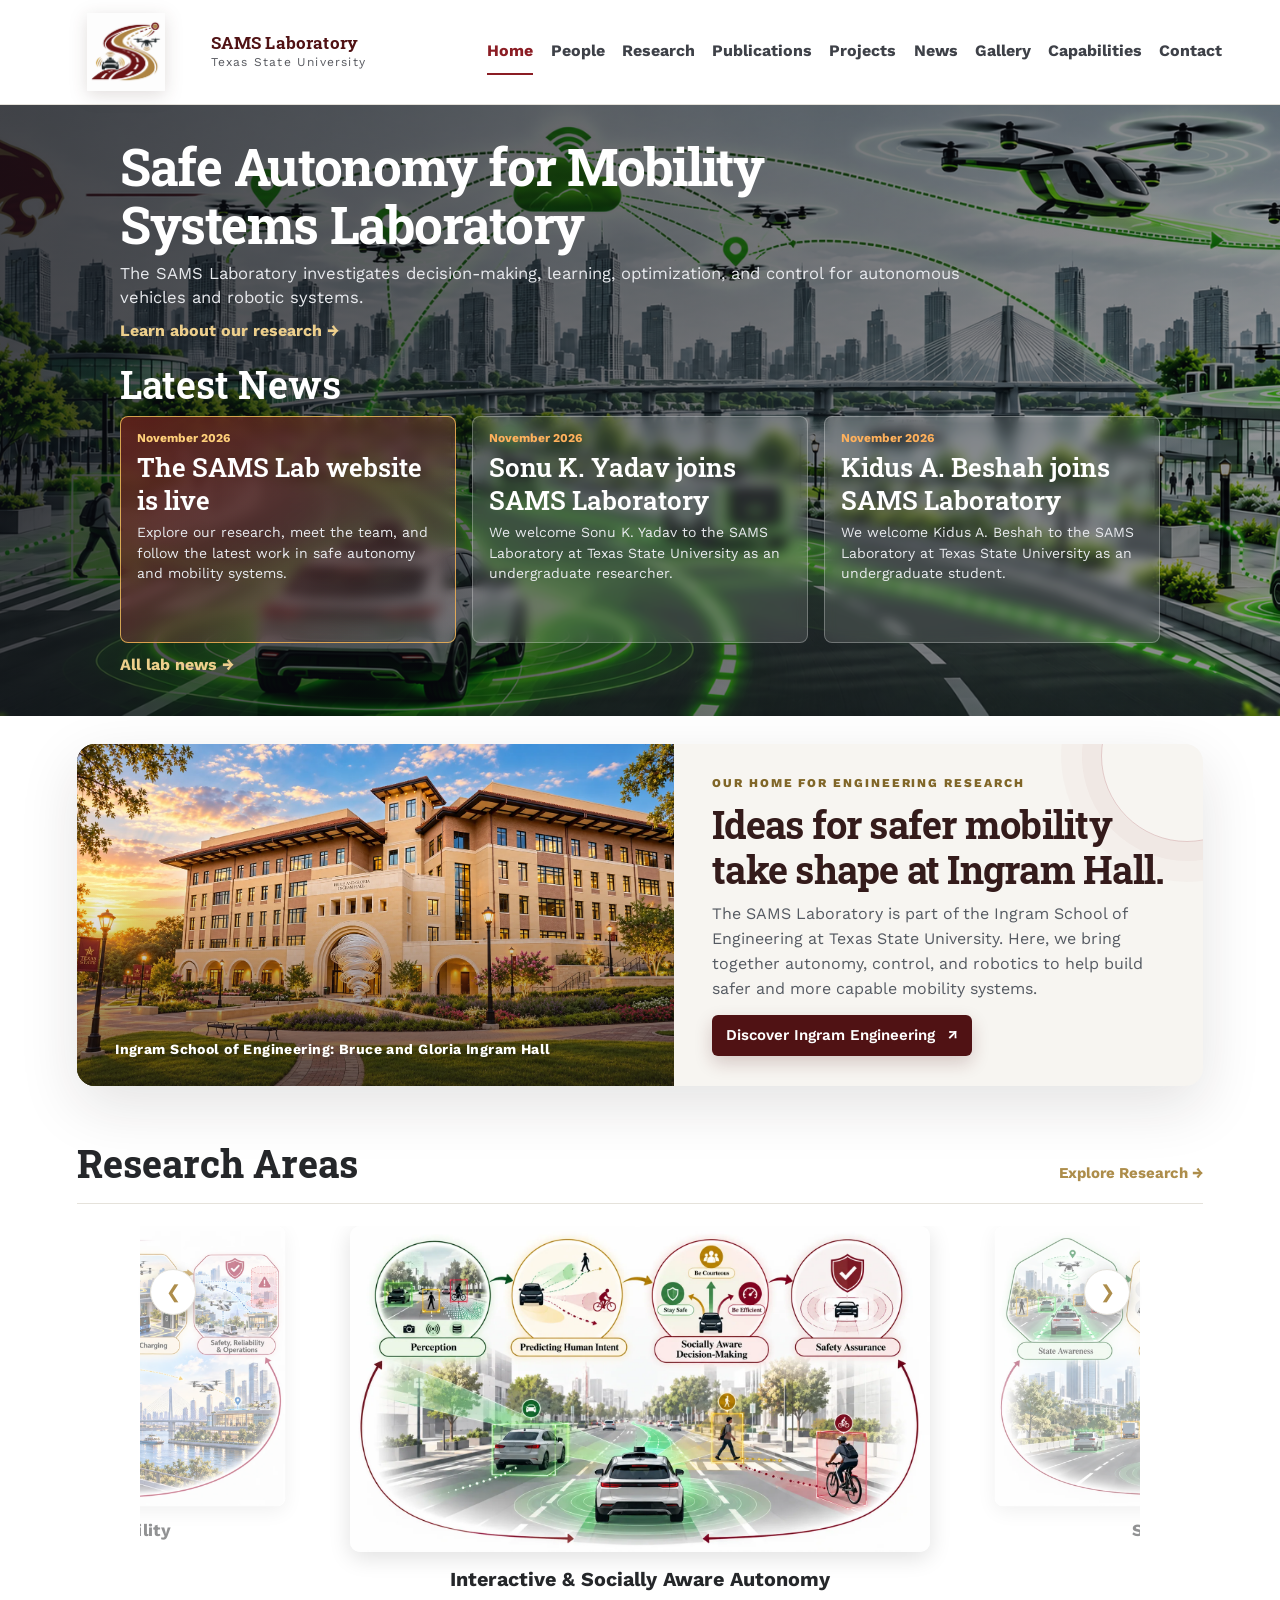
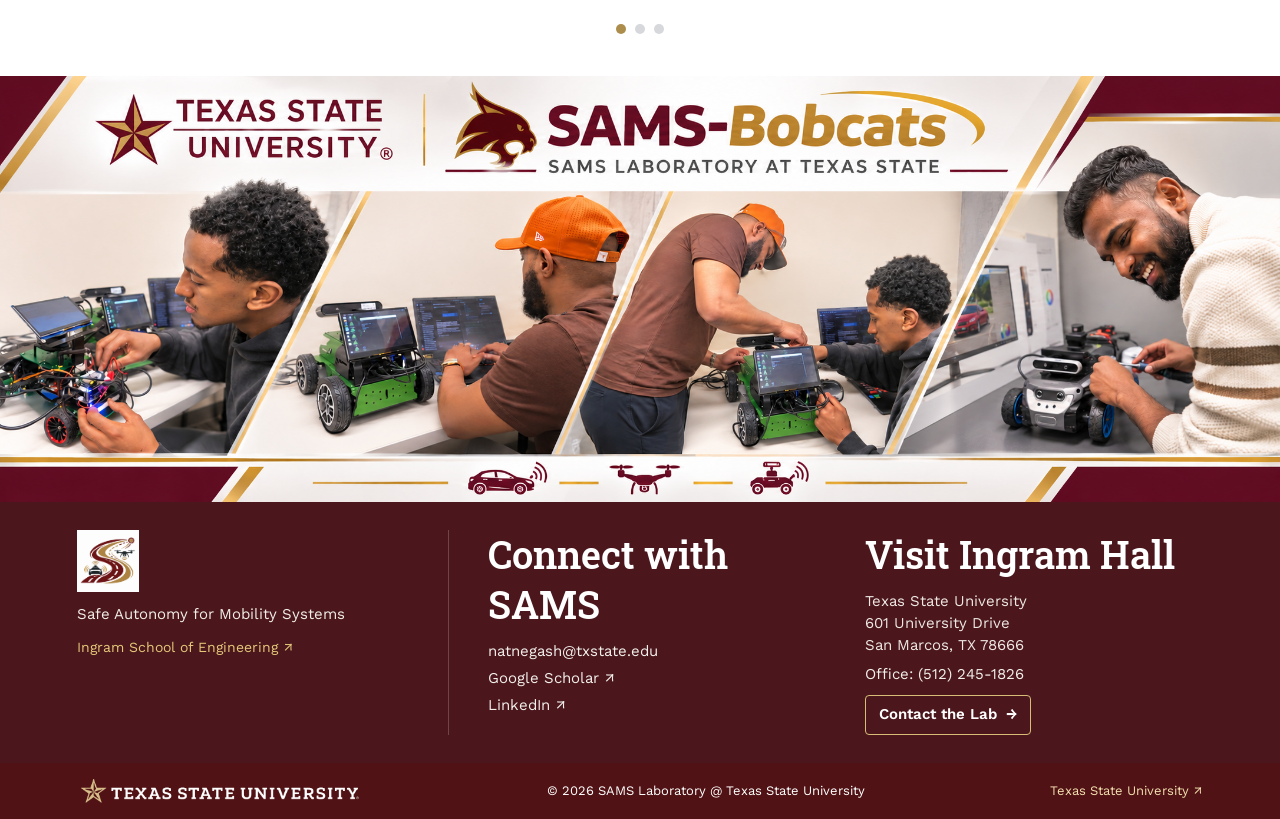
<file: index.html>
<!DOCTYPE html>
<html lang="en">

<head>
    <meta charset="utf-8" />
    <meta name="viewport" content="width=device-width, initial-scale=1" />
    <meta name="theme-color" content="#501214" />

    <title>Home | SAMS Lab — Texas State University</title>

    <meta
        name="description"
        content="SAMS Laboratory at Texas State University: safe, intelligent, and human-aware mobility systems."
    />

    <link href="style.css" rel="stylesheet" />
  <link rel="icon" type="image/x-icon" href="/assets/favicon.ico">
  <link rel="icon" type="image/png" sizes="48x48" href="/assets/SAMS-LOGO-2.png">
  <link rel="icon" type="image/png" sizes="192x192" href="/assets/sams-favicon-192.png">
  <link rel="apple-touch-icon" sizes="180x180" href="/assets/sams-favicon-180.png">
<style>
.sams-bobcats-banner{display:block;width:100%;margin:0;padding:0;overflow:hidden;line-height:0;background:#501214}
.sams-bobcats-banner img{display:block;width:100%;height:auto;max-width:none;object-fit:cover}
</style>
</head>

<body class="home">

    <!-- Navigation Header -->
    <header class="site-header">
  <a class="brand" href="index.html" aria-label="SAMS Laboratory home">
    <img src="assets/SAMS-Logo.png" alt="SAMS Laboratory logo" />
    <span class="brand-text"><strong>SAMS Laboratory</strong><span>Texas State University</span></span>
  </a>
  <button class="menu" type="button" aria-label="Toggle navigation" aria-expanded="false">☰ Menu</button>
  <nav aria-label="Main navigation">
    <a href="index.html">Home</a>
    <a href="people.html">People</a>
    <a href="research.html">Research</a>
    <a href="publications.html">Publications</a>
    <a href="projects.html">Projects</a>
    <a href="news.html">News</a>
    <a href="gallery.html">Gallery</a>
    <a href="capabilities.html">Capabilities</a>
    <a href="contact.html">Contact</a>
  </nav>
</header>

    <!-- Full-width hero: image with darkened overlay and text on top -->
    <section class="hero-overlay">
        <img class="hero-bg" src="assets/Neon Green Smart City Mobility.png" alt="" />
        <div class="hero-content academic-intro">

                    <h1>
                        Safe Autonomy for Mobility Systems Laboratory
                    </h1>

                    <p>
                        The SAMS Laboratory investigates decision-making,
                        learning, optimization, and control for autonomous
                        vehicles and robotic systems.
                    </p>

                    <a class="academic-link" href="research.html">
                        Learn about our research →
                    </a>
        
<section class="sams-section hero-news" aria-labelledby="news-heading"><h2 id="news-heading">Latest News</h2><div class="news-viewport"><div class="news-track"><article class="sams-news-item news-live"><div class="sams-date">November 2026</div><h3>The SAMS Lab website is live</h3><p>Explore our research, meet the team, and follow the latest work in safe autonomy and mobility systems.</p></article><article class="sams-news-item"><div class="sams-date">November 2026</div><h3>Sonu K. Yadav joins SAMS Laboratory</h3><p>We welcome Sonu K. Yadav to the SAMS Laboratory at Texas State University as an undergraduate researcher.</p></article><article class="sams-news-item"><div class="sams-date">November 2026</div><h3>Kidus A. Beshah joins SAMS Laboratory</h3><p>We welcome Kidus A. Beshah to the SAMS Laboratory at Texas State University as an undergraduate student.</p></article><article class="sams-news-item"><div class="sams-date">October 2026</div><h3>Masum Billah Pial joins SAMS Laboratory</h3><p>We welcome Masum Billah Pial to the SAMS Laboratory at Texas State University as a graduate student.</p></article><article class="sams-news-item"><div class="sams-date">August 2026</div><h3>Bereket Kebede joins SAMS Laboratory</h3><p>We welcome Bereket Kebede to the SAMS Laboratory at Texas State University as a Ph.D. student in Mechanical Engineering.</p></article><article class="sams-news-item"><div class="sams-date">August 2026</div><h3>Dr. Negash joins Texas State University as a tenure-track Assistant Professor</h3><p>Mechanical Engineering: Control and Robotics</p></article></div></div><p class="hero-news-link"><a class="academic-link" href="news.html">All lab news →</a></p></section>
        </div>
    </section>

    <main>

        <div class="shell">

            <section class="campus-feature" aria-labelledby="campus-heading">
                <div class="campus-photo-wrap">
                    <img src="assets/ingram-hall-exterior.webp" alt="Bruce and Gloria Ingram Hall at Texas State University at sunset" class="campus-photo" />
                    <span class="campus-photo-label">Ingram School of Engineering: Bruce and Gloria Ingram Hall</span>
                </div>
                <div class="campus-copy">
                    <p class="eyebrow">Our home for engineering research</p>
                    <h2 id="campus-heading">Ideas for safer mobility take shape at Ingram Hall.</h2>
                    <p>The SAMS Laboratory is part of the Ingram School of Engineering at Texas State University. Here, we bring together autonomy, control, and robotics to help build safer and more capable mobility systems.</p>
                    <a class="campus-cta" href="https://www.engineering.txst.edu/" target="_blank" rel="noopener">Discover Ingram Engineering <span aria-hidden="true">↗</span></a>
                </div>
            </section>

            <section class="academic-home">

                <!-- Research Areas Heading -->
                <div class="academic-heading">

                    <h2>Research Areas</h2>

                    <a href="research.html">Explore Research →</a>

                </div>

                <!-- Research Areas slideshow -->
<div class="ra-carousel" aria-roledescription="carousel" aria-label="Research areas">
<button class="ra-arrow ra-prev" type="button" aria-label="Previous research area">&#10094;</button>
<div class="ra-stage">
<a class="ra-slide" href="research.html"><img alt="Interactive and socially aware autonomy" src="assets/thrust1.webp" /> <strong> Interactive &amp; Socially Aware Autonomy </strong></a>
<a class="ra-slide" href="research.html"><img alt="Safe intelligence and control" src="assets/thrust2.webp" /> <strong> Safe Intelligence &amp; Control </strong></a>
<a class="ra-slide" href="research.html"><img alt="Networked air and robot mobility" src="assets/thrust3.webp" /> <strong> Networked Air &amp; Robot Mobility </strong></a>
</div>
<button class="ra-arrow ra-next" type="button" aria-label="Next research area">&#10095;</button>
<div class="ra-dots" role="tablist"></div>
</div>
</section>

        </div>

    </main>

    <section class="sams-bobcats-banner" aria-label="SAMS-Bobcats Robotics Lab">
  <img src="assets/SAMS-Bobcats-Banner-2.png" alt="SAMS-Bobcats Robotics Lab at Texas State University" loading="lazy" />
</section>


    <!-- SAMS Laboratory footer -->
    <footer class="site-footer">
  <div class="footer-main">
    <div class="footer-identity">
      <a class="footer-sams-logo" href="index.html" aria-label="SAMS Laboratory home">
        <img src="assets/SAMS-Logo.png" alt="SAMS Laboratory" />
      </a>
      <p class="footer-tagline">Safe Autonomy for Mobility Systems</p>
      <a class="footer-school-link" href="https://www.engineering.txst.edu/" target="_blank" rel="noopener">Ingram School of Engineering <span aria-hidden="true">↗</span></a>
    </div>
    <div class="footer-column">
      <h2>Connect with SAMS</h2>
      <a href="mailto:natnegash@txstate.edu">natnegash@txstate.edu</a>
      <a href="https://scholar.google.com/citations?user=de8_IgUAAAAJ&amp;hl=en" target="_blank" rel="noopener">Google Scholar <span aria-hidden="true">↗</span></a>
      <a href="https://www.linkedin.com/in/natnael-m-negash-ph-d-12721473/" target="_blank" rel="noopener">LinkedIn <span aria-hidden="true">↗</span></a>
    </div>
    <div class="footer-column footer-school">
      <h2>Visit Ingram Hall</h2>
      <p>Texas State University<br />601 University Drive<br />San Marcos, TX 78666</p>
      <a href="tel:+15122451826">Office: (512) 245-1826</a>
      <a class="footer-contact" href="contact.html">Contact the Lab <span aria-hidden="true">→</span></a>
    </div>
  </div>
  <div class="footer-bottom">
    <a class="footer-txst-logo" href="https://www.txst.edu/" target="_blank" rel="noopener" aria-label="Texas State University website"><img src="assets/txst-horizontal-logo.png" alt="Texas State University" /></a>
    <span>© 2026 SAMS Laboratory @ Texas State University</span>
    <a href="https://www.txst.edu/" target="_blank" rel="noopener">Texas State University <span aria-hidden="true">↗</span></a>
  </div>
</footer>

    <script src="script.js"></script>

</body>
</html>
</file>
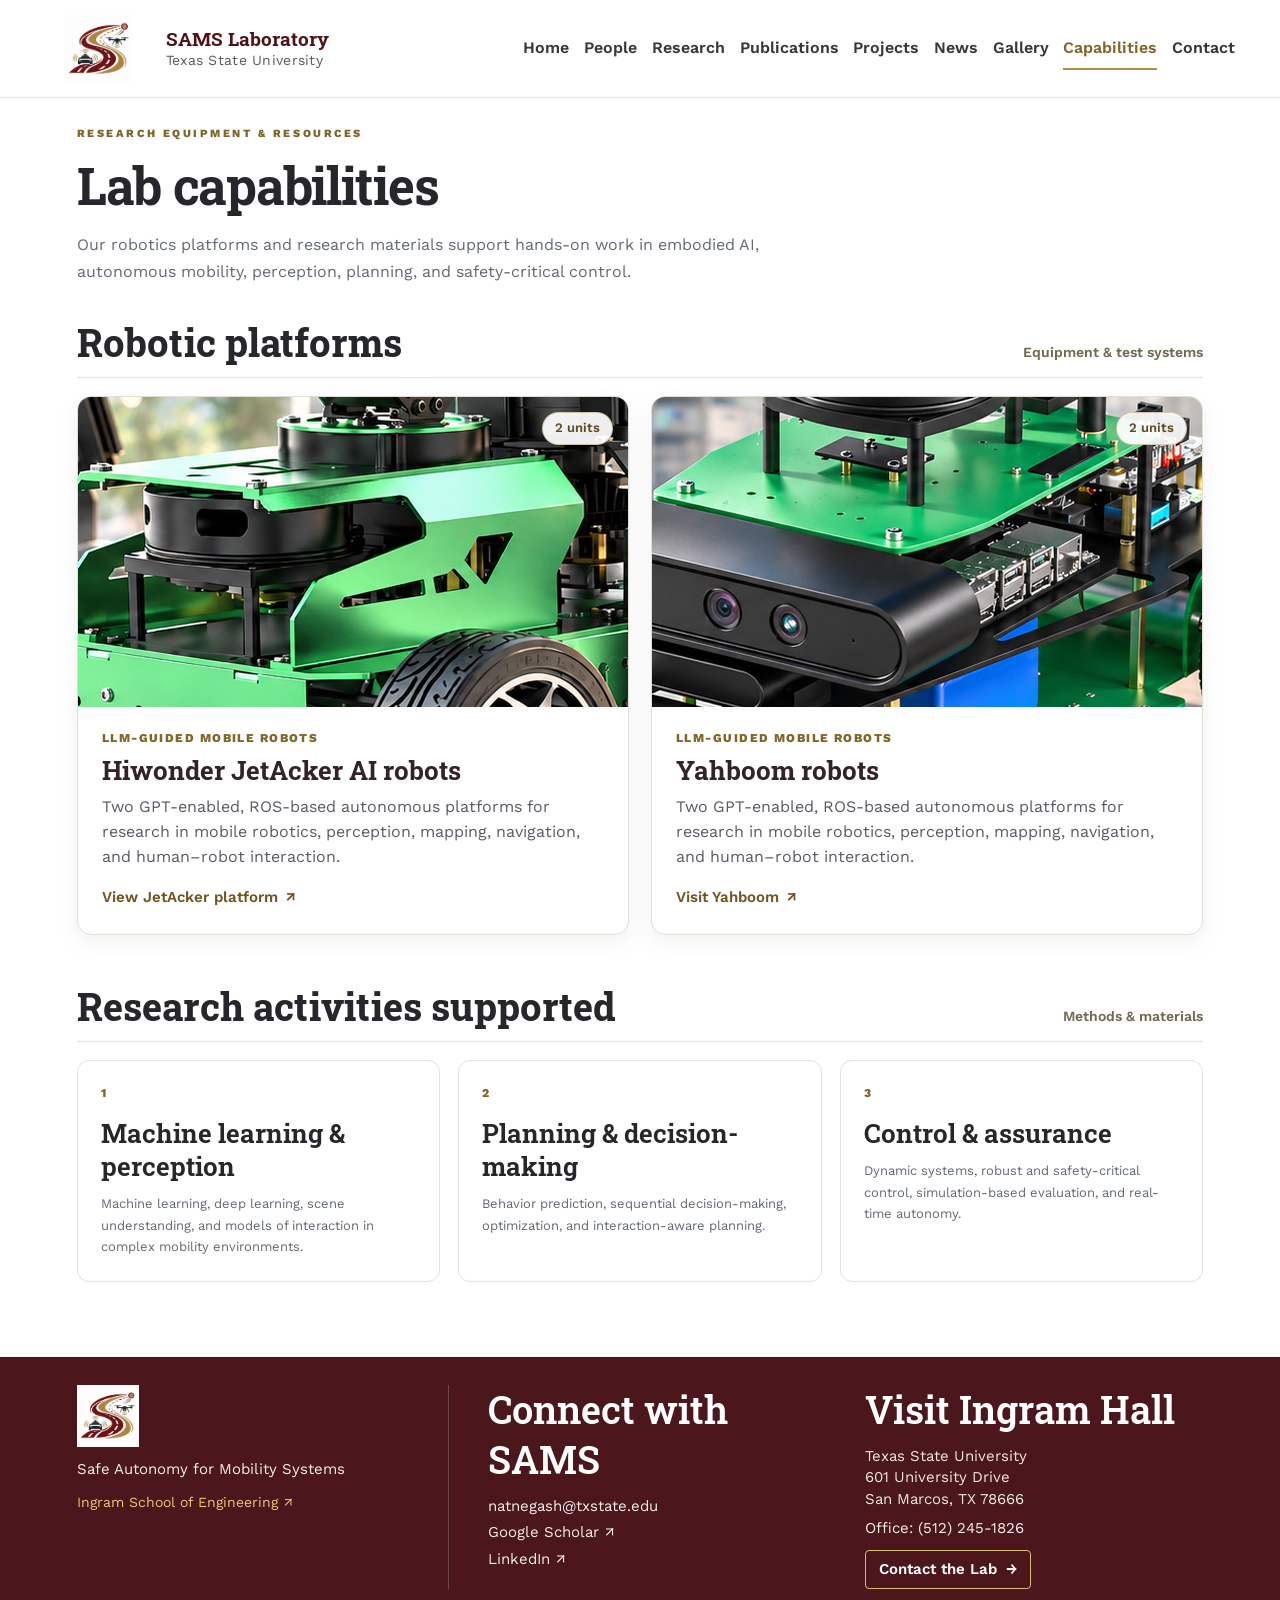
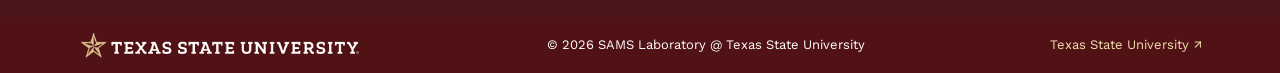
<file: capabilities.html>
<!DOCTYPE html><html lang="en"><head><meta charset="UTF-8"><meta name="viewport" content="width=device-width,initial-scale=1"><meta name="theme-color" content="#501214"><title>Capabilities | SAMS Lab — Texas State University</title><meta name="description" content="SAMS Laboratory at Texas State University: safe, intelligent, and human-aware mobility systems."><link rel="stylesheet" href="style.css">  <link rel="icon" type="image/x-icon" href="/assets/favicon.ico">
  <link rel="icon" type="image/png" sizes="48x48" href="/assets/sams-favicon-48.png">
  <link rel="icon" type="image/png" sizes="192x192" href="/assets/sams-favicon-192.png">
  <link rel="apple-touch-icon" sizes="180x180" href="/assets/sams-favicon-180.png">
</head><body class="site-page"><header class="site-header">
  <a class="brand" href="index.html" aria-label="SAMS Laboratory home">
    <img src="assets/SAMS-Logo.png" alt="SAMS Laboratory logo" />
    <span class="brand-text"><strong>SAMS Laboratory</strong><span>Texas State University</span></span>
  </a>
  <button class="menu" type="button" aria-label="Toggle navigation" aria-expanded="false">☰ Menu</button>
  <nav aria-label="Main navigation">
    <a href="index.html">Home</a>
    <a href="people.html">People</a>
    <a href="research.html">Research</a>
    <a href="publications.html">Publications</a>
    <a href="projects.html">Projects</a>
    <a href="news.html">News</a>
    <a href="gallery.html">Gallery</a>
    <a href="capabilities.html">Capabilities</a>
    <a href="contact.html">Contact</a>
  </nav>
</header><main>
  <div class="shell capabilities-shell">
    <div class="page-top">
      <p class="eyebrow">Research equipment &amp; resources</p>
      <h1 class="heading">Lab capabilities</h1>
      <p class="lead">Our robotics platforms and research materials support hands-on work in embodied AI, autonomous mobility, perception, planning, and safety-critical control.</p>
    </div>

    <section class="capability-section" aria-labelledby="platforms-heading">
      <div class="academic-heading"><h2 id="platforms-heading">Robotic platforms</h2><span>Equipment &amp; test systems</span></div>
      <div class="capability-equipment-grid">
        <a class="capability-equipment-card" href="https://www.hiwonder.com/products/jetacker" target="_blank" rel="noopener" aria-label="View the official Hiwonder JetAcker product page">
          <div class="capability-card-media">
            <img class="capability-equipment-image" src="assets/JetAcker-Robots.png" alt="Two Hiwonder JetAcker AI robots">
            <div class="capability-photo-placeholder"><strong>JetAcker robot image</strong><span>Add <code>assets/JetAcker-Robots.png</code> to display the photo here.</span></div>
            <span class="capability-unit-badge">2 units</span>
          </div>
          <div class="capability-card-copy">
            <p class="eyebrow">LLM-guided Mobile Robots</p>
            <h3>Hiwonder JetAcker AI robots</h3>
            <p>Two GPT-enabled, ROS-based autonomous platforms for research in mobile robotics, perception, mapping, navigation, and human–robot interaction.</p>
            <span class="capability-card-link">View JetAcker platform <span aria-hidden="true">↗</span></span>
          </div>
        </a>

        <a class="capability-equipment-card" href="https://www.yahboom.net/" target="_blank" rel="noopener" aria-label="Explore Yahboom robotics platforms">
          <div class="capability-card-media">
            <img class="capability-equipment-image" src="assets/Yahboom-Robots1.png" alt="Yahboom robots used by the SAMS Laboratory">
            <div class="capability-photo-placeholder"><strong>JetAcker robot image</strong><span>Add <code>assets/Yahboom-Robots1.png</code> to display the photo here.</span></div>
            <span class="capability-unit-badge">2 units</span>
          </div>
          <div class="capability-card-copy">
            <p class="eyebrow">LLM-guided Mobile Robots</p>
            <h3>Yahboom robots</h3>
            <p>Two GPT-enabled, ROS-based autonomous platforms for research in mobile robotics, perception, mapping, navigation, and human–robot interaction.</p>
            <span class="capability-card-link">Visit Yahboom <span aria-hidden="true">↗</span></span>
          </div>
        </a>

        
      </div>
      <!-- Add future equipment by duplicating a capability-equipment-card and updating its image, title, description, and link. -->
    </section>

    <section class="capability-section supported-work" aria-labelledby="supported-work-heading">
      <div class="academic-heading"><h2 id="supported-work-heading">Research activities supported</h2><span>Methods &amp; materials</span></div>
      <div class="cards">
        <article class="card"><div class="num">1</div><h3>Machine learning &amp; perception</h3><p>Machine learning, deep learning, scene understanding, and models of interaction in complex mobility environments.</p></article>
        <article class="card"><div class="num">2</div><h3>Planning &amp; decision-making</h3><p>Behavior prediction, sequential decision-making, optimization, and interaction-aware planning.</p></article>
        <article class="card"><div class="num">3</div><h3>Control &amp; assurance</h3><p>Dynamic systems, robust and safety-critical control, simulation-based evaluation, and real-time autonomy.</p></article>
      </div>
    </section>
  </div>
</main><footer class="site-footer">
  <div class="footer-main">
    <div class="footer-identity">
      <a class="footer-sams-logo" href="index.html" aria-label="SAMS Laboratory home">
        <img src="assets/SAMS-Logo.png" alt="SAMS Laboratory" />
      </a>
      <p class="footer-tagline">Safe Autonomy for Mobility Systems</p>
      <a class="footer-school-link" href="https://www.engineering.txst.edu/" target="_blank" rel="noopener">Ingram School of Engineering <span aria-hidden="true">↗</span></a>
    </div>
    <div class="footer-column">
      <h2>Connect with SAMS</h2>
      <a href="mailto:natnegash@txstate.edu">natnegash@txstate.edu</a>
      <a href="https://scholar.google.com/citations?user=de8_IgUAAAAJ&amp;hl=en" target="_blank" rel="noopener">Google Scholar <span aria-hidden="true">↗</span></a>
      <a href="https://www.linkedin.com/in/natnael-m-negash-ph-d-12721473/" target="_blank" rel="noopener">LinkedIn <span aria-hidden="true">↗</span></a>
    </div>
    <div class="footer-column footer-school">
      <h2>Visit Ingram Hall</h2>
      <p>Texas State University<br />601 University Drive<br />San Marcos, TX 78666</p>
      <a href="tel:+15122451826">Office: (512) 245-1826</a>
      <a class="footer-contact" href="contact.html">Contact the Lab <span aria-hidden="true">→</span></a>
    </div>
  </div>
  <div class="footer-bottom">
    <a class="footer-txst-logo" href="https://www.txst.edu/" target="_blank" rel="noopener" aria-label="Texas State University website"><img src="assets/txst-horizontal-logo.png" alt="Texas State University" /></a>
    <span>© 2026 SAMS Laboratory @ Texas State University</span>
    <a href="https://www.txst.edu/" target="_blank" rel="noopener">Texas State University <span aria-hidden="true">↗</span></a>
  </div>
</footer><script src="script.js"></script></body></html>
</file>
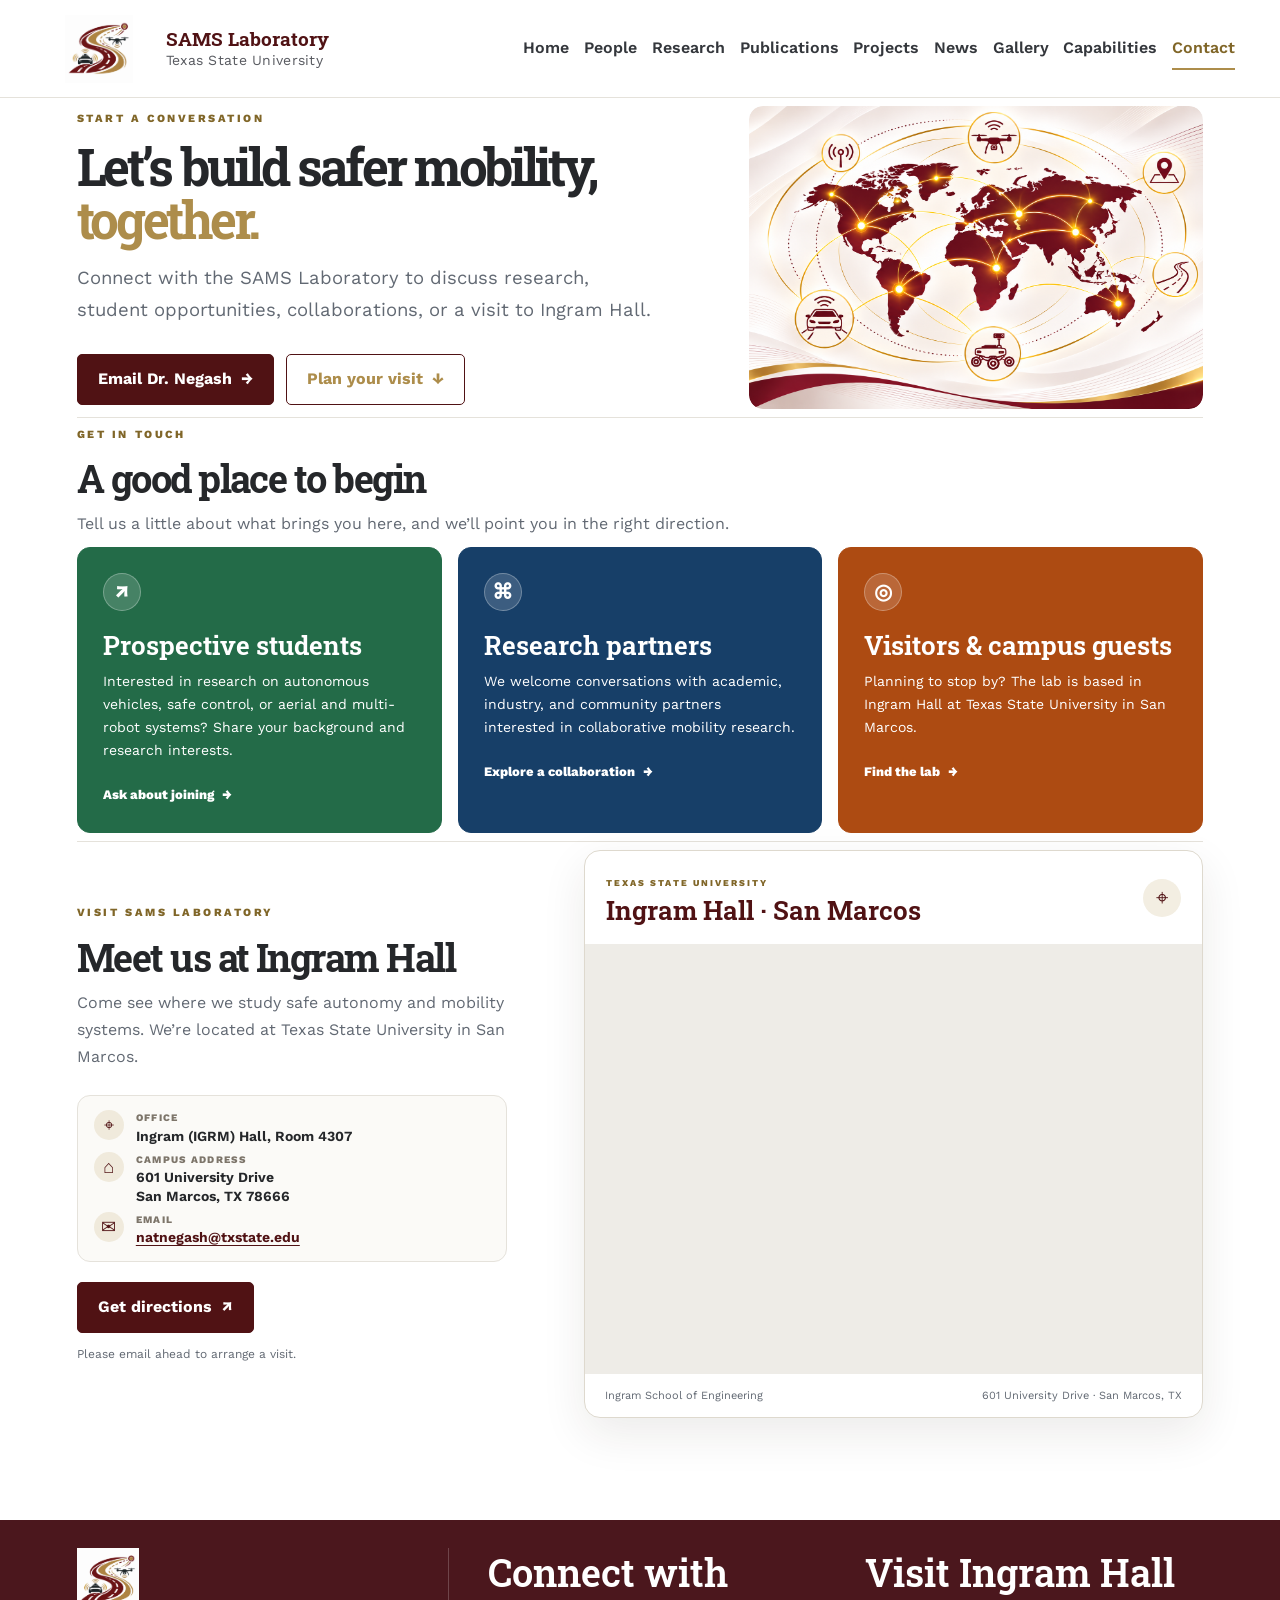
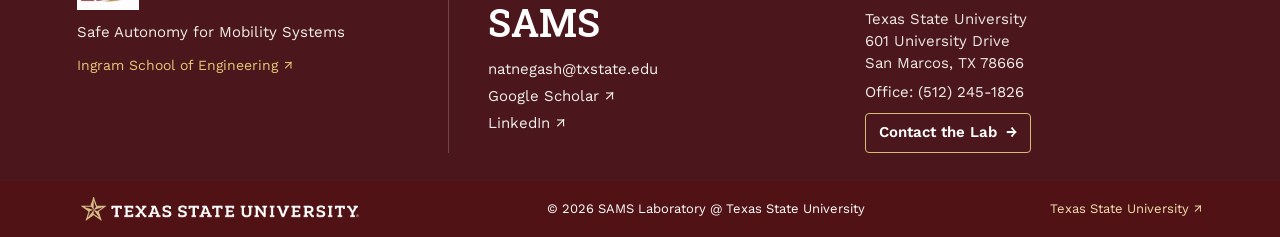
<file: contact.html>
<!DOCTYPE html><html lang="en"><head><meta charset="UTF-8"><meta name="viewport" content="width=device-width,initial-scale=1"><meta name="theme-color" content="#501214"><title>Contact | SAMS Lab — Texas State University</title><meta name="description" content="SAMS Laboratory at Texas State University: safe, intelligent, and human-aware mobility systems."><link rel="stylesheet" href="style.css">  <link rel="icon" type="image/x-icon" href="/assets/favicon.ico">
  <link rel="icon" type="image/png" sizes="48x48" href="/assets/sams-favicon-48.png">
  <link rel="icon" type="image/png" sizes="192x192" href="/assets/sams-favicon-192.png">
  <link rel="apple-touch-icon" sizes="180x180" href="/assets/sams-favicon-180.png">
<style>
/* Compact the office, address, and email rows while preserving their type size. */
.contact-location-card{gap:10px;padding:18px 22px}
.location-detail{gap:10px}
.location-icon{width:30px;height:30px}
/* Refined SAMS monogram panel with quiet maroon-and-gold route detailing. */
.contact-hero-art{isolation:isolate;min-height:330px;border-radius:22px;background:linear-gradient(140deg,#fbfaf6 0%,#f1eee6 55%,#e9e4d8 100%);box-shadow:0 18px 42px rgba(47,31,24,.09)}
.contact-hero-art:before{z-index:-1;width:72%;aspect-ratio:1;border:1px solid rgba(80,18,20,.12)}
.contact-hero-art:after{z-index:-1;width:89%;aspect-ratio:1;border:1px dashed rgba(173,141,75,.38)}
.contact-orbit{z-index:0}
.orbit-one{width:77%;height:43%;border-top:2px solid rgba(173,141,75,.9);border-bottom:2px solid rgba(173,141,75,.9);transform:rotate(-27deg)}
.orbit-two{width:59%;height:29%;border-top:1px solid rgba(80,18,20,.72);border-bottom:1px solid rgba(80,18,20,.72);transform:rotate(34deg)}
.contact-art-mark{z-index:1;position:relative;width:142px;height:142px;border:1px solid #d7bd76;border-radius:34px;background:linear-gradient(145deg,#5b1d22,#3f1015);color:#fff;font:700 92px/1 Georgia,'Times New Roman',serif;letter-spacing:-.08em;text-shadow:0 3px 0 rgba(0,0,0,.13);box-shadow:0 16px 34px rgba(54,16,20,.24),inset 0 0 0 7px rgba(215,189,118,.12);transform:rotate(-5deg)}
.contact-art-mark:before{content:"";position:absolute;inset:11px;border:1px solid rgba(231,210,156,.7);border-radius:25px}
.contact-art-mark:after{content:"";position:absolute;bottom:24px;left:50%;width:32px;height:2px;border-radius:2px;background:#d7bd76;transform:translateX(-50%)}
.contact-art-label{padding:8px 12px;border:1px solid rgba(80,18,20,.08);background:rgba(255,255,255,.94);color:#501214;font-size:10px;box-shadow:0 5px 16px rgba(36,24,23,.08)}
@media(max-width:560px){.contact-location-card{gap:10px;padding:17px}.contact-hero-art{min-height:245px}.contact-art-mark{width:116px;height:116px;font-size:76px}.contact-art-mark:before{inset:9px;border-radius:22px}.contact-art-mark:after{bottom:19px;width:27px}}
/* Compact contact sections and the three office details while preserving text sizes. */
.contact-hero{min-height:0!important;padding:8px 0!important}
.contact-hero-art{min-height:0!important;aspect-ratio:1.8/1!important}
.contact-connect{padding:8px 0!important}
.contact-section-heading{margin-bottom:10px!important}
.contact-visit{padding-top:8px!important}
.contact-location-card{gap:2px!important;padding:12px 16px!important}
.contact-location-card .location-detail{gap:8px!important;padding:2px 0!important}
.contact-location-card .location-detail>div{gap:1px!important}
.contact-location-card .location-detail strong,.contact-location-card .location-detail a{line-height:1.35!important}
@media(max-width:850px){.contact-hero{padding:8px 0!important}.contact-hero-art{aspect-ratio:1.8/1!important}.contact-connect{padding:8px 0!important}.contact-visit{padding-top:8px!important}}
@media(max-width:560px){.contact-hero{padding:6px 0!important}.contact-hero-art{aspect-ratio:1.65/1!important}.contact-connect{padding:6px 0!important}.contact-section-heading{margin-bottom:8px!important}.contact-visit{padding-top:6px!important}.contact-location-card{gap:1px!important;padding:10px 12px!important}.contact-location-card .location-detail{gap:7px!important;padding:1px 0!important}}
/* Distinct SAMS opportunity cards with high-contrast white content. */
.contact-opportunity-grid .contact-opportunity:nth-child(1){background:#236b48!important;border-color:#236b48!important;color:#fff!important}
.contact-opportunity-grid .contact-opportunity:nth-child(2){background:#173f68!important;border-color:#173f68!important;color:#fff!important}
.contact-opportunity-grid .contact-opportunity:nth-child(3){background:#ad4b12!important;border-color:#ad4b12!important;color:#fff!important}
.contact-opportunity-grid .contact-opportunity h3,
.contact-opportunity-grid .contact-opportunity p,
.contact-opportunity-grid .contact-opportunity>a,
.contact-opportunity-grid .contact-opportunity>a span{color:#fff!important}
.contact-opportunity-grid .contact-opportunity-icon{background:rgba(255,255,255,.16)!important;color:#fff!important;border:1px solid rgba(255,255,255,.28)}
.contact-opportunity-grid .contact-opportunity:hover{box-shadow:0 14px 34px rgba(20,25,30,.2)}
.contact-opportunity-grid .contact-opportunity:nth-child(1):hover{border-color:#236b48!important}
.contact-opportunity-grid .contact-opportunity:nth-child(2):hover{border-color:#173f68!important}
.contact-opportunity-grid .contact-opportunity:nth-child(3):hover{border-color:#ad4b12!important}
/* Use the text-free global mobility illustration in the contact hero. */
.contact-hero-art{display:block!important;min-height:0!important;aspect-ratio:1.5/1!important;overflow:hidden!important;padding:0!important;border:0!important;border-radius:14px!important;background:transparent!important;box-shadow:none!important}
.contact-hero-art:before,.contact-hero-art:after{display:none!important}
.contact-hero-illustration{display:block;width:100%;height:100%;object-fit:cover;border-radius:14px}
</style>
</head><body class="site-page contact-page"><header class="site-header">
  <a class="brand" href="index.html" aria-label="SAMS Laboratory home">
    <img src="assets/SAMS-Logo.png" alt="SAMS Laboratory logo" />
    <span class="brand-text"><strong>SAMS Laboratory</strong><span>Texas State University</span></span>
  </a>
  <button class="menu" type="button" aria-label="Toggle navigation" aria-expanded="false">☰ Menu</button>
  <nav aria-label="Main navigation">
    <a href="index.html">Home</a>
    <a href="people.html">People</a>
    <a href="research.html">Research</a>
    <a href="publications.html">Publications</a>
    <a href="projects.html">Projects</a>
    <a href="news.html">News</a>
    <a href="gallery.html">Gallery</a>
    <a href="capabilities.html">Capabilities</a>
    <a href="contact.html">Contact</a>
  </nav>
</header><main class="contact-main"><div class="shell contact-shell">
  <section class="contact-hero" aria-labelledby="contact-heading">
    <div class="contact-hero-copy">
      <p class="eyebrow">Start a conversation</p>
      <h1 class="heading" id="contact-heading">Let’s build safer mobility, <span>together.</span></h1>
      <p class="lead">Connect with the SAMS Laboratory to discuss research, student opportunities, collaborations, or a visit to Ingram Hall.</p>
      <div class="contact-actions"><a class="btn" href="mailto:natnegash@txstate.edu">Email Dr. Negash <span aria-hidden="true">→</span></a><a class="btn alt" href="#visit-sams">Plan your visit <span aria-hidden="true">↓</span></a></div>
    </div>
    <div class="contact-hero-art"><img class="contact-hero-illustration" src="assets/Golden Global Mobility Network.png" alt="Global mobility network connecting autonomous vehicles, aerial robots, and road systems" loading="lazy" /></div>
  </section>

  <section class="contact-connect" aria-labelledby="connect-heading">
    <div class="contact-section-heading"><p class="eyebrow">Get in touch</p><h2 id="connect-heading">A good place to begin</h2><p>Tell us a little about what brings you here, and we’ll point you in the right direction.</p></div>
    <div class="contact-opportunity-grid">
      <article class="contact-opportunity"><span class="contact-opportunity-icon" aria-hidden="true">↗</span><h3>Prospective students</h3><p>Interested in research on autonomous vehicles, safe control, or aerial and multi-robot systems? Share your background and research interests.</p><a href="mailto:natnegash@txstate.edu?subject=SAMS%20Lab%20student%20inquiry">Ask about joining <span aria-hidden="true">→</span></a></article>
      <article class="contact-opportunity"><span class="contact-opportunity-icon" aria-hidden="true">⌘</span><h3>Research partners</h3><p>We welcome conversations with academic, industry, and community partners interested in collaborative mobility research.</p><a href="mailto:natnegash@txstate.edu?subject=SAMS%20Lab%20collaboration">Explore a collaboration <span aria-hidden="true">→</span></a></article>
      <article class="contact-opportunity"><span class="contact-opportunity-icon" aria-hidden="true">◎</span><h3>Visitors &amp; campus guests</h3><p>Planning to stop by? The lab is based in Ingram Hall at Texas State University in San Marcos.</p><a href="#visit-sams">Find the lab <span aria-hidden="true">→</span></a></article>
    </div>
  </section>

  <section class="contact-visit" id="visit-sams" aria-labelledby="visit-heading">
    <div class="contact-visit-copy">
      <p class="eyebrow">Visit SAMS Laboratory</p><h2 id="visit-heading">Meet us at Ingram Hall</h2>
      <p class="contact-visit-intro">Come see where we study safe autonomy and mobility systems. We’re located at Texas State University in San Marcos.</p>
      <div class="contact-location-card">
        <div class="location-detail"><span class="location-icon" aria-hidden="true">⌖</span><div><span class="location-label">Office</span><strong>Ingram (IGRM) Hall, Room 4307</strong></div></div>
        <div class="location-detail"><span class="location-icon" aria-hidden="true">⌂</span><div><span class="location-label">Campus address</span><strong>601 University Drive<br>San Marcos, TX 78666</strong></div></div>
        <div class="location-detail"><span class="location-icon" aria-hidden="true">✉</span><div><span class="location-label">Email</span><a href="mailto:natnegash@txstate.edu">natnegash@txstate.edu</a></div></div>
      </div>
      <a class="btn contact-directions" href="https://www.google.com/maps/dir/?api=1&amp;destination=Ingram+Hall%2C+Texas+State+University%2C+601+University+Drive%2C+San+Marcos%2C+TX+78666" target="_blank" rel="noopener">Get directions <span aria-hidden="true">↗</span></a>
      <p class="contact-visit-note">Please email ahead to arrange a visit.</p>
    </div>
    <div class="contact-map-wrap"><div class="contact-map-heading"><div><span class="eyebrow">Texas State University</span><h3>Ingram Hall · San Marcos</h3></div><span class="map-pin" aria-hidden="true">⌖</span></div><iframe title="Map showing Ingram Hall at Texas State University in San Marcos, Texas" src="https://www.google.com/maps?q=Ingram+Hall,+Texas+State+University,+601+University+Drive,+San+Marcos,+TX+78666&amp;output=embed" loading="lazy" referrerpolicy="no-referrer-when-downgrade" allowfullscreen></iframe><div class="contact-map-caption"><span>Ingram School of Engineering</span><span>601 University Drive · San Marcos, TX</span></div></div>
  </section>
</div></main><footer class="site-footer">
  <div class="footer-main">
    <div class="footer-identity">
      <a class="footer-sams-logo" href="index.html" aria-label="SAMS Laboratory home">
        <img src="assets/SAMS-Logo.png" alt="SAMS Laboratory" />
      </a>
      <p class="footer-tagline">Safe Autonomy for Mobility Systems</p>
      <a class="footer-school-link" href="https://www.engineering.txst.edu/" target="_blank" rel="noopener">Ingram School of Engineering <span aria-hidden="true">↗</span></a>
    </div>
    <div class="footer-column">
      <h2>Connect with SAMS</h2>
      <a href="mailto:natnegash@txstate.edu">natnegash@txstate.edu</a>
      <a href="https://scholar.google.com/citations?user=de8_IgUAAAAJ&amp;hl=en" target="_blank" rel="noopener">Google Scholar <span aria-hidden="true">↗</span></a>
      <a href="https://www.linkedin.com/in/natnael-m-negash-ph-d-12721473/" target="_blank" rel="noopener">LinkedIn <span aria-hidden="true">↗</span></a>
    </div>
    <div class="footer-column footer-school">
      <h2>Visit Ingram Hall</h2>
      <p>Texas State University<br />601 University Drive<br />San Marcos, TX 78666</p>
      <a href="tel:+15122451826">Office: (512) 245-1826</a>
      <a class="footer-contact" href="contact.html">Contact the Lab <span aria-hidden="true">→</span></a>
    </div>
  </div>
  <div class="footer-bottom">
    <a class="footer-txst-logo" href="https://www.txst.edu/" target="_blank" rel="noopener" aria-label="Texas State University website"><img src="assets/txst-horizontal-logo.png" alt="Texas State University" /></a>
    <span>© 2026 SAMS Laboratory @ Texas State University</span>
    <a href="https://www.txst.edu/" target="_blank" rel="noopener">Texas State University <span aria-hidden="true">↗</span></a>
  </div>
</footer><script src="script.js"></script></body></html>
</file>
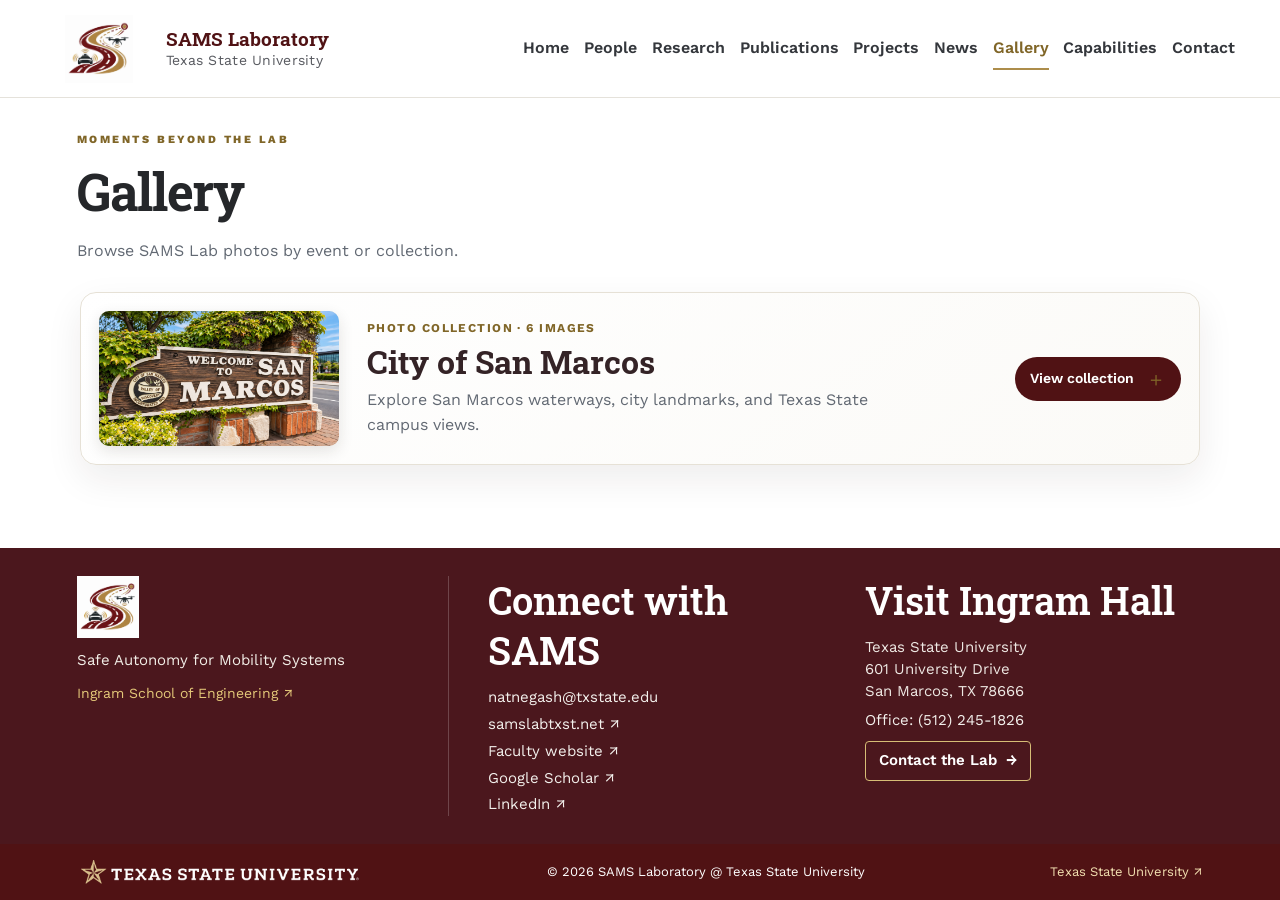
<file: gallery.html>
<!DOCTYPE html><html lang="en"><head><meta charset="UTF-8"><meta name="viewport" content="width=device-width,initial-scale=1"><meta name="theme-color" content="#501214"><title>Gallery | SAMS Lab — Texas State University</title><meta name="description" content="SAMS Laboratory at Texas State University: safe, intelligent, and human-aware mobility systems."><link rel="stylesheet" href="style.css">  <link rel="icon" type="image/x-icon" href="/assets/favicon.ico">
  <link rel="icon" type="image/png" sizes="48x48" href="/assets/sams-favicon-48.png">
  <link rel="icon" type="image/png" sizes="192x192" href="/assets/sams-favicon-192.png">
  <link rel="apple-touch-icon" sizes="180x180" href="/assets/sams-favicon-180.png">
</head><body class="site-page"><header class="site-header">
  <a class="brand" href="index.html" aria-label="SAMS Laboratory home">
    <img src="assets/SAMS-Logo.png" alt="SAMS Laboratory logo" />
    <span class="brand-text"><strong>SAMS Laboratory</strong><span>Texas State University</span></span>
  </a>
  <button class="menu" type="button" aria-label="Toggle navigation" aria-expanded="false">☰ Menu</button>
  <nav aria-label="Main navigation">
    <a href="index.html">Home</a>
    <a href="people.html">People</a>
    <a href="research.html">Research</a>
    <a href="publications.html">Publications</a>
    <a href="projects.html">Projects</a>
    <a href="news.html">News</a>
    <a href="gallery.html">Gallery</a>
    <a href="capabilities.html">Capabilities</a>
    <a href="contact.html">Contact</a>
  </nav>
</header><main>
  <div class="shell gallery-page-shell">
    <div class="page-top">
      <p class="eyebrow">Moments beyond the lab</p>
      <h1 class="heading">Gallery</h1>
      <p class="lead">Browse SAMS Lab photos by event or collection.</p>
    </div>

    <!-- Event collection: duplicate this section to add another event or gallery title. -->
    <details class="event-album" aria-labelledby="san-marcos-title">
      <summary class="event-album-header">
        <span class="event-album-cover" aria-hidden="true"><img src="assets/SM-1.png" alt="" loading="lazy"></span>
        <span class="event-album-title-copy">
          <span class="eyebrow">Photo collection · 6 images</span>
          <span class="event-album-title" id="san-marcos-title">City of San Marcos</span>
          <span class="event-album-description">Explore San Marcos waterways, city landmarks, and Texas State campus views.</span>
        </span>
        <span class="event-album-count">View collection</span>
      </summary>
      <div class="event-album-content">
      <div class="event-carousel" data-gallery-carousel role="region" aria-roledescription="carousel" aria-label="City of San Marcos, Texas photo collection">
        <button class="event-arrow event-prev" type="button" aria-label="Previous image">&#10094;</button>
        <div class="event-carousel-track" tabindex="0" aria-label="Photos. Use left and right arrow keys to browse.">
          <figure class="event-slide"><img src="assets/SM-1.png" alt="Scenic view in San Marcos, Texas — image 1 of 6" loading="lazy"><figcaption>San Marcos, Texas · 1 of 6</figcaption></figure>
          <figure class="event-slide"><img src="assets/SM-2.png" alt="Scenic view in San Marcos, Texas — image 2 of 6" loading="lazy"><figcaption>San Marcos, Texas · 2 of 6</figcaption></figure>
          <figure class="event-slide"><img src="assets/SM-5.jpg" alt="Scenic view in San Marcos, Texas — image 3 of 6" loading="lazy"><figcaption>San Marcos, Texas · 3 of 6</figcaption></figure>
          <figure class="event-slide"><img src="assets/SM-6.jpg" alt="Scenic view in San Marcos, Texas — image 4 of 6" loading="lazy"><figcaption>San Marcos, Texas · 4 of 6</figcaption></figure>
          <figure class="event-slide"><img src="assets/SM-TXST-3.png" alt="San Marcos and Texas State University — image 5 of 6" loading="lazy"><figcaption>San Marcos &amp; Texas State · 5 of 6</figcaption></figure>
          <figure class="event-slide"><img src="assets/SM-TXST-4.png" alt="San Marcos and Texas State University — image 6 of 6" loading="lazy"><figcaption>San Marcos &amp; Texas State · 6 of 6</figcaption></figure>
        </div>
        <button class="event-arrow event-next" type="button" aria-label="Next image">&#10095;</button>
      </div>
      <div class="event-carousel-controls">
        <div class="event-dots" role="group" aria-label="Choose a photo"></div>
        <span class="event-counter" aria-live="polite">Image 1 of 6</span>
      </div>
      </div>
    </details>

    <!-- Future albums can be added by duplicating .event-album and changing its title and image list. -->
  </div>
</main><footer class="site-footer">
  <div class="footer-main">
    <div class="footer-identity">
      <a class="footer-sams-logo" href="index.html" aria-label="SAMS Laboratory home">
        <img src="assets/SAMS-Logo.png" alt="SAMS Laboratory" />
      </a>
      <p class="footer-tagline">Safe Autonomy for Mobility Systems</p>
      <a class="footer-school-link" href="https://www.engineering.txst.edu/" target="_blank" rel="noopener">Ingram School of Engineering <span aria-hidden="true">↗</span></a>
    </div>
    <div class="footer-column">
      <h2>Connect with SAMS</h2>
      <a href="mailto:natnegash@txstate.edu">natnegash@txstate.edu</a>
      <a href="https://samslabtxst.net/" target="_blank" rel="noopener">samslabtxst.net <span aria-hidden="true">↗</span></a>
      <a href="https://natnael-m-negash.net/" target="_blank" rel="noopener">Faculty website <span aria-hidden="true">↗</span></a>
      <a href="https://scholar.google.com/citations?user=de8_IgUAAAAJ&amp;hl=en" target="_blank" rel="noopener">Google Scholar <span aria-hidden="true">↗</span></a>
      <a href="https://www.linkedin.com/in/natnael-m-negash-ph-d-12721473/" target="_blank" rel="noopener">LinkedIn <span aria-hidden="true">↗</span></a>
    </div>
    <div class="footer-column footer-school">
      <h2>Visit Ingram Hall</h2>
      <p>Texas State University<br />601 University Drive<br />San Marcos, TX 78666</p>
      <a href="tel:+15122451826">Office: (512) 245-1826</a>
      <a class="footer-contact" href="contact.html">Contact the Lab <span aria-hidden="true">→</span></a>
    </div>
  </div>
  <div class="footer-bottom">
    <a class="footer-txst-logo" href="https://www.txst.edu/" target="_blank" rel="noopener" aria-label="Texas State University website"><img src="assets/txst-horizontal-logo.png" alt="Texas State University" /></a>
    <span>© 2026 SAMS Laboratory @ Texas State University</span>
    <a href="https://www.txst.edu/" target="_blank" rel="noopener">Texas State University <span aria-hidden="true">↗</span></a>
  </div>
</footer><script src="script.js"></script></body></html>
</file>
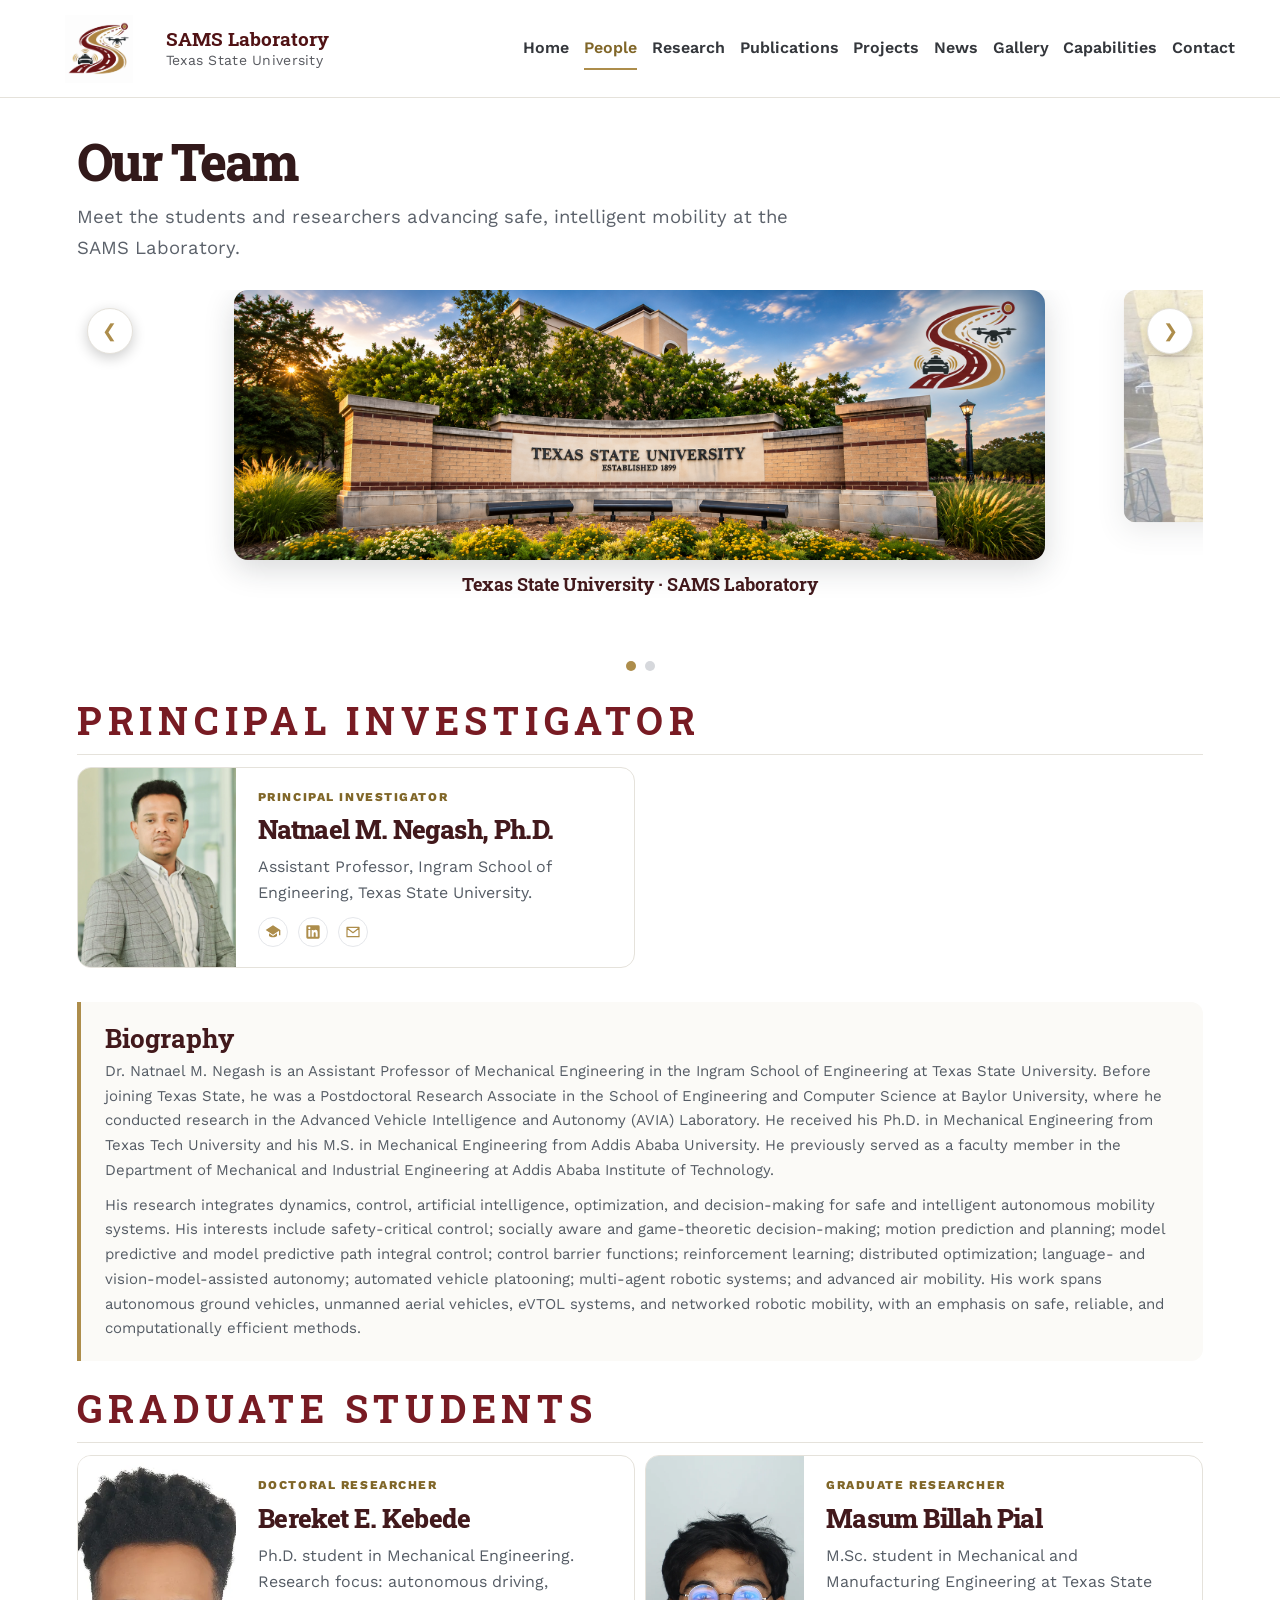
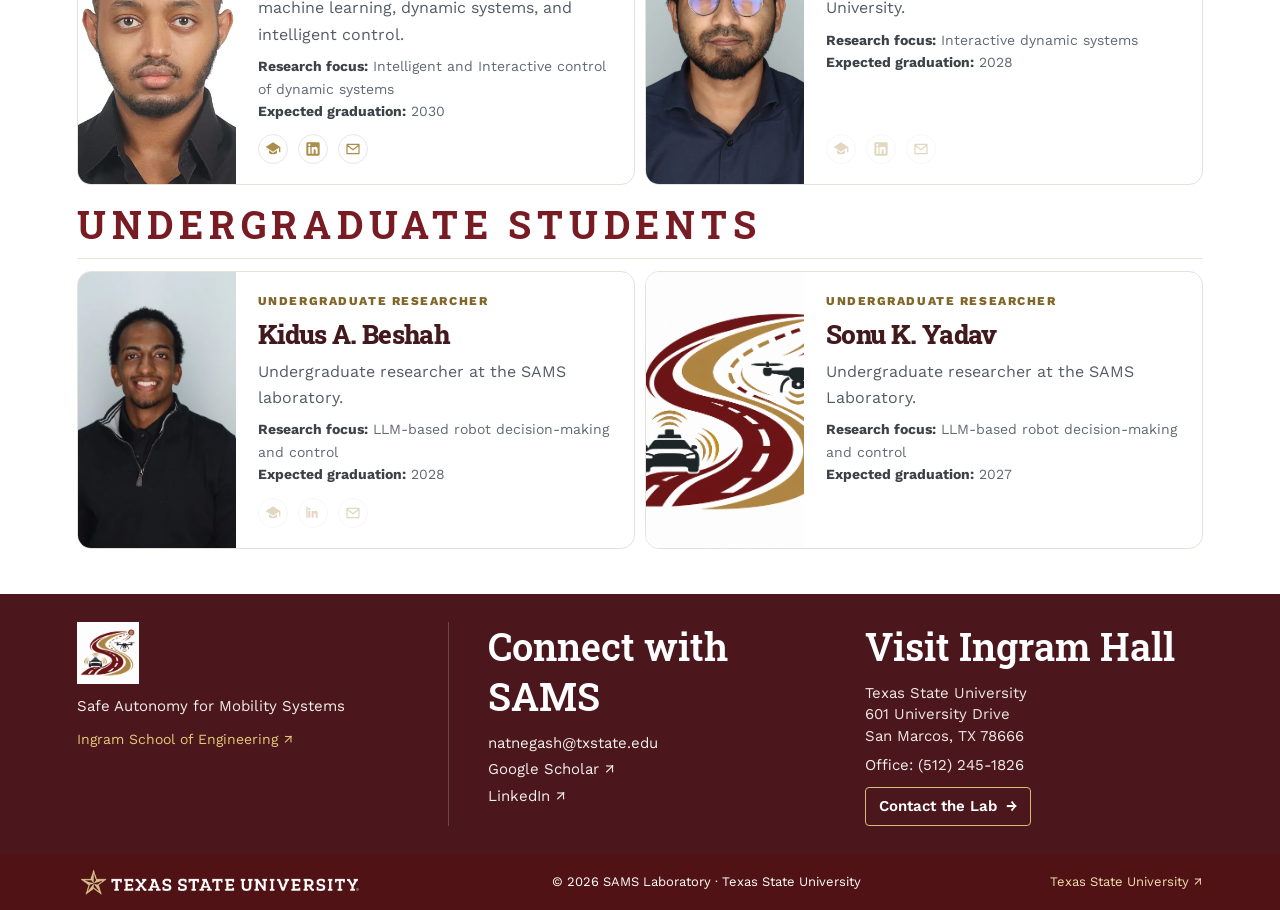
<file: people.html>
<!DOCTYPE html>
<html lang="en">

<head>
  <meta charset="utf-8"/>
  <meta name="viewport" content="width=device-width, initial-scale=1"/>
  <meta name="theme-color" content="#ffffff"/>

  <title>People | SAMS Lab — Texas State University</title>

  <meta name="description"
        content="Meet the researchers at SAMS Laboratory, Texas State University."/>

  <link href="style.css" rel="stylesheet"/>

  <style>

    .team-heading {
      font-family: Roboto Slab, Arial, sans-serif;
      font-size: clamp(18px, 4.4vw, 30px);
      font-weight: 800;
      letter-spacing: -0.045em;
      line-height: 1.12;
      margin: 0 0 12px;
      color: #32191a;
    }
    .team-intro { max-width: 760px; margin: 0; color: #5c626b; font-size: clamp(17px, 1.45vw, 20px); line-height: 1.65; }
    .group-photo-section { margin: 0 0 26px; }
    .group-photo-carousel { --w: 72%; --gap: 22px; max-width: 1360px; }
    .group-photo-carousel .ra-stage { padding-top: calc(var(--w) * .36 + 75px); }
    .group-photo-carousel .ra-slide { top: 0; }
    .group-photo-carousel .ra-slide > img,
    .group-photo-carousel .group-coming-panel { display: block; width: 100%; aspect-ratio: 3 / 1; height: auto; border-radius: 14px; box-shadow: 0 9px 30px rgba(32,35,41,.17); }
    .group-photo-carousel .ra-slide > img { object-fit: cover; background: #f4f1ed; }
    .group-photo-carousel .group-coming-panel { position: relative; display: flex; min-height: 190px; flex-direction: column; align-items: center; justify-content: center; overflow: hidden; padding: 20px; color: #fff; text-align: center; background: radial-gradient(ellipse at 50% 115%, rgba(224,190,111,.52), transparent 42%), linear-gradient(120deg, #351316 0%, #681c24 52%, #311317 100%); }
    .group-photo-carousel .group-coming-panel::before,
    .group-photo-carousel .group-coming-panel::after { content: ""; position: absolute; z-index: 0; width: min(42vw, 440px); aspect-ratio: 1; border: 1px solid rgba(255,255,255,.2); border-radius: 50%; pointer-events: none; }
    .group-photo-carousel .group-coming-panel::before { left: -9%; bottom: -100%; }
    .group-photo-carousel .group-coming-panel::after { right: -8%; top: -110%; border-color: rgba(229,198,128,.4); }
    .group-photo-carousel .group-photo-kicker,
    .group-photo-carousel .group-coming-title,
    .group-photo-carousel .group-coming-note { position: relative; z-index: 1; }
    .group-photo-carousel .group-photo-kicker { color: #f0d58e; font-size: 12px; font-weight: 800; letter-spacing: .17em; text-transform: uppercase; }
    .group-photo-carousel .group-coming-title { margin-top: 8px; font: 800 clamp(25px, 3vw, 40px)/1.15 Roboto Slab,Arial,sans-serif; letter-spacing: -.035em; }
    .group-photo-carousel .group-coming-note { margin-top: 7px; color: rgba(255,255,255,.84); font-size: 16px; }
    .group-photo-carousel .ra-slide > strong { display: block; margin: 12px 0 4px; color: #42191c; font: 700 clamp(15px, 1.4vw, 19px)/1.35 Roboto Slab,Arial,sans-serif; }
    .group-photo-carousel .ra-arrow { top: calc(var(--w) * .15); }
    .group-photo-carousel .ra-dots { margin-top: 4px; }

    .pi-biography { margin: 18px 0 8px; padding: 20px 24px; border-left: 4px solid #ad8d4b; border-radius: 0 12px 12px 0; background: #fbfaf7; }
    .pi-biography h3 { margin: 0 0 4px; color: #42191c; font: 700 20px/1.3 Roboto Slab, Arial, sans-serif; }
    .pi-biography p { margin: 0 0 10px; color: #555c65; font-size: 15px; line-height: 1.65; }
    .pi-biography p:last-child { margin-bottom: 0; }
    @media(max-width:700px) { .section-label { font-size: 18px; } .pi-biography { padding: 17px 18px; } }
    .people-hierarchy { gap: 16px; }
    .section-label { font-size: clamp(16px, 1.5vw, 21px); letter-spacing: .15em; color: #781b23; padding-bottom: 11px; }
    .people-row { gap: 10px; }
    .people-row .person { min-height: 190px; border-radius: 14px; }
    .people-row .portrait { min-height: 190px; width: 158px; flex-basis: 158px; background: #f4f1ed; }
    .people-row .portrait img { object-fit: cover; }
    .people-row .inside { padding: 20px 22px; }
    .people-row .role { font-size: 12px; letter-spacing: .13em; }
    .people-row .inside h3 { margin: 0 0 9px; font-family: Roboto Slab, Arial, sans-serif; font-size: clamp(23px, 2vw, 28px); line-height: 1.2; font-weight: 800; letter-spacing: -.025em; color: #42191c; }
    .people-row .inside p { margin: 0; font-size: 16px; line-height: 1.65; color: #555c65; }
    .student-meta { display: inline-block; margin-top: 7px; color: #626973; font-size: 14px; line-height: 1.6; }
    .student-meta strong { color: #3e4148; }
    .portrait-placeholder { flex-direction: column; gap: 8px; color: #781b23; background: radial-gradient(circle at 50% 35%, #fff 0 18%, transparent 19%), linear-gradient(145deg,#f4f1ed,#e8e2d9) !important; }
    .portrait-placeholder span { display: grid; place-items: center; width: 76px; height: 76px; border-radius: 50%; color: #fff; background: #781b23; font: 800 27px Roboto Slab,Arial,sans-serif; box-shadow: 0 5px 16px rgba(64,20,24,.2); }
    .portrait-placeholder small { color: #6b6060; font-size: 12px; font-weight: 700; }
    @media(max-width: 700px) {
      .group-photo-section { margin-bottom: 38px; }
      .group-photo-carousel { --w: 82%; --gap: 14px; }
      .group-photo-carousel .ra-stage { padding-top: calc(var(--w) * .45 + 68px); }
      .group-photo-carousel .group-coming-panel { min-height: 150px; border-radius: 12px; }
      .group-photo-carousel .group-photo-kicker { font-size: 10px; }
      .group-photo-carousel .group-coming-title { font-size: clamp(20px, 5vw, 29px); }
      .group-photo-carousel .group-coming-note { font-size: 13px; }
      .group-photo-carousel .ra-arrow { top: calc(var(--w) * .17); }
      .people-row .person { min-height: 0; }
      .people-row .portrait { width: 130px; flex-basis: 130px; min-height: 175px; }
      .people-row .inside { padding: 17px; }
    }
    @media(max-width: 470px) {
      .people-row .portrait { width: 100%; flex-basis: auto; height: 220px; }
      .people-row .inside h3 { font-size: 20px; }
    }

  </style>
  <link rel="icon" type="image/x-icon" href="/assets/favicon.ico">
  <link rel="icon" type="image/png" sizes="48x48" href="/assets/sams-favicon-48.png">
  <link rel="icon" type="image/png" sizes="192x192" href="/assets/sams-favicon-192.png">
  <link rel="apple-touch-icon" sizes="180x180" href="/assets/sams-favicon-180.png">
</head>

<body class="site-page">

  <!-- HEADER -->
  <header class="site-header">
  <a class="brand" href="index.html" aria-label="SAMS Laboratory home">
    <img src="assets/SAMS-Logo.png" alt="SAMS Laboratory logo" />
    <span class="brand-text"><strong>SAMS Laboratory</strong><span>Texas State University</span></span>
  </a>
  <button class="menu" type="button" aria-label="Toggle navigation" aria-expanded="false">☰ Menu</button>
  <nav aria-label="Main navigation">
    <a href="index.html">Home</a>
    <a href="people.html">People</a>
    <a href="research.html">Research</a>
    <a href="publications.html">Publications</a>
    <a href="projects.html">Projects</a>
    <a href="news.html">News</a>
    <a href="gallery.html">Gallery</a>
    <a href="capabilities.html">Capabilities</a>
    <a href="contact.html">Contact</a>
  </nav>
</header>

  <!-- MAIN CONTENT -->
  <main>
    <div class="shell">

      <div class="page-top">
        <h1 class="team-heading">Our Team</h1>
        <p class="team-intro">Meet the students and researchers advancing safe, intelligent mobility at the SAMS Laboratory.</p>
      </div>

      <!-- Group photo carousel: when available, replace the second panel with assets/SAMS Lab Group Photo- Fall 2026.jpg. -->
      <section class="group-photo-section" aria-label="SAMS Laboratory photos">
        <div class="ra-carousel group-photo-carousel" aria-roledescription="carousel" aria-label="SAMS Lab photo gallery">
          <button class="ra-arrow ra-prev" type="button" aria-label="Previous photo">&#10094;</button>
          <div class="ra-stage">
            <div class="ra-slide group-photo-slide" role="group" aria-roledescription="slide" aria-label="Texas State University and SAMS Laboratory">
              <img src="assets/TXSU-SAMS Fall 2026.png" alt="Texas State University campus sign at sunset with the SAMS Lab logo in the upper right" />
              <strong>Texas State University · SAMS Laboratory</strong>
            </div>
            <div class="ra-slide" role="group" aria-roledescription="slide" aria-label="2026 Thanksgiving Dinner">
              <img src="assets/2026 Thanksgiving Dinner.jpg" alt="SAMS Laboratory members at the 2026 Thanksgiving dinner"loading="lazy" />
              <strong>2026 Thanksgiving Dinner</strong>
            </div>
          </div>
          <button class="ra-arrow ra-next" type="button" aria-label="Next photo">&#10095;</button>
          <div class="ra-dots" role="tablist" aria-label="Choose a SAMS Lab photo"></div>
        </div>
      </section>

      <div class="people-hierarchy">

        <!-- PRINCIPAL INVESTIGATOR -->
        <section class="people-section">

          <h2 class="section-label">
            Principal Investigator
          </h2>

          <div class="people-row">

            <article class="card person">

              <div class="portrait">
                <img
                  alt="Natnael M. Negash"
                  src="assets/prof-negash.webp"/>
              </div>

              <div class="inside">

                <div class="role">
                  Principal Investigator
                </div>

                <h3>Natnael M. Negash, Ph.D.</h3>

                <p>
                  Assistant Professor, Ingram School of Engineering, Texas State University.
                </p>

                <div class="social-links"
                     aria-label="Natnael M. Negash profile links">

                  <!-- GOOGLE SCHOLAR -->
                  <a
                    class="social-icon"
                    href="https://scholar.google.com/citations?user=de8_IgUAAAAJ&amp;hl=en"
                    target="_blank"
                    rel="noopener noreferrer"
                    aria-label="Google Scholar — Natnael M. Negash"
                    title="Google Scholar">

                    <svg aria-hidden="true" viewBox="0 0 24 24">
                      <path
                        d="M12 2 1 9l11 7 9-5.73V17h2V9L12 2Zm-6 12v4c2 2.5 10 2.5 12 0v-4l-6 4-6-4Z"
                        fill="currentColor"/>
                    </svg>
                  </a>

                  <!-- LINKEDIN -->
                  <a
                    class="social-icon"
                    href="https://www.linkedin.com/in/natnael-m-negash-ph-d-12721473/"
                    target="_blank"
                    rel="noopener noreferrer"
                    aria-label="LinkedIn — Natnael M. Negash"
                    title="LinkedIn">

                    <svg aria-hidden="true" viewBox="0 0 24 24">
                      <path
                        d="M20 2H4a2 2 0 0 0-2 2v16a2 2 0 0 0 2 2h16a2 2 0 0 0 2-2V4a2 2 0 0 0-2-2ZM8 19H5V9h3v10ZM6.5 7.7a1.7 1.7 0 1 1 0-3.4 1.7 1.7 0 0 1 0 3.4ZM19 19h-3v-5c0-2.5-3-2.3-3 0v5h-3V9h3v1.4c1.4-2.4 6-2.6 6 2.3V19Z"
                        fill="currentColor"/>
                    </svg>
                  </a>

                  <!-- EMAIL -->
                  <a
                    class="social-icon"
                    href="mailto:natnegash@txstate.edu"
                    aria-label="Email — Natnael M. Negash"
                    title="natnegash@txstate.edu">

                    <svg aria-hidden="true" viewBox="0 0 24 24">
                      <path
                        d="M3 5h18v14H3zM3 6l9 7 9-7"
                        fill="none"
                        stroke="currentColor"
                        stroke-linejoin="round"
                        stroke-width="1.8"/>
                    </svg>
                  </a>

                </div>
              </div>
            </article>

          </div>
        </section>

        <section class="pi-biography" aria-labelledby="pi-biography-heading">
          <h3 id="pi-biography-heading">Biography</h3>
          <p>Dr. Natnael M. Negash is an Assistant Professor of Mechanical Engineering in the Ingram School of Engineering at Texas State University. Before joining Texas State, he was a Postdoctoral Research Associate in the School of Engineering and Computer Science at Baylor University, where he conducted research in the Advanced Vehicle Intelligence and Autonomy (AVIA) Laboratory. He received his Ph.D. in Mechanical Engineering from Texas Tech University and his M.S. in Mechanical Engineering from Addis Ababa University. He previously served as a faculty member in the Department of Mechanical and Industrial Engineering at Addis Ababa Institute of Technology.</p>
          <p>His research integrates dynamics, control, artificial intelligence, optimization, and decision-making for safe and intelligent autonomous mobility systems. His interests include safety-critical control; socially aware and game-theoretic decision-making; motion prediction and planning; model predictive and model predictive path integral control; control barrier functions; reinforcement learning; distributed optimization; language- and vision-model-assisted autonomy; automated vehicle platooning; multi-agent robotic systems; and advanced air mobility. His work spans autonomous ground vehicles, unmanned aerial vehicles, eVTOL systems, and networked robotic mobility, with an emphasis on safe, reliable, and computationally efficient methods.</p>
        </section>

        <!-- GRADUATE STUDENTS -->
        <section class="people-section">

          <h2 class="section-label">
            Graduate Students
          </h2>

          <div class="people-row">

            <!-- BEREKET -->
            <article class="card person">

              <div class="portrait">
                <img
                  alt="Bereket E. Kebede"
                  src="assets/bereket.webp"/>
              </div>

              <div class="inside">

                <div class="role">
                  Doctoral Researcher
                </div>

                <h3>Bereket E. Kebede</h3>

                <p>
                  Ph.D. student in Mechanical Engineering.
                  Research focus: autonomous driving, machine learning,
                  dynamic systems, and intelligent control.<br />
                  <span class="student-meta"><strong>Research focus:</strong> Intelligent and Interactive control of dynamic systems<br /><strong>Expected graduation:</strong> 2030</span>
                </p>

                <div class="social-links"
                     aria-label="Bereket E. Kebede profile links">

                  <!-- GOOGLE SCHOLAR -->
                  <a
                    class="social-icon"
                    href="https://scholar.google.com/citations?user=2gDAxJQAAAAJ&amp;hl=en"
                    target="_blank"
                    rel="noopener noreferrer"
                    aria-label="Google Scholar — Bereket E. Kebede"
                    title="Google Scholar">

                    <svg aria-hidden="true" viewBox="0 0 24 24">
                      <path
                        d="M12 2 1 9l11 7 9-5.73V17h2V9L12 2Zm-6 12v4c2 2.5 10 2.5 12 0v-4l-6 4-6-4Z"
                        fill="currentColor"/>
                    </svg>
                  </a>

                  <!-- LINKEDIN -->
                  <a
                    class="social-icon"
                    href="https://www.linkedin.com/in/bereketeshete/"
                    target="_blank"
                    rel="noopener noreferrer"
                    aria-label="LinkedIn — Bereket E. Kebede"
                    title="LinkedIn">

                    <svg aria-hidden="true" viewBox="0 0 24 24">
                      <path
                        d="M20 2H4a2 2 0 0 0-2 2v16a2 2 0 0 0 2 2h16a2 2 0 0 0 2-2V4a2 2 0 0 0-2-2ZM8 19H5V9h3v10ZM6.5 7.7a1.7 1.7 0 1 1 0-3.4 1.7 1.7 0 0 1 0 3.4ZM19 19h-3v-5c0-2.5-3-2.3-3 0v5h-3V9h3v1.4c1.4-2.4 6-2.6 6 2.3V19Z"
                        fill="currentColor"/>
                    </svg>
                  </a>

                  <!-- EMAIL -->
                  <a
                    class="social-icon"
                    href="mailto:hro41@txstate.edu"
                    aria-label="Email — Bereket E. Kebede"
                    title="hro41@txstate.edu">

                    <svg aria-hidden="true" viewBox="0 0 24 24">
                      <path
                        d="M3 5h18v14H3zM3 6l9 7 9-7"
                        fill="none"
                        stroke="currentColor"
                        stroke-linejoin="round"
                        stroke-width="1.8"/>
                    </svg>
                  </a>

                </div>
              </div>
            </article>

            <!-- MASUM -->
            <article class="card person">

              <div class="portrait">
                <img
                  alt="Masum Billah Pial"
                  src="assets/masum-pial.webp"/>
              </div>

              <div class="inside">

                <div class="role">
                  Graduate Researcher
                </div>

                <h3>Masum Billah Pial</h3>

                <p>
                  M.Sc. student in Mechanical and Manufacturing Engineering
                  at Texas State University.<br />
                  <span class="student-meta"><strong>Research focus:</strong> Interactive dynamic systems<br /><strong>Expected graduation:</strong> 2028</span>
                </p>

                <div class="social-links"
                     aria-label="Masum Billah Pial profile links">

                  <!-- GOOGLE SCHOLAR -->
                  <a
                    class="social-icon unavailable"
                    aria-disabled="true"
                    tabindex="-1"
                    aria-label="Google Scholar — Masum Billah Pial"
                    title="Google Scholar link not yet provided">

                    <svg aria-hidden="true" viewBox="0 0 24 24">
                      <path
                        d="M12 2 1 9l11 7 9-5.73V17h2V9L12 2Zm-6 12v4c2 2.5 10 2.5 12 0v-4l-6 4-6-4Z"
                        fill="currentColor"/>
                    </svg>
                  </a>

                  <!-- LINKEDIN -->
                  <a
                    class="social-icon unavailable"
                    aria-disabled="true"
                    tabindex="-1"
                    aria-label="LinkedIn — Masum Billah Pial"
                    title="LinkedIn link not yet provided">

                    <svg aria-hidden="true" viewBox="0 0 24 24">
                      <path
                        d="M20 2H4a2 2 0 0 0-2 2v16a2 2 0 0 0 2 2h16a2 2 0 0 0 2-2V4a2 2 0 0 0-2-2ZM8 19H5V9h3v10ZM6.5 7.7a1.7 1.7 0 1 1 0-3.4 1.7 1.7 0 0 1 0 3.4ZM19 19h-3v-5c0-2.5-3-2.3-3 0v5h-3V9h3v1.4c1.4-2.4 6-2.6 6 2.3V19Z"
                        fill="currentColor"/>
                    </svg>
                  </a>

                  <!-- EMAIL -->
                  <a
                    class="social-icon unavailable"
                    aria-disabled="true"
                    tabindex="-1"
                    aria-label="Email — Masum Billah Pial"
                    title="Email link not yet provided">

                    <svg aria-hidden="true" viewBox="0 0 24 24">
                      <path
                        d="M3 5h18v14H3zM3 6l9 7 9-7"
                        fill="none"
                        stroke="currentColor"
                        stroke-linejoin="round"
                        stroke-width="1.8"/>
                    </svg>
                  </a>

                </div>
              </div>
            </article>

          </div>
        </section>

        <!-- UNDERGRADUATE STUDENTS -->
        <section class="people-section">

          <h2 class="section-label">
            Undergraduate Students
          </h2>

          <div class="people-row">

            <article class="card person">

              <div class="portrait">
                <img
                  alt="Kidus A. Beshah"
                  src="assets/kidus.webp"/>
              </div>

              <div class="inside">

                <div class="role">
                  Undergraduate Researcher
                </div>

                <h3>Kidus A. Beshah</h3>

                <p>
                  Undergraduate researcher at the SAMS laboratory.<br />
                  <span class="student-meta"><strong>Research focus:</strong> LLM-based robot decision-making and control<br /><strong>Expected graduation:</strong> 2028</span>
                </p>

                <div class="social-links"
                     aria-label="Kidus A. Beshah profile links">

                  <!-- GOOGLE SCHOLAR -->
                  <a
                    class="social-icon unavailable"
                    aria-disabled="true"
                    tabindex="-1"
                    aria-label="Google Scholar — Kidus A. Beshah"
                    title="Google Scholar link not yet provided">

                    <svg aria-hidden="true" viewBox="0 0 24 24">
                      <path
                        d="M12 2 1 9l11 7 9-5.73V17h2V9L12 2Zm-6 12v4c2 2.5 10 2.5 12 0v-4l-6 4-6-4Z"
                        fill="currentColor"/>
                    </svg>
                  </a>

                  <!-- LINKEDIN -->
                  <a
                    class="social-icon unavailable"
                    aria-disabled="true"
                    tabindex="-1"
                    aria-label="LinkedIn — Kidus A. Beshah"
                    title="LinkedIn link not yet provided">

                    <svg aria-hidden="true" viewBox="0 0 24 24">
                      <path
                        d="M20 2H4a2 2 0 0 0-2 2v16a2 2 0 0 0 2-2V4a2 2 0 0 0-2-2ZM8 19H5V9h3v10ZM6.5 7.7a1.7 1.7 0 1 1 0-3.4 1.7 1.7 0 0 1 0 3.4ZM19 19h-3v-5c0-2.5-3-2.3-3 0v5h-3V9h3v1.4c1.4-2.4 6-2.6 6 2.3V19Z"
                        fill="currentColor"/>
                    </svg>
                  </a>

                  <!-- EMAIL -->
                  <a
                    class="social-icon unavailable"
                    aria-disabled="true"
                    tabindex="-1"
                    aria-label="Email — Kidus A. Beshah"
                    title="Email link not yet provided">

                    <svg aria-hidden="true" viewBox="0 0 24 24">
                      <path
                        d="M3 5h18v14H3zM3 6l9 7 9-7"
                        fill="none"
                        stroke="currentColor"
                        stroke-linejoin="round"
                        stroke-width="1.8"/>
                    </svg>
                  </a>

                </div>
              </div>
            </article>

            <!-- SONU -->
            <article class="card person">
              <div class="portrait">
                <img
                  alt="Kidus A. Beshah"
                  src="assets/SAMS-Logo.png"/>
              </div>
              <div class="inside">
                <div class="role">Undergraduate Researcher</div>
                <h3>Sonu K. Yadav</h3>
                <p>
                  Undergraduate researcher at the SAMS Laboratory.<br />
                  <span class="student-meta"><strong>Research focus:</strong> LLM-based robot decision-making and control<br /><strong>Expected graduation:</strong> 2027</span>
                </p>
              </div>
            </article>

          </div>
        </section>

      </div>
    </div>
  </main>

  <!-- FOOTER -->
  <footer class="site-footer">
  <div class="footer-main">
    <div class="footer-identity">
      <a class="footer-sams-logo" href="index.html" aria-label="SAMS Laboratory home">
        <img src="assets/SAMS-Logo.png" alt="SAMS Laboratory" />
      </a>
      <p class="footer-tagline">Safe Autonomy for Mobility Systems</p>
      <a class="footer-school-link" href="https://www.engineering.txst.edu/" target="_blank" rel="noopener">Ingram School of Engineering <span aria-hidden="true">↗</span></a>
    </div>
    <div class="footer-column">
      <h2>Connect with SAMS</h2>
      <a href="mailto:natnegash@txstate.edu">natnegash@txstate.edu</a>
      <a href="https://scholar.google.com/citations?user=de8_IgUAAAAJ&amp;hl=en" target="_blank" rel="noopener">Google Scholar <span aria-hidden="true">↗</span></a>
      <a href="https://www.linkedin.com/in/natnael-m-negash-ph-d-12721473/" target="_blank" rel="noopener">LinkedIn <span aria-hidden="true">↗</span></a>
    </div>
    <div class="footer-column footer-school">
      <h2>Visit Ingram Hall</h2>
      <p>Texas State University<br />601 University Drive<br />San Marcos, TX 78666</p>
      <a href="tel:+15122451826">Office: (512) 245-1826</a>
      <a class="footer-contact" href="contact.html">Contact the Lab <span aria-hidden="true">→</span></a>
    </div>
  </div>
  <div class="footer-bottom">
    <a class="footer-txst-logo" href="https://www.txst.edu/" target="_blank" rel="noopener" aria-label="Texas State University website"><img src="assets/txst-horizontal-logo.png" alt="Texas State University" /></a>
    <span>© 2026 SAMS Laboratory · Texas State University</span>
    <a href="https://www.txst.edu/" target="_blank" rel="noopener">Texas State University <span aria-hidden="true">↗</span></a>
  </div>
</footer>

  <script src="script.js"></script>

</body>
</html>
</file>
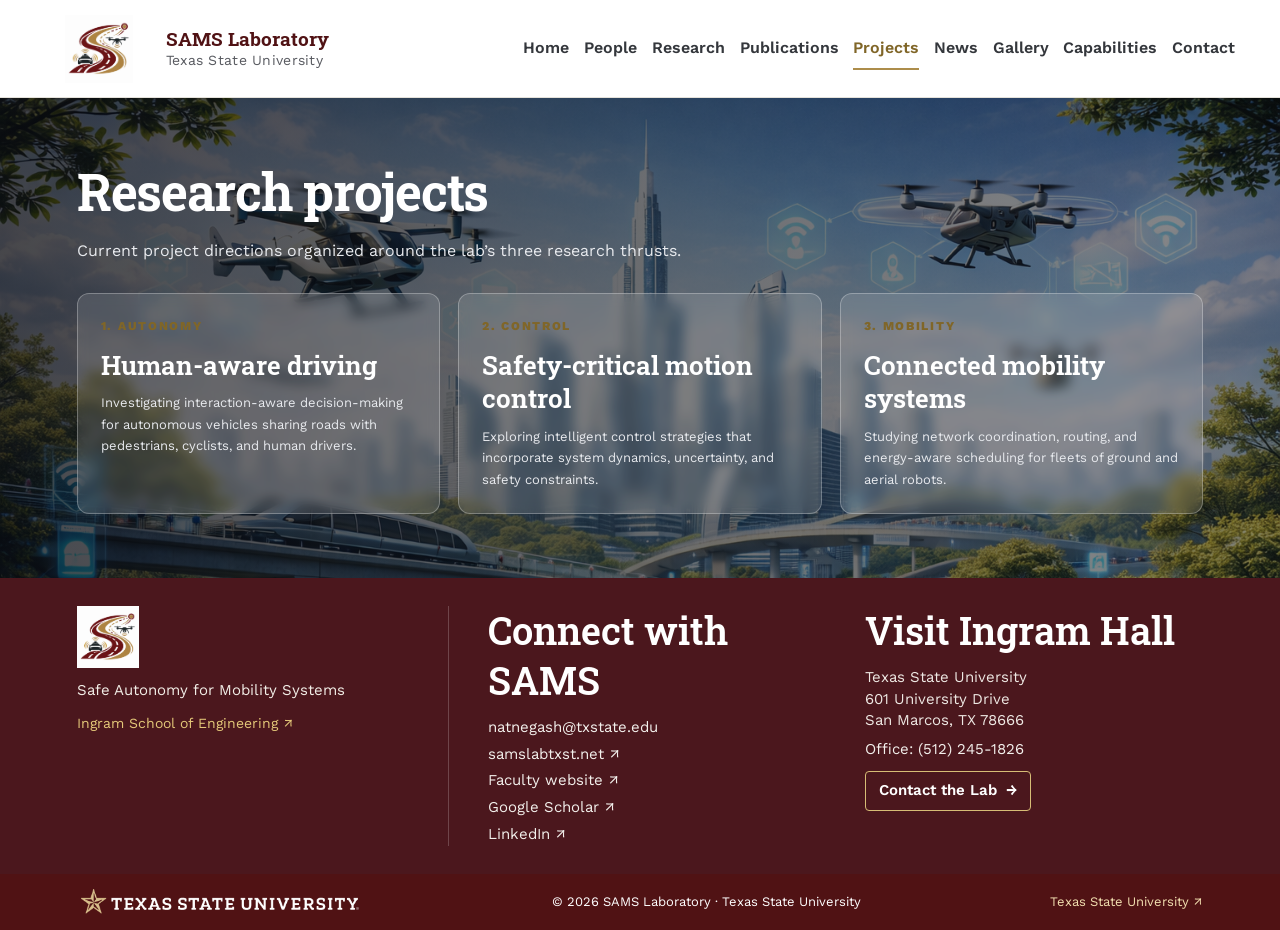
<file: projects.html>
<!DOCTYPE html><html lang="en"><head><meta charset="UTF-8"><meta name="viewport" content="width=device-width,initial-scale=1"><meta name="theme-color" content="#501214"><title>Projects | SAMS Lab — Texas State University</title><meta name="description" content="SAMS Laboratory at Texas State University: safe, intelligent, and human-aware mobility systems."><link rel="stylesheet" href="style.css">  <link rel="icon" type="image/x-icon" href="/assets/favicon.ico">
  <link rel="icon" type="image/png" sizes="48x48" href="/assets/sams-favicon-48.png">
  <link rel="icon" type="image/png" sizes="192x192" href="/assets/sams-favicon-192.png">
  <link rel="apple-touch-icon" sizes="180x180" href="/assets/sams-favicon-180.png">
</head><body class="site-page"><header class="site-header">
  <a class="brand" href="index.html" aria-label="SAMS Laboratory home">
    <img src="assets/SAMS-Logo.png" alt="SAMS Laboratory logo" />
    <span class="brand-text"><strong>SAMS Laboratory</strong><span>Texas State University</span></span>
  </a>
  <button class="menu" type="button" aria-label="Toggle navigation" aria-expanded="false">☰ Menu</button>
  <nav aria-label="Main navigation">
    <a href="index.html">Home</a>
    <a href="people.html">People</a>
    <a href="research.html">Research</a>
    <a href="publications.html">Publications</a>
    <a href="projects.html">Projects</a>
    <a href="news.html">News</a>
    <a href="gallery.html">Gallery</a>
    <a href="capabilities.html">Capabilities</a>
    <a href="contact.html">Contact</a>
  </nav>
</header><main class="overlay-page"><section class="hero-overlay hero-tall"><img class="hero-bg" src="assets/smart-cities-advanced-vehicles.png" alt="Concept illustration of smart cities and advanced connected autonomous transportation"><div class="hero-content"><div class="page-top"><h1 class="heading">Research projects</h1><p class="lead">Current project directions organized around the lab’s three research thrusts.</p></div><div class="cards"><article class="card"><div class="num">1. AUTONOMY</div><h3>Human-aware driving</h3><p>Investigating interaction-aware decision-making for autonomous vehicles sharing roads with pedestrians, cyclists, and human drivers.</p></article><article class="card"><div class="num">2. CONTROL</div><h3>Safety-critical motion control</h3><p>Exploring intelligent control strategies that incorporate system dynamics, uncertainty, and safety constraints.</p></article><article class="card"><div class="num">3. MOBILITY</div><h3>Connected mobility systems</h3><p>Studying network coordination, routing, and energy-aware scheduling for fleets of ground and aerial robots.</p></article></div></div></section></main><footer class="site-footer">
  <div class="footer-main">
    <div class="footer-identity">
      <a class="footer-sams-logo" href="index.html" aria-label="SAMS Laboratory home">
        <img src="assets/SAMS-Logo.png" alt="SAMS Laboratory" />
      </a>
      <p class="footer-tagline">Safe Autonomy for Mobility Systems</p>
      <a class="footer-school-link" href="https://www.engineering.txst.edu/" target="_blank" rel="noopener">Ingram School of Engineering <span aria-hidden="true">↗</span></a>
    </div>
    <div class="footer-column">
      <h2>Connect with SAMS</h2>
      <a href="mailto:natnegash@txstate.edu">natnegash@txstate.edu</a>
      <a href="https://samslabtxst.net/" target="_blank" rel="noopener">samslabtxst.net <span aria-hidden="true">↗</span></a>
      <a href="https://natnael-m-negash.net/" target="_blank" rel="noopener">Faculty website <span aria-hidden="true">↗</span></a>
      <a href="https://scholar.google.com/citations?user=de8_IgUAAAAJ&amp;hl=en" target="_blank" rel="noopener">Google Scholar <span aria-hidden="true">↗</span></a>
      <a href="https://www.linkedin.com/in/natnael-m-negash-ph-d-12721473/" target="_blank" rel="noopener">LinkedIn <span aria-hidden="true">↗</span></a>
    </div>
    <div class="footer-column footer-school">
      <h2>Visit Ingram Hall</h2>
      <p>Texas State University<br />601 University Drive<br />San Marcos, TX 78666</p>
      <a href="tel:+15122451826">Office: (512) 245-1826</a>
      <a class="footer-contact" href="contact.html">Contact the Lab <span aria-hidden="true">→</span></a>
    </div>
  </div>
  <div class="footer-bottom">
    <a class="footer-txst-logo" href="https://www.txst.edu/" target="_blank" rel="noopener" aria-label="Texas State University website"><img src="assets/txst-horizontal-logo.png" alt="Texas State University" /></a>
    <span>© 2026 SAMS Laboratory · Texas State University</span>
    <a href="https://www.txst.edu/" target="_blank" rel="noopener">Texas State University <span aria-hidden="true">↗</span></a>
  </div>
</footer><script src="script.js"></script></body></html>
</file>
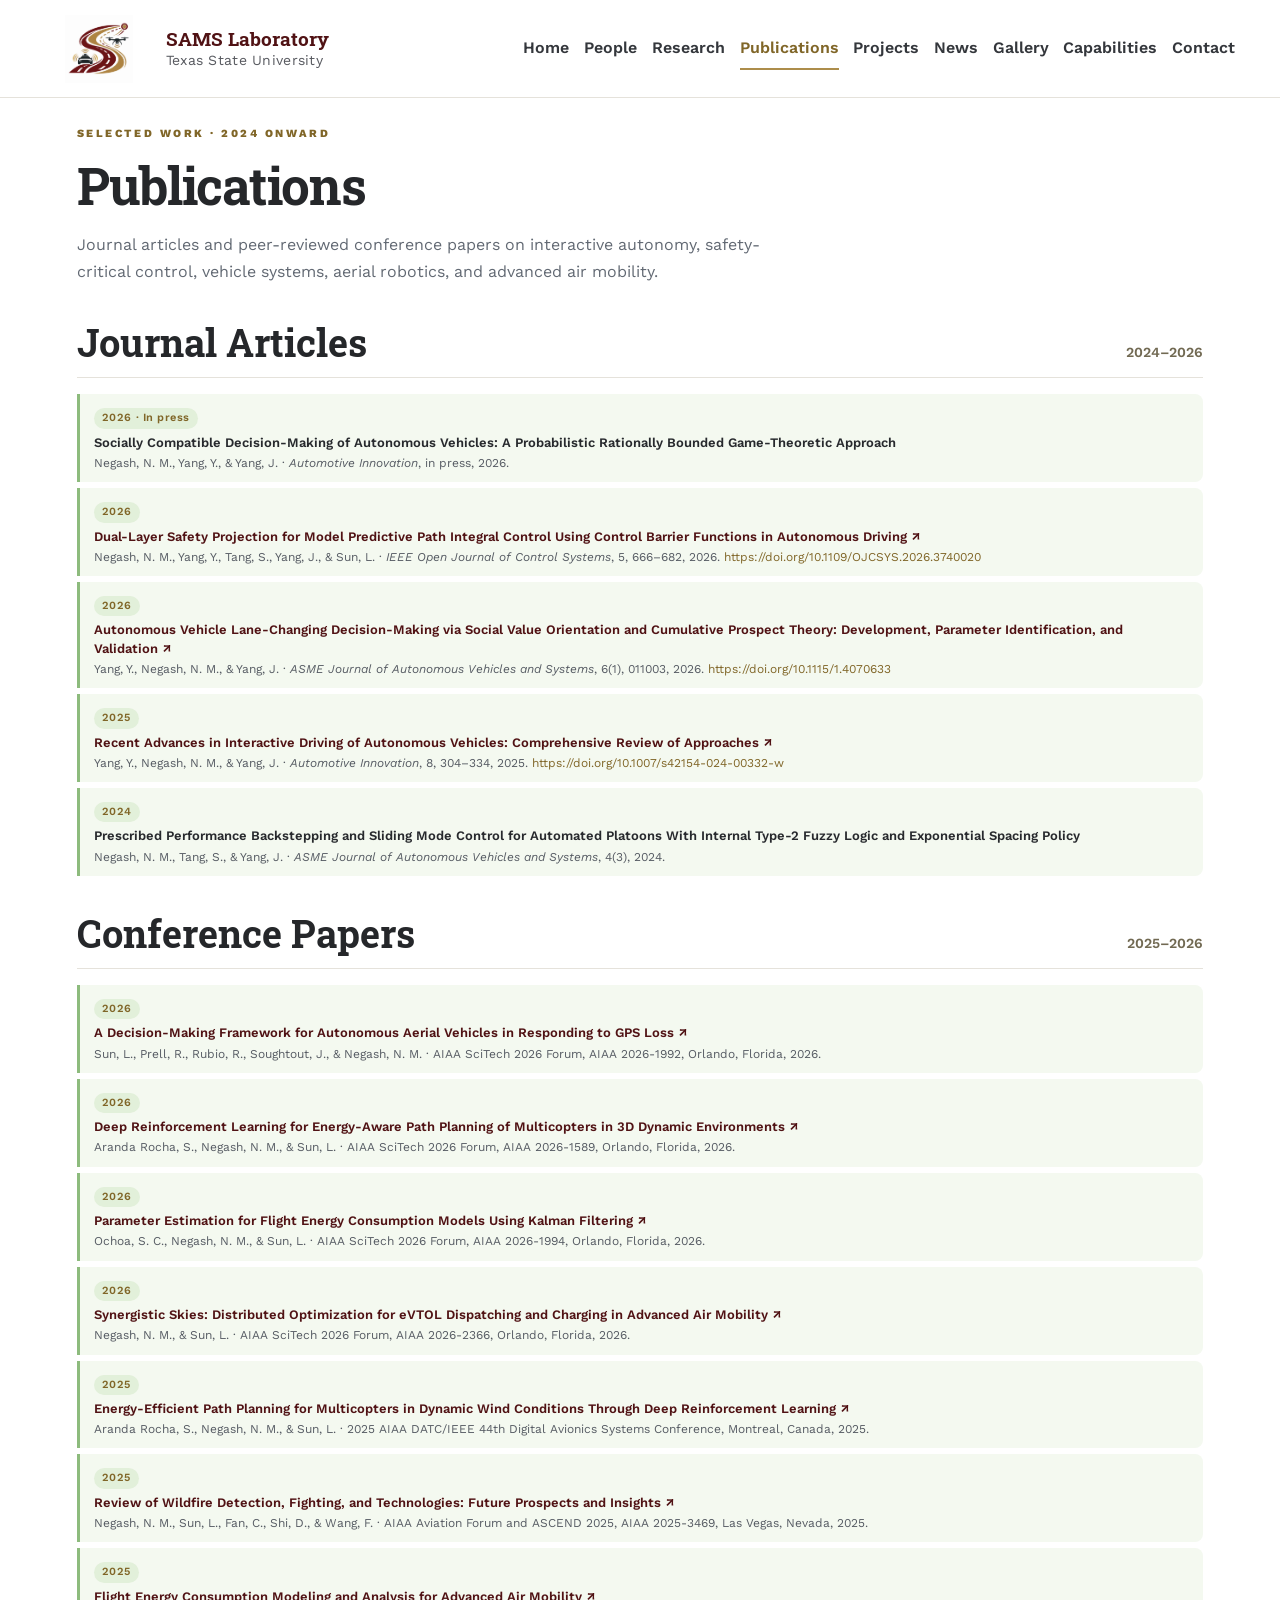
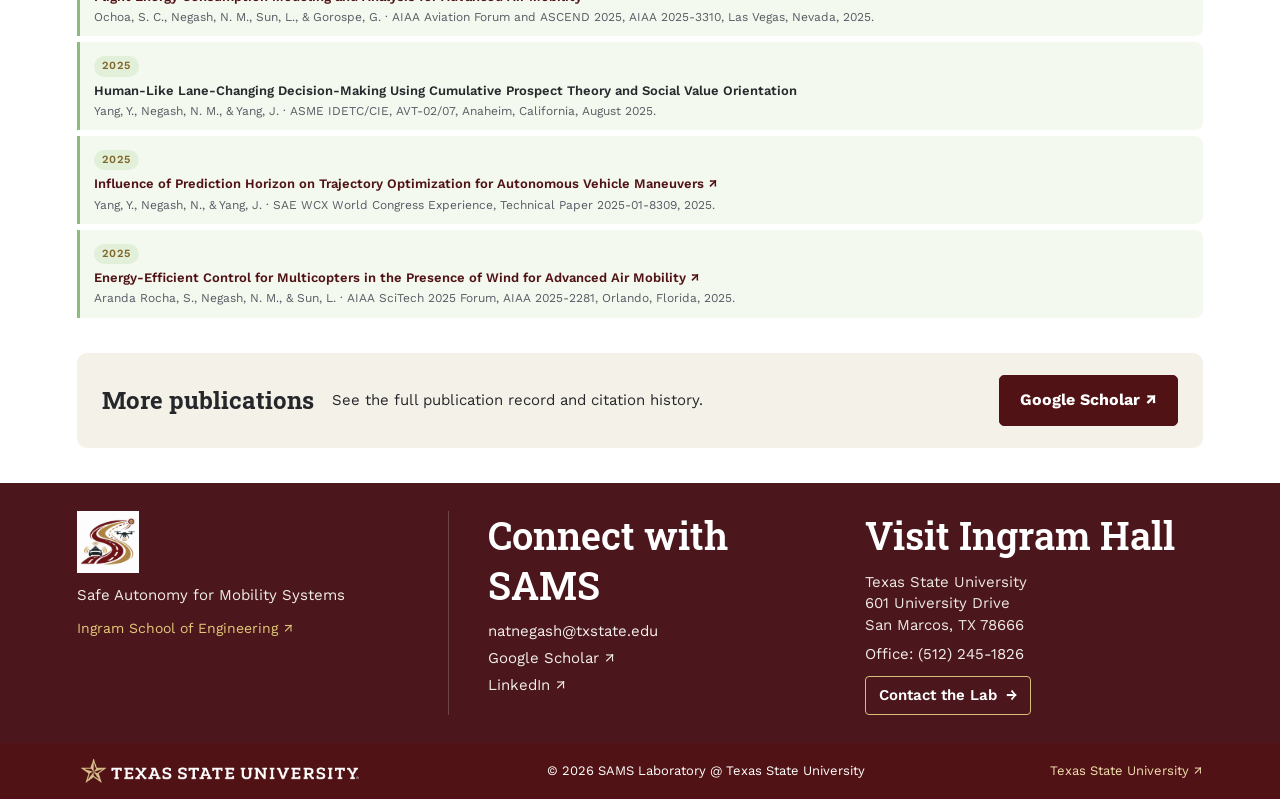
<file: publications.html>
<!DOCTYPE html><html lang="en"><head><meta charset="UTF-8"><meta name="viewport" content="width=device-width,initial-scale=1"><meta name="theme-color" content="#501214"><title>Publications | SAMS Lab — Texas State University</title><meta name="description" content="SAMS Laboratory at Texas State University: safe, intelligent, and human-aware mobility systems."><link rel="stylesheet" href="style.css">  <link rel="icon" type="image/x-icon" href="/assets/favicon.ico">
  <link rel="icon" type="image/png" sizes="48x48" href="/assets/sams-favicon-48.png">
  <link rel="icon" type="image/png" sizes="192x192" href="/assets/sams-favicon-192.png">
  <link rel="apple-touch-icon" sizes="180x180" href="/assets/sams-favicon-180.png">
<style>
/* Compact, light-green publication highlights; newest publication years appear first. */
.publication-section{margin-bottom:20px}
.academic-heading{margin-bottom:8px}
.publication-list{display:grid;gap:6px}
.publication-list .pub{margin:0;padding:10px 14px;border-left:3px solid #8dbb7d;background:#f4f9f0}
.publication-list .pub .year{display:inline-block;margin:0 0 5px;padding:3px 8px;border-radius:999px;background:#e2f0da;color:#456e3e;font-size:11px;line-height:1.3}
.publication-list .pub strong{font-size:13px;line-height:1.4}
.publication-list .pub p{margin:3px 0 0;font-size:12px;line-height:1.45}
@media(max-width:600px){.publication-list .pub{padding:9px 11px}.publication-list .pub strong{font-size:12.5px}}
</style>
</head><body class="site-page"><header class="site-header">
  <a class="brand" href="index.html" aria-label="SAMS Laboratory home">
    <img src="assets/SAMS-Logo.png" alt="SAMS Laboratory logo" />
    <span class="brand-text"><strong>SAMS Laboratory</strong><span>Texas State University</span></span>
  </a>
  <button class="menu" type="button" aria-label="Toggle navigation" aria-expanded="false">☰ Menu</button>
  <nav aria-label="Main navigation">
    <a href="index.html">Home</a>
    <a href="people.html">People</a>
    <a href="research.html">Research</a>
    <a href="publications.html">Publications</a>
    <a href="projects.html">Projects</a>
    <a href="news.html">News</a>
    <a href="gallery.html">Gallery</a>
    <a href="capabilities.html">Capabilities</a>
    <a href="contact.html">Contact</a>
  </nav>
</header><main>
  <div class="shell">
    <div class="page-top">
      <p class="eyebrow">Selected work · 2024 onward</p>
      <h1 class="heading">Publications</h1>
      <p class="lead">Journal articles and peer-reviewed conference papers on interactive autonomy, safety-critical control, vehicle systems, aerial robotics, and advanced air mobility.</p>
    </div>
    <section class="publication-section" aria-labelledby="journal-heading">
      <div class="academic-heading"><h2 id="journal-heading">Journal Articles</h2><span>2024–2026</span></div>
      <div class="publication-list">
        <article class="pub"><div class="year">2026 · In press</div><strong>Socially Compatible Decision-Making of Autonomous Vehicles: A Probabilistic Rationally Bounded Game-Theoretic Approach</strong><p>Negash, N. M., Yang, Y., &amp; Yang, J. · <em>Automotive Innovation</em>, in press, 2026.</p></article>
        <article class="pub"><div class="year">2026</div><strong><a href="https://doi.org/10.1109/OJCSYS.2026.3740020" target="_blank" rel="noopener">Dual-Layer Safety Projection for Model Predictive Path Integral Control Using Control Barrier Functions in Autonomous Driving ↗</a></strong><p>Negash, N. M., Yang, Y., Tang, S., Yang, J., &amp; Sun, L. · <em>IEEE Open Journal of Control Systems</em>, 5, 666–682, 2026. <a href="https://doi.org/10.1109/OJCSYS.2026.3740020" target="_blank" rel="noopener">https://doi.org/10.1109/OJCSYS.2026.3740020</a></p></article>
        <article class="pub"><div class="year">2026</div><strong><a href="https://doi.org/10.1115/1.4070633" target="_blank" rel="noopener">Autonomous Vehicle Lane-Changing Decision-Making via Social Value Orientation and Cumulative Prospect Theory: Development, Parameter Identification, and Validation ↗</a></strong><p>Yang, Y., Negash, N. M., &amp; Yang, J. · <em>ASME Journal of Autonomous Vehicles and Systems</em>, 6(1), 011003, 2026. <a href="https://doi.org/10.1115/1.4070633" target="_blank" rel="noopener">https://doi.org/10.1115/1.4070633</a></p></article>
        <article class="pub"><div class="year">2025</div><strong><a href="https://doi.org/10.1007/s42154-024-00332-w" target="_blank" rel="noopener">Recent Advances in Interactive Driving of Autonomous Vehicles: Comprehensive Review of Approaches ↗</a></strong><p>Yang, Y., Negash, N. M., &amp; Yang, J. · <em>Automotive Innovation</em>, 8, 304–334, 2025. <a href="https://doi.org/10.1007/s42154-024-00332-w" target="_blank" rel="noopener">https://doi.org/10.1007/s42154-024-00332-w</a></p></article>
        <article class="pub"><div class="year">2024</div><strong>Prescribed Performance Backstepping and Sliding Mode Control for Automated Platoons With Internal Type-2 Fuzzy Logic and Exponential Spacing Policy</strong><p>Negash, N. M., Tang, S., &amp; Yang, J. · <em>ASME Journal of Autonomous Vehicles and Systems</em>, 4(3), 2024.</p></article>
      </div>
    </section>
    <section class="publication-section" aria-labelledby="conference-heading">
      <div class="academic-heading"><h2 id="conference-heading">Conference Papers</h2><span>2025–2026</span></div>
      <div class="publication-list">
        <article class="pub"><div class="year">2026</div><strong><a href="https://doi.org/10.2514/6.2026-1992" target="_blank" rel="noopener">A Decision-Making Framework for Autonomous Aerial Vehicles in Responding to GPS Loss ↗</a></strong><p>Sun, L., Prell, R., Rubio, R., Soughtout, J., &amp; Negash, N. M. · AIAA SciTech 2026 Forum, AIAA 2026-1992, Orlando, Florida, 2026.</p></article>
        <article class="pub"><div class="year">2026</div><strong><a href="https://doi.org/10.2514/6.2026-1589" target="_blank" rel="noopener">Deep Reinforcement Learning for Energy-Aware Path Planning of Multicopters in 3D Dynamic Environments ↗</a></strong><p>Aranda Rocha, S., Negash, N. M., &amp; Sun, L. · AIAA SciTech 2026 Forum, AIAA 2026-1589, Orlando, Florida, 2026.</p></article>
        <article class="pub"><div class="year">2026</div><strong><a href="https://doi.org/10.2514/6.2026-1994" target="_blank" rel="noopener">Parameter Estimation for Flight Energy Consumption Models Using Kalman Filtering ↗</a></strong><p>Ochoa, S. C., Negash, N. M., &amp; Sun, L. · AIAA SciTech 2026 Forum, AIAA 2026-1994, Orlando, Florida, 2026.</p></article>
        <article class="pub"><div class="year">2026</div><strong><a href="https://doi.org/10.2514/6.2026-2366" target="_blank" rel="noopener">Synergistic Skies: Distributed Optimization for eVTOL Dispatching and Charging in Advanced Air Mobility ↗</a></strong><p>Negash, N. M., &amp; Sun, L. · AIAA SciTech 2026 Forum, AIAA 2026-2366, Orlando, Florida, 2026.</p></article>
        <article class="pub"><div class="year">2025</div><strong><a href="https://doi.org/10.1109/DASC66011.2025.11257248" target="_blank" rel="noopener">Energy-Efficient Path Planning for Multicopters in Dynamic Wind Conditions Through Deep Reinforcement Learning ↗</a></strong><p>Aranda Rocha, S., Negash, N. M., &amp; Sun, L. · 2025 AIAA DATC/IEEE 44th Digital Avionics Systems Conference, Montreal, Canada, 2025.</p></article>
        <article class="pub"><div class="year">2025</div><strong><a href="https://doi.org/10.2514/6.2025-3469" target="_blank" rel="noopener">Review of Wildfire Detection, Fighting, and Technologies: Future Prospects and Insights ↗</a></strong><p>Negash, N. M., Sun, L., Fan, C., Shi, D., &amp; Wang, F. · AIAA Aviation Forum and ASCEND 2025, AIAA 2025-3469, Las Vegas, Nevada, 2025.</p></article>
        <article class="pub"><div class="year">2025</div><strong><a href="https://doi.org/10.2514/6.2025-3310" target="_blank" rel="noopener">Flight Energy Consumption Modeling and Analysis for Advanced Air Mobility ↗</a></strong><p>Ochoa, S. C., Negash, N. M., Sun, L., &amp; Gorospe, G. · AIAA Aviation Forum and ASCEND 2025, AIAA 2025-3310, Las Vegas, Nevada, 2025.</p></article>
        <article class="pub"><div class="year">2025</div><strong>Human-Like Lane-Changing Decision-Making Using Cumulative Prospect Theory and Social Value Orientation</strong><p>Yang, Y., Negash, N. M., &amp; Yang, J. · ASME IDETC/CIE, AVT-02/07, Anaheim, California, August 2025.</p></article>
        <article class="pub"><div class="year">2025</div><strong><a href="https://doi.org/10.4271/2025-01-8309" target="_blank" rel="noopener">Influence of Prediction Horizon on Trajectory Optimization for Autonomous Vehicle Maneuvers ↗</a></strong><p>Yang, Y., Negash, N., &amp; Yang, J. · SAE WCX World Congress Experience, Technical Paper 2025-01-8309, 2025.</p></article>
        <article class="pub"><div class="year">2025</div><strong><a href="https://doi.org/10.2514/6.2025-2281" target="_blank" rel="noopener">Energy-Efficient Control for Multicopters in the Presence of Wind for Advanced Air Mobility ↗</a></strong><p>Aranda Rocha, S., Negash, N. M., &amp; Sun, L. · AIAA SciTech 2025 Forum, AIAA 2025-2281, Orlando, Florida, 2025.</p></article>
      </div>
    </section>
    <aside class="publication-cta"><h2>More publications</h2><p>See the full publication record and citation history.</p><a class="btn" href="https://scholar.google.com/citations?user=de8_IgUAAAAJ&amp;hl=en" target="_blank" rel="noopener">Google Scholar ↗</a></aside>
  </div>
</main><footer class="site-footer">
  <div class="footer-main">
    <div class="footer-identity">
      <a class="footer-sams-logo" href="index.html" aria-label="SAMS Laboratory home">
        <img src="assets/SAMS-Logo.png" alt="SAMS Laboratory" />
      </a>
      <p class="footer-tagline">Safe Autonomy for Mobility Systems</p>
      <a class="footer-school-link" href="https://www.engineering.txst.edu/" target="_blank" rel="noopener">Ingram School of Engineering <span aria-hidden="true">↗</span></a>
    </div>
    <div class="footer-column">
      <h2>Connect with SAMS</h2>
      <a href="mailto:natnegash@txstate.edu">natnegash@txstate.edu</a>
      <a href="https://scholar.google.com/citations?user=de8_IgUAAAAJ&amp;hl=en" target="_blank" rel="noopener">Google Scholar <span aria-hidden="true">↗</span></a>
      <a href="https://www.linkedin.com/in/natnael-m-negash-ph-d-12721473/" target="_blank" rel="noopener">LinkedIn <span aria-hidden="true">↗</span></a>
    </div>
    <div class="footer-column footer-school">
      <h2>Visit Ingram Hall</h2>
      <p>Texas State University<br />601 University Drive<br />San Marcos, TX 78666</p>
      <a href="tel:+15122451826">Office: (512) 245-1826</a>
      <a class="footer-contact" href="contact.html">Contact the Lab <span aria-hidden="true">→</span></a>
    </div>
  </div>
  <div class="footer-bottom">
    <a class="footer-txst-logo" href="https://www.txst.edu/" target="_blank" rel="noopener" aria-label="Texas State University website"><img src="assets/txst-horizontal-logo.png" alt="Texas State University" /></a>
    <span>© 2026 SAMS Laboratory @ Texas State University</span>
    <a href="https://www.txst.edu/" target="_blank" rel="noopener">Texas State University <span aria-hidden="true">↗</span></a>
  </div>
</footer><script src="script.js"></script></body></html>
</file>
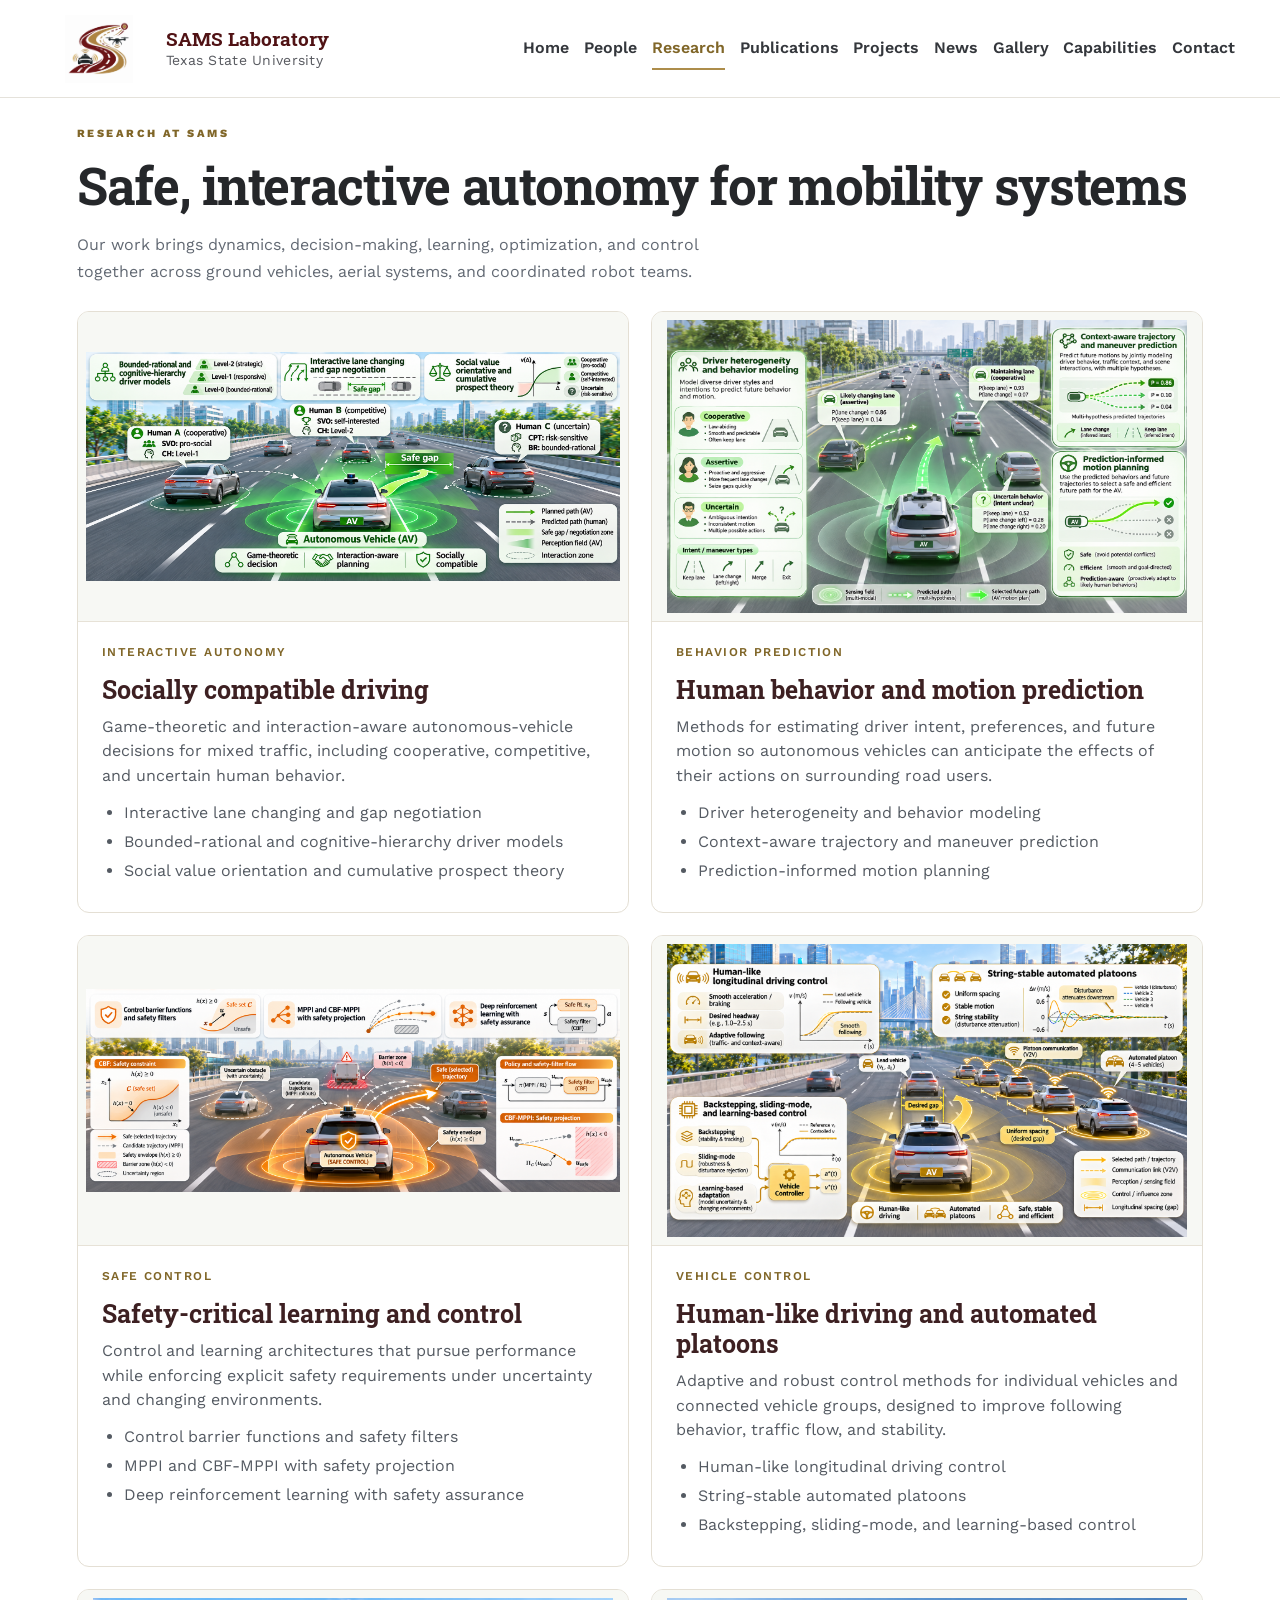
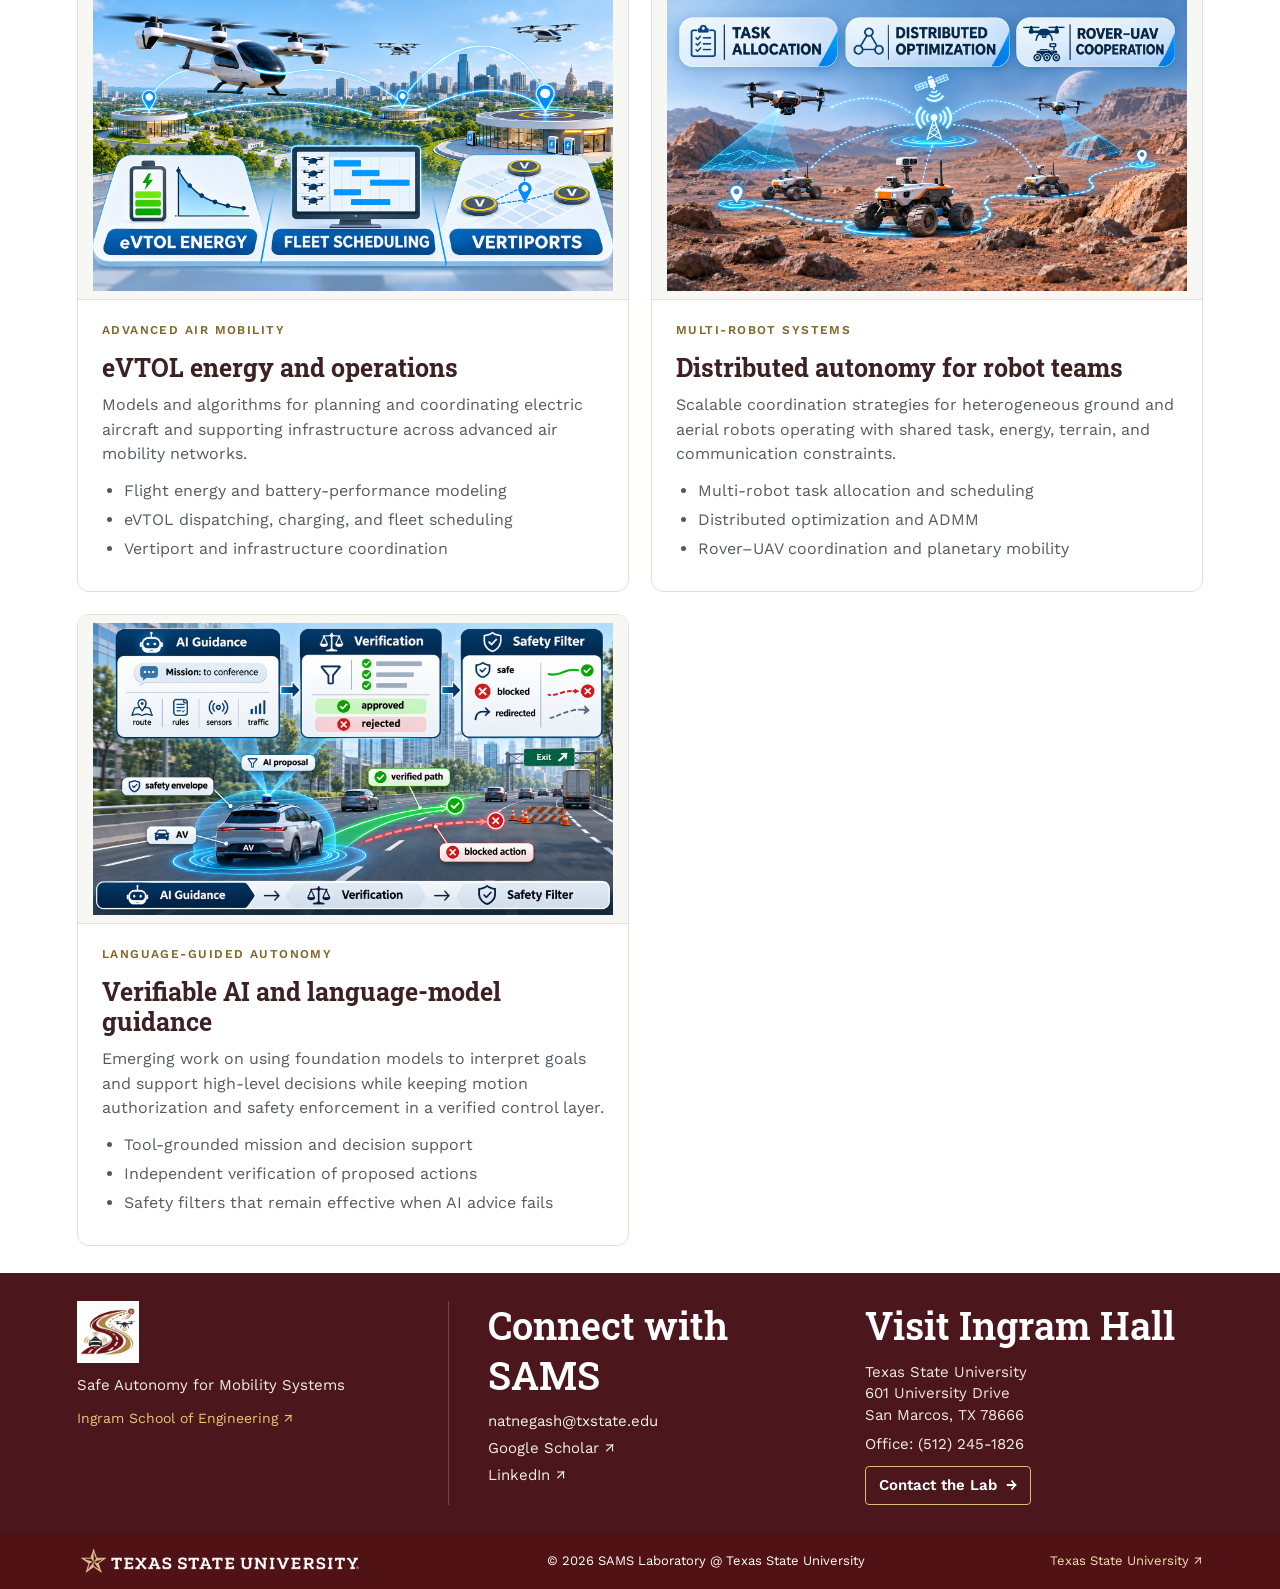
<file: research.html>
<!DOCTYPE html><html lang="en"><head><meta charset="UTF-8"><meta name="viewport" content="width=device-width,initial-scale=1"><meta name="theme-color" content="#501214"><title>Research | SAMS Lab — Texas State University</title><meta name="description" content="SAMS Laboratory at Texas State University: safe, intelligent, and human-aware mobility systems."><link rel="stylesheet" href="style.css">  <link rel="icon" type="image/x-icon" href="/assets/favicon.ico">
  <link rel="icon" type="image/png" sizes="48x48" href="/assets/sams-favicon-48.png">
  <link rel="icon" type="image/png" sizes="192x192" href="/assets/sams-favicon-192.png">
  <link rel="apple-touch-icon" sizes="180x180" href="/assets/sams-favicon-180.png">
</head><body class="site-page"><header class="site-header">
  <a class="brand" href="index.html" aria-label="SAMS Laboratory home">
    <img src="assets/SAMS-Logo.png" alt="SAMS Laboratory logo" />
    <span class="brand-text"><strong>SAMS Laboratory</strong><span>Texas State University</span></span>
  </a>
  <button class="menu" type="button" aria-label="Toggle navigation" aria-expanded="false">☰ Menu</button>
  <nav aria-label="Main navigation">
    <a href="index.html">Home</a>
    <a href="people.html">People</a>
    <a href="research.html">Research</a>
    <a href="publications.html">Publications</a>
    <a href="projects.html">Projects</a>
    <a href="news.html">News</a>
    <a href="gallery.html">Gallery</a>
    <a href="capabilities.html">Capabilities</a>
    <a href="contact.html">Contact</a>
  </nav>
</header><main>
  <div class="shell">
    <div class="page-top">
      <p class="eyebrow">Research at SAMS</p>
      <h1 class="heading">Safe, interactive autonomy for mobility systems</h1>
      <p class="lead">Our work brings dynamics, decision-making, learning, optimization, and control together across ground vehicles, aerial systems, and coordinated robot teams.</p>
    </div>
    <div class="research-grid">
      <article class="card research-topic"><div class="research-placeholder"><img class="research-topic-image" src="assets/1 Social Compatible Driving Info.png" alt="Socially compatible autonomous driving in mixed traffic, showing driver models, lane-change negotiation, and interaction zones" loading="lazy"></div><div class="inside"><div class="num">INTERACTIVE AUTONOMY</div><h2>Socially compatible driving</h2><p>Game-theoretic and interaction-aware autonomous-vehicle decisions for mixed traffic, including cooperative, competitive, and uncertain human behavior.</p><ul><li>Interactive lane changing and gap negotiation</li><li>Bounded-rational and cognitive-hierarchy driver models</li><li>Social value orientation and cumulative prospect theory</li></ul></div></article>
      <article class="card research-topic"><div class="research-placeholder"><img class="research-topic-image" src="assets/2 Autonomous Driving Behavior Prediction Info.png" alt="Socially compatible autonomous driving in mixed traffic, showing safe control trajectories" loading="lazy"></div><div class="inside"><div class="num">BEHAVIOR PREDICTION</div><h2>Human behavior and motion prediction</h2><p>Methods for estimating driver intent, preferences, and future motion so autonomous vehicles can anticipate the effects of their actions on surrounding road users.</p><ul><li>Driver heterogeneity and behavior modeling</li><li>Context-aware trajectory and maneuver prediction</li><li>Prediction-informed motion planning</li></ul></div></article>
      <article class="card research-topic"><div class="research-placeholder"><img class="research-topic-image" src="assets/2 Safety-Critical Autonomous Driving Control.png" alt="Socially compatible autonomous driving in mixed traffic, showing safe control trajectories" loading="lazy"></div><div class="inside"><div class="num">SAFE CONTROL</div><h2>Safety-critical learning and control</h2><p>Control and learning architectures that pursue performance while enforcing explicit safety requirements under uncertainty and changing environments.</p><ul><li>Control barrier functions and safety filters</li><li>MPPI and CBF-MPPI with safety projection</li><li>Deep reinforcement learning with safety assurance</li></ul></div></article>
      <article class="card research-topic"><div class="research-placeholder"><img class="research-topic-image" src="assets/4. Autonomous Platoon Control Info.png" alt="Socially compatible autonomous driving in mixed traffic, showing safe control trajectories" loading="lazy"></div><div class="inside"><div class="num">VEHICLE CONTROL</div><h2>Human-like driving and automated platoons</h2><p>Adaptive and robust control methods for individual vehicles and connected vehicle groups, designed to improve following behavior, traffic flow, and stability.</p><ul><li>Human-like longitudinal driving control</li><li>String-stable automated platoons</li><li>Backstepping, sliding-mode, and learning-based control</li></ul></div></article>
      <article class="card research-topic"><div class="research-placeholder"><img class="research-topic-image" src="assets/7 Advanced Air Mobility.png" alt="Advanced Air Mobility" loading="lazy"></div><div class="inside"><div class="num">ADVANCED AIR MOBILITY</div><h2>eVTOL energy and operations</h2><p>Models and algorithms for planning and coordinating electric aircraft and supporting infrastructure across advanced air mobility networks.</p><ul><li>Flight energy and battery-performance modeling</li><li>eVTOL dispatching, charging, and fleet scheduling</li><li>Vertiport and infrastructure coordination</li></ul></div></article>
      <article class="card research-topic"><div class="research-placeholder"><img class="research-topic-image" src="assets/8 Robot Coordination.png" alt="Aerial coordination" loading="lazy"></div><div class="inside"><div class="num">MULTI-ROBOT SYSTEMS</div><h2>Distributed autonomy for robot teams</h2><p>Scalable coordination strategies for heterogeneous ground and aerial robots operating with shared task, energy, terrain, and communication constraints.</p><ul><li>Multi-robot task allocation and scheduling</li><li>Distributed optimization and ADMM</li><li>Rover–UAV coordination and planetary mobility</li></ul></div></article>
      <article class="card research-topic"><div class="research-placeholder"><img class="research-topic-image" src="assets/6 Verifiable LLM Guidance for AV.png" alt="Socially compatible autonomous driving in mixed traffic, showing safe control trajectories" loading="lazy"></div><div class="inside"><div class="num">LANGUAGE-GUIDED AUTONOMY</div><h2>Verifiable AI and language-model guidance</h2><p>Emerging work on using foundation models to interpret goals and support high-level decisions while keeping motion authorization and safety enforcement in a verified control layer.</p><ul><li>Tool-grounded mission and decision support</li><li>Independent verification of proposed actions</li><li>Safety filters that remain effective when AI advice fails</li></ul></div></article>
    </div>
  </div>
</main><footer class="site-footer">
  <div class="footer-main">
    <div class="footer-identity">
      <a class="footer-sams-logo" href="index.html" aria-label="SAMS Laboratory home">
        <img src="assets/SAMS-Logo.png" alt="SAMS Laboratory" />
      </a>
      <p class="footer-tagline">Safe Autonomy for Mobility Systems</p>
      <a class="footer-school-link" href="https://www.engineering.txst.edu/" target="_blank" rel="noopener">Ingram School of Engineering <span aria-hidden="true">↗</span></a>
    </div>
    <div class="footer-column">
      <h2>Connect with SAMS</h2>
      <a href="mailto:natnegash@txstate.edu">natnegash@txstate.edu</a>
      <a href="https://scholar.google.com/citations?user=de8_IgUAAAAJ&amp;hl=en" target="_blank" rel="noopener">Google Scholar <span aria-hidden="true">↗</span></a>
      <a href="https://www.linkedin.com/in/natnael-m-negash-ph-d-12721473/" target="_blank" rel="noopener">LinkedIn <span aria-hidden="true">↗</span></a>
    </div>
    <div class="footer-column footer-school">
      <h2>Visit Ingram Hall</h2>
      <p>Texas State University<br />601 University Drive<br />San Marcos, TX 78666</p>
      <a href="tel:+15122451826">Office: (512) 245-1826</a>
      <a class="footer-contact" href="contact.html">Contact the Lab <span aria-hidden="true">→</span></a>
    </div>
  </div>
  <div class="footer-bottom">
    <a class="footer-txst-logo" href="https://www.txst.edu/" target="_blank" rel="noopener" aria-label="Texas State University website"><img src="assets/txst-horizontal-logo.png" alt="Texas State University" /></a>
    <span>© 2026 SAMS Laboratory @ Texas State University</span>
    <a href="https://www.txst.edu/" target="_blank" rel="noopener">Texas State University <span aria-hidden="true">↗</span></a>
  </div>
</footer><script src="script.js"></script></body></html>
</file>
<file: style.css>
@import url('https://fonts.googleapis.com/css2?family=Roboto+Slab:wght@400;500;600;700;800&family=Work+Sans:wght@400;500;600;700&display=swap');
:root{--orange:#ad8d4b;--gold:#ad8d4b;--maroon:#501214;--ink:#25272a;--muted:#626973;--line:#e5e2db;--paper:#fff;--soft:#fbfaf7}*{box-sizing:border-box}html,body{margin:0;min-height:100%;font-family:'DM Sans',Arial,sans-serif;color:var(--ink);background:white}body{min-height:100dvh;display:flex;flex-direction:column}a{text-decoration:none;color:inherit}button{font:inherit}header{height:92px;display:flex;align-items:center;justify-content:space-between;gap:18px;padding:12px clamp(22px,4.5vw,80px);border-bottom:1px solid var(--line);background:white;flex-shrink:0}.brand{display:flex;align-items:center;gap:15px;min-width:215px}.brand img{width:110px;height:66px;object-fit:contain}.brand-text{font-size:11px;line-height:1.5;letter-spacing:.11em;text-transform:uppercase;color:#777}.brand-text strong{display:block;font-size:13px;letter-spacing:.02em;color:var(--orange)}nav{display:flex;gap:clamp(8px,1.5vw,24px);align-items:center;flex-wrap:wrap;justify-content:flex-end}nav a{font-size:12px;font-weight:700;color:#575961;padding:8px 0;border-bottom:2px solid transparent;white-space:nowrap}nav a:hover,nav a.active{color:var(--orange);border-color:var(--orange)}.menu{display:none;border:1px solid var(--line);background:white;padding:8px 12px;border-radius:6px}main{flex:1;min-height:0;display:flex;flex-direction:column;justify-content:center;padding:clamp(20px,3vh,36px) clamp(24px,6vw,105px)}.shell{width:100%;max-width:1450px;margin:auto}.eyebrow{font-size:11px;text-transform:uppercase;letter-spacing:.23em;font-weight:800;color:var(--orange);margin:0 0 13px}.heading{font-family:Manrope,Arial,sans-serif;font-size:clamp(29px,3.4vw,52px);line-height:1.15;letter-spacing:-.055em;margin:0 0 16px;font-weight:800}.lead{color:var(--muted);font-size:clamp(14px,1.25vw,17px);line-height:1.7;max-width:690px}.home-grid{display:grid;grid-template-columns:1.05fr .95fr;align-items:center;gap:5vw}.home-grid .heading{font-size:clamp(37px,4.3vw,68px)}.accent{color:var(--orange)}.hero-art{background:var(--soft);border-radius:18px;min-height:320px;display:flex;align-items:center;justify-content:center;padding:30px;position:relative;overflow:hidden}.hero-art:after{content:'';position:absolute;width:300px;height:300px;border:1px solid #d6c4b1;border-radius:50%;right:-130px;bottom:-170px}.hero-art img{width:100%;max-height:48vh;object-fit:contain;mix-blend-mode:multiply}.btn{display:inline-flex;align-items:center;justify-content:center;gap:9px;padding:12px 20px;background:var(--orange);border:1px solid var(--orange);color:white;border-radius:5px;font-size:13px;font-weight:700;cursor:pointer}.btn.alt{background:white;color:var(--orange)}.actions{display:flex;gap:12px;margin-top:26px;flex-wrap:wrap}.pills{display:flex;gap:10px;flex-wrap:wrap;margin-top:28px}.pill{font-size:11px;font-weight:700;padding:9px 12px;border:1px solid #e5e7eb;border-radius:40px;color:#57535a}.page-top{margin-bottom:26px}.page-top .lead{margin:0}.cards{display:grid;grid-template-columns:repeat(3,minmax(0,1fr));gap:18px}.card{border:1px solid var(--line);border-radius:12px;padding:23px;background:white;min-width:0}.card h3{font-size:17px;line-height:1.3;margin:0 0 10px}.card p{font-size:13px;color:var(--muted);line-height:1.65;margin:0}.card .num{color:var(--gold);font-weight:800;font-size:12px;letter-spacing:.14em;margin-bottom:14px}.research-card{padding:0;overflow:hidden}.research-card img{width:100%;height:clamp(135px,20vh,220px);object-fit:contain;background:#ffffff}.research-card .inside{padding:19px 21px}.research-card h3{font-size:16px}.people-grid{display:grid;grid-template-columns:repeat(4,minmax(0,1fr));gap:18px}.person{padding:0;overflow:hidden}.portrait{height:clamp(150px,26vh,280px);background:#ffffff;display:flex;justify-content:center;align-items:center}.portrait img{height:100%;width:100%;object-fit:cover;object-position:center 26%}.portrait.placeholder{color:var(--orange);font-size:54px;font-weight:800}.person .inside{padding:18px}.role{font-size:10px;text-transform:uppercase;letter-spacing:.12em;font-weight:800;color:var(--orange);margin-bottom:8px}.person h3{margin-bottom:8px}.person p{font-size:12px}.split{display:grid;grid-template-columns:1fr 1fr;gap:22px}.feature{background:var(--soft);border-radius:12px;padding:28px}.feature h3{margin:0 0 12px}.feature p{color:var(--muted);line-height:1.65;font-size:14px}.bullet{display:flex;gap:12px;align-items:flex-start;margin:14px 0;color:#555;font-size:14px}.dot{width:7px;height:7px;background:var(--gold);border-radius:50%;flex-shrink:0;margin-top:7px}.year{font-size:13px;font-weight:800;color:var(--orange);margin:18px 0 10px}.pub{padding:16px 20px;border-left:3px solid var(--orange);background:#ffffff;margin-bottom:10px}.pub strong{display:block;font-size:14px}.pub small{color:var(--muted);line-height:1.5}.gallery{display:grid;grid-template-columns:repeat(3,minmax(0,1fr));gap:16px}.gallery figure{margin:0;border:1px solid var(--line);border-radius:10px;overflow:hidden}.gallery img{width:100%;height:clamp(140px,27vh,260px);object-fit:contain}.gallery figcaption{padding:11px 14px;font-size:12px;font-weight:700}.contact-grid{display:grid;grid-template-columns:1fr 1fr;gap:40px}.contact-box{background:var(--soft);padding:30px;border-radius:12px}.contact-box p{line-height:1.8;color:var(--muted)}.mini{font-size:12px;color:var(--muted)}footer{min-height:48px;border-top:1px solid var(--line);padding:12px clamp(24px,6vw,105px);display:flex;align-items:center;justify-content:space-between;gap:12px;font-size:11px;color:#7c7e83;flex-shrink:0}footer b{color:var(--orange)}@media(min-width:1050px) and (min-height:700px){body{height:100dvh;overflow:hidden}}@media(max-width:1150px){header{height:auto;min-height:85px}nav{gap:10px}nav a{font-size:11px}.brand{min-width:160px}.brand img{width:80px}.brand-text{font-size:9px}}@media(max-width:800px){body{height:auto;overflow:auto}header{min-height:74px}.menu{display:block}nav{display:none;position:absolute;top:74px;left:0;right:0;background:white;z-index:9;padding:18px 25px;box-shadow:0 12px 22px #0001;justify-content:flex-start}nav.open{display:flex}nav a{font-size:13px}main{padding:36px 22px}.home-grid,.split,.contact-grid{grid-template-columns:1fr}.hero-art{min-height:260px}.cards,.people-grid,.gallery{grid-template-columns:repeat(2,minmax(0,1fr))}}@media(max-width:520px){.cards,.people-grid,.gallery{grid-template-columns:1fr}.heading{font-size:33px}.home-grid .heading{font-size:40px}footer{flex-direction:column;text-align:center}}@media(max-height:760px) and (min-width:1050px){main{padding-top:12px;padding-bottom:12px}.page-top{margin-bottom:14px}.heading{font-size:35px}.lead{font-size:13px;line-height:1.5}.card{padding:17px}.research-card{padding:0}.research-card img{height:150px}.person .portrait{height:170px}.hero-art img{max-height:42vh}}
/* People page: academic hierarchy */
.people-hierarchy{display:grid;gap:18px}
.people-section{min-width:0}
.section-label{font-size:12px;text-transform:uppercase;letter-spacing:.16em;color:var(--orange);border-bottom:1px solid var(--line);padding-bottom:8px;margin:0 0 12px}
.people-row{display:grid;grid-template-columns:repeat(2,minmax(0,1fr));gap:16px}
.people-row .person{display:flex;min-height:145px}
.people-row .portrait{height:auto;min-height:145px;width:132px;flex:0 0 132px}
.people-row .portrait img{object-position:center 25%}
.people-row .inside{padding:14px 17px}
.people-row .inside p{line-height:1.5}
.person-link{color:var(--orange);font-weight:700}
.people-row .inside p+p{margin-top:8px}
@media(min-width:1050px) and (min-height:700px){.people-hierarchy{gap:clamp(10px,2vh,16px)}.people-row .person{min-height:clamp(115px,17vh,165px)}}
@media(max-width:700px){.people-row{grid-template-columns:1fr}.people-row .portrait{width:120px;flex-basis:120px}}

/* Home page gallery preview */
.home-gallery{margin-top:clamp(18px,3vh,35px);padding-bottom:16px}
.home-gallery-header{display:flex;align-items:end;justify-content:space-between;gap:14px;margin-bottom:12px}
.home-gallery-header .eyebrow{margin:0 0 4px}.home-gallery-header h2{font-size:clamp(18px,2vw,25px);margin:0;letter-spacing:-.035em}
.gallery-more{font-size:13px;color:var(--orange,#e87500);text-decoration:none;font-weight:600;white-space:nowrap}
.home-gallery-grid{display:grid;grid-template-columns:repeat(3,minmax(0,1fr));gap:14px}
.home-gallery-grid a{display:block;min-width:0;color:inherit;text-decoration:none;border:1px solid #e6e7ea;border-radius:12px;overflow:hidden;background:white}
.home-gallery-grid img{width:100%;height:clamp(100px,17vh,185px);object-fit:cover;display:block}
.home-gallery-grid span{display:block;font-size:12px;font-weight:650;padding:10px 12px}
@media(max-width:650px){.home-gallery-grid{grid-template-columns:1fr}.home-gallery-grid img{height:155px}.home-gallery{padding-bottom:25px}}

.academic-home{max-width:1300px;margin:0 auto}.academic-intro{max-width:900px;margin:0 0 clamp(22px,4vh,46px)}.academic-intro h1{font-family:Manrope,Arial,sans-serif;font-size:clamp(31px,3.5vw,53px);line-height:1.17;letter-spacing:-.04em;font-weight:750;margin:0 0 16px}.academic-intro>p:not(.eyebrow){font-size:clamp(14px,1.3vw,18px);line-height:1.7;color:var(--muted);max-width:810px;margin:0 0 15px}.academic-link,.academic-heading>a{color:var(--orange);font-weight:700;font-size:13px}.academic-heading{display:flex;justify-content:space-between;align-items:baseline;gap:16px;margin-bottom:15px;border-bottom:1px solid var(--line);padding-bottom:12px}.academic-heading h2{font-size:clamp(20px,2vw,27px);margin:0;font-weight:750}.academic-gallery{display:grid;grid-template-columns:repeat(3,minmax(0,1fr));gap:20px}.academic-gallery a{display:block;min-width:0}.academic-gallery img{display:block;width:100%;height:clamp(150px,26vh,290px);object-fit:cover;border-radius:3px;transition:transform .25s ease,box-shadow .25s ease}.academic-gallery a:hover img{transform:translateY(-4px);box-shadow:0 12px 25px #0002}.academic-gallery strong{display:block;font-size:clamp(13px,1.25vw,17px);font-weight:700;margin-top:12px;line-height:1.4}
.people-row .person{transition:transform .23s ease,box-shadow .23s ease,border-color .23s ease;position:relative}.people-row .person:hover{transform:translateY(-6px) scale(1.012);box-shadow:0 15px 32px rgba(32,35,41,.13);border-color:#d9c487;z-index:1}.social-links{display:flex;gap:10px;align-items:center}.social-icon{display:inline-flex;width:30px;height:30px;align-items:center;justify-content:center;border:1px solid #e5e7eb;border-radius:50%;color:var(--orange);background:#fff;transition:background .2s,color .2s,transform .2s}.social-icon svg{width:16px;height:16px}.social-icon:not(.unavailable):hover{background:var(--orange);color:#fff;transform:translateY(-2px)}.social-icon.unavailable{opacity:.34;cursor:not-allowed}.people-row .inside{display:flex;flex-direction:column;align-items:flex-start}.people-row .inside .social-links{margin-top:auto;padding-top:10px}
@media(max-width:800px){.academic-gallery{gap:12px}.academic-gallery img{height:180px}}@media(max-width:650px){.academic-gallery{grid-template-columns:1fr}.academic-gallery img{height:210px}.academic-intro{margin-bottom:28px}}@media(prefers-reduced-motion:reduce){.people-row .person,.social-icon,.academic-gallery img{transition:none}.people-row .person:hover,.academic-gallery a:hover img{transform:none}}
/* 2026-10-29: People page overflow and readable navigation */
nav a{font-size:15px;line-height:1.35;font-weight:650}
nav{gap:clamp(9px,1vw,18px)}
header{padding-left:clamp(18px,2.5vw,48px);padding-right:clamp(18px,2.5vw,48px)}
@media(min-width:1050px) and (min-height:700px){body:has(.people-hierarchy){height:auto;min-height:100dvh;overflow-y:auto}body:has(.people-hierarchy) main{justify-content:flex-start}}
body:has(.people-hierarchy) main{padding-top:35px;padding-bottom:45px}
.people-hierarchy{gap:25px}.people-section{overflow:visible}.people-row .person{min-width:0}.people-row .inside{min-width:0;flex:1}.people-row .inside h3,.people-row .inside p{overflow-wrap:anywhere}
@media(max-width:1350px){header{flex-wrap:wrap;height:auto;min-height:92px;justify-content:center}.brand{margin-right:auto}nav{flex:1;justify-content:flex-end}nav a{font-size:14px}}
@media(max-width:1050px){nav a{font-size:14px}}
@media(max-width:800px){header{justify-content:space-between}.menu{margin-left:auto}nav{flex:none;width:100%}nav a{font-size:16px}.people-row .person{min-height:155px}}
@media(max-width:470px){.people-row .person{flex-direction:column}.people-row .portrait{width:100%;height:220px;flex-basis:auto}.people-row .inside{width:100%}}

/* November 2026 site additions */
.sams-section{margin:46px 0}.sams-section h2{margin:0 0 16px}.sams-media{display:block;width:100%;height:auto;border-radius:12px}.sams-media-frame{max-width:1100px;margin:20px auto}.sams-news-grid{display:grid;grid-template-columns:repeat(auto-fit,minmax(230px,1fr));gap:18px}.sams-news-item{padding:22px;border:1px solid #dedede;border-radius:12px;background:#fff}.sams-news-item h3{margin:8px 0}.sams-news-item .sams-date{color:#b45c00;font-weight:700;font-size:.85rem}.sams-news-item p{line-height:1.6}.sams-news-item a{color:inherit}.sams-image-caption{font-size:.9rem;opacity:.8;margin-top:9px}

/* ===== Nov 2026 fixes ===== */
/* let every page scroll (old fixed-height layout clipped content, hiding the header image) */
@media(min-width:1050px) and (min-height:700px){body{height:auto;min-height:100dvh;overflow-y:auto}}
body{overflow-x:hidden}
main{justify-content:flex-start}

/* full-bleed images: touch left & right edges of the window */
.hero-banner{width:100%;line-height:0;background:#fff}
.hero-banner img{display:block;width:100%;height:auto}
.full-bleed{width:100vw;position:relative;left:50%;margin:20px 0 26px -50vw;line-height:0}
.full-bleed img{display:block;width:100%;height:auto;border-radius:0}
body.home main{padding-top:clamp(20px,3vh,36px)}

/* hover pop-out */
.research-card,.gallery figure,.cards>.card{transition:transform .25s ease,box-shadow .25s ease,border-color .25s ease;position:relative}
.research-card:hover,.gallery figure:hover,.cards>.card:hover{transform:translateY(-8px) scale(1.04);box-shadow:0 18px 38px rgba(32,35,41,.22);border-color:#d9c487;z-index:5}
.gallery figure{background:#fff}
@media(prefers-reduced-motion:reduce){.research-card,.gallery figure,.cards>.card{transition:none}.research-card:hover,.gallery figure:hover,.cards>.card:hover{transform:none}}

/* ===== Overlay heroes (home + projects) ===== */
.hero-overlay{position:relative;width:100%;overflow:hidden;display:flex;align-items:center;min-height:clamp(360px,34vw,560px);padding:clamp(28px,5vw,70px) clamp(24px,6vw,105px);background:#111;color:#fff}
.hero-overlay .hero-bg{position:absolute;inset:0;width:100%;height:100%;object-fit:cover;object-position:center top}
.hero-overlay::before{content:'';position:absolute;inset:0;z-index:1;background:linear-gradient(90deg,rgba(8,10,16,.74) 0%,rgba(8,10,16,.58) 55%,rgba(8,10,16,.48) 100%)}
.hero-overlay .hero-content{position:relative;z-index:2;width:100%;max-width:1300px;margin:0 auto}
.hero-overlay h1,.hero-overlay h3{color:#fff}
.hero-overlay .academic-intro{margin:0 auto}
.hero-overlay .academic-intro>p:not(.eyebrow),.hero-overlay .lead{color:#e8eaee}
.hero-overlay .academic-link{color:#ffb15c}
.hero-overlay .page-top{margin-bottom:28px}
.hero-overlay .heading{color:#fff}
.hero-overlay .card{background:rgba(255,255,255,.12);border-color:rgba(255,255,255,.28);backdrop-filter:blur(6px);-webkit-backdrop-filter:blur(6px)}
.hero-overlay .card p{color:#e8eaee}
.hero-overlay .card .num{color:#ffb15c}
.hero-overlay .cards>.card:hover{background:rgba(255,255,255,.2);border-color:#ffb15c}
main.overlay-page{padding:0;justify-content:flex-start}
main.overlay-page .hero-overlay{flex:1}

/* contact: plain email text */
.email-link{color:var(--orange);font-weight:700;font-size:1.05rem;word-break:break-all}
.email-link:hover{text-decoration:underline}

/* News items pop out on hover (home + news pages) */
.sams-news-item{transition:transform .25s ease,box-shadow .25s ease,border-color .25s ease;position:relative}
.sams-news-item:hover{transform:translateY(-8px) scale(1.04);box-shadow:0 18px 38px rgba(32,35,41,.22);border-color:#d9c487;z-index:5}
@media(prefers-reduced-motion:reduce){.sams-news-item{transition:none}.sams-news-item:hover{transform:none}}

/* Latest News overlaid in home hero */
.hero-overlay .hero-news{margin:clamp(18px,3vh,32px) 0 0}
.hero-overlay .hero-news h2{color:#fff;font-size:clamp(18px,1.8vw,24px);margin:0 0 12px}
.hero-overlay .hero-news .sams-news-grid{gap:16px}
.hero-overlay .hero-news .sams-news-item{background:rgba(255,255,255,.12);border-color:rgba(255,255,255,.28);color:#fff;backdrop-filter:blur(6px);-webkit-backdrop-filter:blur(6px);padding:16px 18px}
.hero-overlay .hero-news .sams-news-item h3{font-size:15px;margin:6px 0;color:#fff}
.hero-overlay .hero-news .sams-news-item p{font-size:13px;line-height:1.5;color:#e8eaee;margin:0}
.hero-overlay .hero-news .sams-news-item .sams-date{color:#ffb15c}
.hero-overlay .hero-news .sams-news-item:hover{background:rgba(255,255,255,.2);border-color:#ffb15c}
.hero-overlay .hero-news-link{margin:14px 0 0}
/* keep home title clear of the logo in the header image */
body.home .hero-overlay{padding-top:clamp(70px,9vw,135px);padding-bottom:clamp(28px,4vw,56px)}

/* ===== Research Areas slideshow with side peeks ===== */
.ra-carousel{--w:58%;--gap:24px;position:relative;max-width:1000px;margin:0 auto}
.ra-stage{position:relative;width:100%;padding-top:calc(var(--w) * 9 / 16 + 66px);overflow:hidden}
.ra-slide{position:absolute;top:0;left:calc((100% - var(--w)) / 2);width:var(--w);display:block;text-align:center;transform:translateX(calc(var(--o,0) * (100% + var(--gap)))) scale(var(--sc,1));opacity:var(--op,1);transition:transform .4s ease,opacity .4s ease;transform-origin:center top;z-index:1}
.ra-slide.is-active{--sc:1;--op:1;z-index:2}
.ra-slide:not(.is-active){--sc:.86;--op:.5}
.ra-slide img{display:block;width:100%;height:auto;aspect-ratio:16/9;object-fit:contain;background:#fff;border-radius:10px;box-shadow:0 6px 22px rgba(0,0,0,.12)}
.ra-slide strong{display:block;font-size:clamp(15px,1.5vw,20px);font-weight:700;margin:14px 0 4px;line-height:1.4}
.ra-slide.no-anim{transition:none}
.ra-arrow{position:absolute;top:calc(var(--w) * 9 / 32);transform:translateY(-50%);width:46px;height:46px;border-radius:50%;border:1px solid var(--line);background:#fff;color:var(--orange);font-size:18px;cursor:pointer;box-shadow:0 4px 14px rgba(0,0,0,.2);transition:background .2s,color .2s,transform .2s;z-index:5;display:flex;align-items:center;justify-content:center;padding:0}
.ra-arrow:hover{background:var(--orange);color:#fff;transform:translateY(-50%) scale(1.08)}
.ra-prev{left:10px}.ra-next{right:10px}
.ra-dots{display:flex;justify-content:center;gap:9px;margin-top:6px}
.ra-dots button{width:10px;height:10px;border-radius:50%;border:0;padding:0;background:#d6d8dc;cursor:pointer}
.ra-dots button.active{background:var(--orange)}
@media(max-width:700px){.ra-carousel{--w:76%;--gap:14px}.ra-arrow{width:36px;height:36px;font-size:15px}.ra-prev{left:4px}.ra-next{right:4px}}
@media(prefers-reduced-motion:reduce){.ra-slide{transition:none}}

/* ===== Rotating news cards (home hero) ===== */
.hero-overlay .hero-news .news-viewport{overflow:hidden;padding:14px 12px 18px;margin:-14px -12px -18px}
.news-track{display:flex;gap:16px;transition:transform .6s ease;will-change:transform}
.news-track.no-anim{transition:none}
.news-track .sams-news-item{flex:0 0 calc((100% - 32px) / 3);min-width:0}
@media(max-width:900px){.news-track .sams-news-item{flex-basis:calc((100% - 16px) / 2)}}
@media(max-width:600px){.news-track .sams-news-item{flex-basis:100%}}
@media(prefers-reduced-motion:reduce){.news-track{transition:none}}

/* November 2026 · Home page identity, Ingram Hall feature, and school-style footer */
body.home header{min-height:104px;height:auto;padding:13px clamp(22px,4.5vw,80px);gap:24px}
body.home .brand{gap:17px;min-width:265px}
body.home .brand img{width:136px;height:78px;filter:drop-shadow(0 4px 9px rgba(51,25,20,.15))}
body.home .brand-text{font-size:12px;line-height:1.55;letter-spacing:.1em}
body.home .brand-text strong{font-size:17px;letter-spacing:.01em;color:#501214}
body.home header nav{gap:clamp(10px,1.35vw,23px)}
body.home header nav a{font-size:16px;font-weight:700;color:#3e4148;padding:10px 0}
body.home header nav a:hover,body.home header nav a.active{color:#8b1d24;border-color:#8b1d24}
body.home .menu{font-size:15px;font-weight:700}
body.home .hero-overlay{min-height:clamp(430px,39vw,610px)}
body.home .hero-overlay .academic-intro h1{font-size:clamp(38px,4.15vw,64px);max-width:950px}
body.home .hero-overlay .academic-intro>p:not(.eyebrow){font-size:clamp(17px,1.55vw,21px);max-width:850px}
body.home .hero-news h2{font-size:clamp(23px,2.1vw,29px)}
body.home .hero-overlay .hero-news .sams-news-item{padding:19px 21px}
body.home .hero-overlay .hero-news .sams-news-item h3{font-size:clamp(16px,1.4vw,19px);line-height:1.35}
body.home .hero-overlay .hero-news .sams-news-item p{font-size:clamp(14px,1.15vw,16px);line-height:1.55}
body.home .hero-overlay .hero-news .sams-news-item .sams-date{font-size:13px;line-height:1.4}
body.home .hero-overlay .hero-news .news-live{border-color:rgba(255,194,92,.78);background:linear-gradient(145deg,rgba(103,34,28,.86),rgba(255,255,255,.12))}
body.home .hero-overlay .hero-news .news-live .sams-date{color:#ffd07a}

body.home main{padding-top:clamp(28px,4vw,58px);padding-bottom:clamp(36px,5vw,70px)}
body.home .shell{max-width:1450px}
.campus-feature{position:relative;display:grid;grid-template-columns:minmax(0,1.18fr) minmax(320px,.82fr);align-items:center;max-width:1390px;margin:0 auto clamp(55px,7vw,96px);border-radius:24px;background:#f7f5f1;overflow:hidden;box-shadow:0 20px 60px rgba(34,27,25,.12)}
.campus-photo-wrap{position:relative;align-self:stretch;min-height:420px;overflow:hidden;background:#2a2525}
.campus-photo-wrap::after{content:"";position:absolute;inset:35% 0 0;background:linear-gradient(0deg,rgba(25,16,15,.66),transparent 92%);pointer-events:none}
.campus-photo{display:block;width:100%;height:100%;min-height:420px;object-fit:cover;object-position:center 54%;transition:transform .65s ease}
.campus-feature:hover .campus-photo{transform:scale(1.035)}
.campus-photo-label{position:absolute;z-index:1;left:clamp(20px,3vw,42px);bottom:26px;color:white;font-size:clamp(13px,1.1vw,16px);font-weight:700;letter-spacing:.03em;text-shadow:0 2px 8px #0008}
.campus-copy{position:relative;padding:clamp(30px,4.5vw,68px);}
.campus-copy::before{content:"";position:absolute;width:170px;height:170px;right:-70px;top:-74px;border:1px solid rgba(139,29,36,.2);border-radius:50%;box-shadow:0 0 0 19px rgba(139,29,36,.035),0 0 0 40px rgba(139,29,36,.025)}
.campus-copy .eyebrow{position:relative;z-index:1;color:#8b1d24;font-size:12px;letter-spacing:.16em}
.campus-copy h2{position:relative;z-index:1;font-family:Manrope,Arial,sans-serif;color:#341b1b;font-size:clamp(29px,3vw,44px);line-height:1.15;letter-spacing:-.045em;margin:0 0 18px}
.campus-copy>p:not(.eyebrow){position:relative;z-index:1;color:#555a62;font-size:clamp(16px,1.3vw,18px);line-height:1.75;margin:0 0 25px}
.campus-cta{position:relative;z-index:1;display:inline-flex;align-items:center;gap:12px;padding:13px 18px;border-radius:6px;color:white;background:#501214;font-size:15px;font-weight:700;box-shadow:0 7px 18px rgba(80,18,20,.2);transition:transform .2s,background .2s}
.campus-cta:hover{transform:translateY(-2px);background:#711e24}
body.home .academic-heading{margin-bottom:22px;padding-bottom:16px}
body.home .academic-heading h2{font-size:clamp(25px,2.5vw,34px)}
body.home .academic-heading>a{font-size:15px}
body.home .ra-slide strong{font-size:clamp(16px,1.55vw,21px)}

body.home .site-footer{display:block;flex-shrink:0;background:#f2f0ed;color:#fff;padding:0;border:0}
.footer-main{display:grid;grid-template-columns:1.12fr 1fr 1fr;gap:clamp(28px,5vw,78px);padding:clamp(38px,5vw,70px) clamp(24px,7vw,112px);background:#4d4d4f}
.footer-identity{padding-right:clamp(15px,3vw,42px);border-right:1px solid rgba(255,255,255,.18)}
.footer-sams-logo{display:inline-flex;align-items:center;justify-content:center;min-height:70px;max-width:250px;padding:8px 13px;border-radius:10px;background:rgba(255,255,255,.96)}
.footer-sams-logo img{display:block;width:220px;height:75px;object-fit:contain}
.footer-tagline{margin:14px 0 26px;color:#e6e2df;font-size:16px;line-height:1.5}
.txst-wordmark{display:inline-flex;align-items:center;gap:10px;color:#e2c675}
.txst-wordmark svg{width:42px;height:42px;flex:none}
.txst-wordmark span{font-family:Georgia,serif;font-size:18px;line-height:1.05;font-weight:700;letter-spacing:.12em;color:#fff}
.txst-wordmark b{font-size:13px;letter-spacing:.24em}
.footer-column{display:flex;flex-direction:column;align-items:flex-start;gap:12px}
.footer-column h2{margin:2px 0 12px;color:#fff;font-size:clamp(19px,1.8vw,24px);line-height:1.25}
.footer-column a,.footer-column p{margin:0;color:#f2f0ed;font-size:16px;line-height:1.55}
.footer-column a{transition:color .2s}
.footer-column a:hover{color:#e2c675;text-decoration:underline;text-underline-offset:3px}
.footer-column p{margin-bottom:2px;color:#e5e1de}
.footer-column .footer-contact{display:inline-flex;align-items:center;gap:10px;margin-top:10px;padding:12px 17px;border:1px solid #e2c675;border-radius:5px;color:#fff;font-weight:700;text-decoration:none}
.footer-column .footer-contact:hover{background:#e2c675;color:#341b1b}
.footer-bottom{display:flex;justify-content:space-between;gap:18px;padding:18px clamp(24px,7vw,112px);background:#501214;color:#fff;font-size:14px;line-height:1.5}
.footer-bottom a{color:#f2dfb0}
.footer-bottom a:hover{text-decoration:underline;text-underline-offset:3px}
@media(max-width:1050px){body.home header{flex-wrap:wrap;min-height:100px;justify-content:space-between}body.home .brand{min-width:240px}body.home header nav{flex:1;justify-content:flex-end}body.home header nav a{font-size:15px}.campus-feature{grid-template-columns:1fr 1fr}.campus-photo-wrap,.campus-photo{min-height:380px}.footer-main{gap:28px;padding-left:5vw;padding-right:5vw}}
@media(max-width:800px){body.home header{min-height:82px;padding:10px 20px}body.home .brand{min-width:0;gap:10px}body.home .brand img{width:112px;height:64px}body.home .brand-text{font-size:10px}body.home .brand-text strong{font-size:15px}body.home .menu{display:block}body.home header nav{display:none;position:absolute;top:82px;left:0;right:0;width:100%;z-index:20;padding:18px 24px;background:#fff;box-shadow:0 12px 24px rgba(0,0,0,.13);justify-content:flex-start}body.home header nav.open{display:flex}body.home header nav a{font-size:17px}.campus-feature{grid-template-columns:1fr}.campus-photo-wrap,.campus-photo{min-height:clamp(260px,60vw,430px)}.campus-copy{padding:34px 28px 38px}.footer-main{grid-template-columns:1fr 1fr}.footer-identity{grid-column:1/-1;border-right:0;border-bottom:1px solid rgba(255,255,255,.18);padding:0 0 24px}.footer-bottom{flex-direction:column}}
@media(max-width:560px){body.home .hero-overlay{min-height:0;padding-top:65px;padding-bottom:34px}body.home .hero-overlay .academic-intro h1{font-size:36px}body.home .hero-overlay .hero-news .sams-news-item{padding:17px}.campus-feature{margin-bottom:48px;border-radius:16px}.campus-photo-wrap,.campus-photo{min-height:250px}.campus-copy h2{font-size:30px}.footer-main{grid-template-columns:1fr;padding:34px 25px;gap:34px}.footer-identity{grid-column:auto}.footer-column h2{font-size:21px}.footer-column a,.footer-column p{font-size:16px}.footer-bottom{font-size:13px;padding:16px 25px}}
@media(prefers-reduced-motion:reduce){.campus-photo,.campus-cta{transition:none}.campus-feature:hover .campus-photo,.campus-cta:hover{transform:none}}
.footer-txst-logo{display:inline-flex;align-items:center;flex:none}
.footer-txst-logo img{display:block;width:clamp(230px,26vw,340px);height:auto;max-height:42px;object-fit:contain;object-position:left center}
.footer-bottom{align-items:center}
@media(max-width:800px){.footer-bottom{align-items:flex-start}.footer-txst-logo img{width:min(300px,75vw)}}



/* Alliance-inspired typography and a consistent SAMS maroon-and-gold system */
:root{--orange:#ad8d4b;--gold:#ad8d4b;--maroon:#501214;--ink:#25272a;--muted:#626973;--line:#e5e2db;--paper:#fff;--soft:#fbfaf7}
html,body,button,input,select,textarea{font-family:"Work Sans",Arial,sans-serif!important;font-size:16px}
body{color:var(--ink);line-height:1.55;background:#fff}
h1,h2,h3,h4,.heading,.team-heading{font-family:"Roboto Slab",Georgia,serif!important;color:var(--ink)}
h1,.heading,.team-heading{font-size:clamp(38.4px,4vw,51.2px)!important;line-height:1.16;font-weight:700;letter-spacing:-.025em}
h2{font-size:clamp(28.8px,3vw,38.4px)!important;line-height:1.2;font-weight:700}
h3{font-size:clamp(20px,2vw,25.6px)!important;line-height:1.25;font-weight:650}
p,li{font-size:16px;line-height:1.6}
.eyebrow,.num,.year,.role{color:#806628!important}
a{transition:color .18s ease,border-color .18s ease,background .18s ease}
.btn{font-family:"Work Sans",Arial,sans-serif;font-size:16px;background:var(--maroon);border-color:var(--maroon)}
.btn:hover{background:#6a2429;border-color:#6a2429}

/* Shared header and navigation on every page */
header.site-header{position:relative;z-index:15;display:flex;align-items:center;justify-content:space-between;gap:24px;min-height:98px;height:auto;padding:12px clamp(20px,3.5vw,58px);border-bottom:1px solid var(--line);background:#fff;flex-shrink:0}
.site-header .brand{display:flex;align-items:center;gap:13px;min-width:245px}
.site-header .brand img{width:108px;height:68px;object-fit:contain}
.site-header .brand-text{display:block;font-family:"Work Sans",Arial,sans-serif;font-size:14px;line-height:1.4;letter-spacing:.02em;text-transform:none;color:#585a60}
.site-header .brand-text strong{display:block;color:var(--maroon);font:700 19.2px/1.25 "Roboto Slab",Georgia,serif;letter-spacing:0}
.site-header nav{display:flex;align-items:center;justify-content:flex-end;gap:clamp(8px,1.15vw,19px);flex-wrap:wrap}
.site-header nav a{padding:8px 0;color:#34373c;font:600 19.2px/1.5 "Work Sans",Arial,sans-serif;border-bottom:2px solid transparent;white-space:nowrap}
.site-header nav a:hover,.site-header nav a.active{color:#806628;border-color:#ad8d4b}
.site-header .menu{display:none;border:1px solid #d8d0bf;border-radius:5px;background:#fff;color:var(--maroon);font:600 16px "Work Sans",Arial,sans-serif;padding:9px 12px}
:focus-visible{outline:3px solid #c7a85c;outline-offset:3px}
@media(max-width:1320px){.site-header{flex-wrap:wrap;min-height:92px}.site-header .brand{min-width:215px}.site-header nav{flex:1}.site-header nav a{font-size:16px}}
@media(max-width:1080px){header.site-header{min-height:82px;padding:10px 22px}.site-header .menu{display:block;margin-left:auto}.site-header nav{display:none;position:absolute;top:100%;left:0;right:0;width:100%;padding:18px 24px;background:white;box-shadow:0 12px 24px #0002;justify-content:flex-start}.site-header nav.open{display:flex}.site-header nav a{font-size:17px}}
@media(max-width:520px){.site-header .brand{gap:8px;min-width:0}.site-header .brand img{width:82px;height:55px}.site-header .brand-text{font-size:12px}.site-header .brand-text strong{font-size:16px}.site-header nav{gap:8px 16px}}

/* Homepage: more compact hero, tighter Ingram feature */
body.home .hero-overlay{align-items:flex-start;min-height:0;padding:clamp(22px,2.6vw,36px) clamp(22px,6vw,90px) clamp(28px,3vw,42px)}
body.home .hero-overlay::before{background:linear-gradient(90deg,rgba(8,10,16,.76) 0%,rgba(8,10,16,.58) 55%,rgba(8,10,16,.44) 100%)}
body.home .hero-overlay .hero-content{margin:0 auto}
body.home .hero-overlay .academic-intro{max-width:1040px;margin:0 auto}
body.home .hero-overlay .academic-intro h1{max-width:850px;margin:0 0 9px;font:700 clamp(32px,3vw,44px)/1.12 "Roboto Slab",Georgia,serif;letter-spacing:-.025em}
body.home .hero-overlay .academic-intro>p:not(.eyebrow){max-width:850px;margin:0 0 9px;font:400 clamp(16px,1.3vw,20.8px)/1.45 "Work Sans",Arial,sans-serif}
body.home .hero-overlay .academic-link{color:#edcf8c;font-size:16px}
body.home .hero-overlay .hero-news{margin:16px auto 0;max-width:1150px}
body.home .hero-overlay .hero-news h2{margin:0 0 8px;font:600 24px/1.25 "Roboto Slab",Georgia,serif}
body.home .hero-overlay .hero-news .news-viewport{padding:8px 10px 12px;margin:-8px -10px -12px}
body.home .hero-overlay .hero-news .sams-news-item{padding:13px 16px;border-radius:8px}
body.home .hero-overlay .hero-news .sams-news-item h3{font:600 17px/1.3 "Roboto Slab",Georgia,serif;margin:4px 0 5px}
body.home .hero-overlay .hero-news .sams-news-item p{font-size:14px;line-height:1.45}
body.home .hero-overlay .hero-news .sams-news-item .sams-date{font-size:12px}
body.home .hero-overlay .hero-news-link{margin:9px 0 0}
.campus-feature{grid-template-columns:minmax(0,1.06fr) minmax(300px,.94fr);max-width:1260px;margin:0 auto 54px;border-radius:18px}
.campus-photo-wrap{min-height:330px;max-height:390px}
.campus-photo{min-height:330px;max-height:390px;object-position:center 55%}
.campus-copy{padding:30px clamp(26px,3vw,44px)}
.campus-copy h2{font:700 clamp(28px,2.5vw,36px)/1.18 "Roboto Slab",Georgia,serif;margin:0 0 10px;letter-spacing:-.02em}
.campus-copy>p:not(.eyebrow){font-size:16px;line-height:1.55;margin:0 0 14px}
.campus-copy .eyebrow{margin:0 0 8px;font-size:12px}
.campus-cta{font:600 15px/1.4 "Work Sans",Arial,sans-serif;padding:10px 14px}
body.home main{padding-top:28px;padding-bottom:42px}
@media(max-width:800px){body.home .hero-overlay{padding:22px 22px 30px}.campus-feature{grid-template-columns:1fr;margin-bottom:40px}.campus-photo-wrap,.campus-photo{min-height:clamp(230px,50vw,340px);max-height:none}.campus-copy{padding:26px 24px 29px}}
@media(max-width:560px){body.home .hero-overlay .academic-intro h1{font-size:32px}.campus-copy h2{font-size:29px}}

/* Research visual slots */
.research-grid{display:grid;grid-template-columns:repeat(2,minmax(0,1fr));gap:22px;max-width:1250px}
.research-topic{padding:0;overflow:hidden;border-color:#e4dfd4;border-radius:12px;background:#fff}
.research-topic .inside{padding:22px 24px 25px}
.research-topic h2{margin:5px 0 10px;color:#3d2022;font-size:25px!important}
.research-topic p,.research-topic li{color:#545a62;font-size:16px;line-height:1.55}
.research-topic ul{margin:12px 0 0;padding-left:22px}
.research-topic li{margin:4px 0}
.research-topic .num{font:600 12px/1.4 "Work Sans",Arial,sans-serif;letter-spacing:.12em}
.research-placeholder{height:185px;display:flex;flex-direction:column;align-items:center;justify-content:center;gap:8px;background:linear-gradient(145deg,#f8f6f1,#efede7);border-bottom:1px solid #e7e2d7}
.research-placeholder img{width:min(210px,55%);height:110px;object-fit:contain;opacity:.86}
.research-placeholder span{font-size:13px;color:#756e61;letter-spacing:.02em}
@media(max-width:720px){.research-grid{grid-template-columns:1fr}.research-placeholder{height:160px}}

/* Publications: readable citation rows, gold year labels */
.publication-section{margin:34px 0 46px}
.publication-section .academic-heading{margin-bottom:16px;padding-bottom:12px;border-bottom:1px solid var(--line)}
.publication-section .academic-heading h2{font:700 30px/1.2 "Roboto Slab",Georgia,serif}
.publication-section .academic-heading span{color:#716952;font-size:14px;font-weight:600}
.publication-list{display:grid;gap:12px}
.publication-list .pub{margin:0;padding:18px 21px;border-left:3px solid #ad8d4b;background:#fbfaf7;border-radius:0 8px 8px 0}
.publication-list .pub .year{font:600 13px/1.35 "Work Sans",Arial,sans-serif;letter-spacing:.05em;margin:0 0 7px}
.publication-list .pub strong{display:block;font:600 18px/1.4 "Work Sans",Arial,sans-serif;color:#27292d}
.publication-list .pub strong a{color:var(--maroon)}
.publication-list .pub strong a:hover,.publication-list .pub p a:hover{text-decoration:underline;text-underline-offset:3px}
.publication-list .pub p{margin:7px 0 0;color:#565b63;font-size:15px;line-height:1.5}
.publication-list .pub p a{overflow-wrap:anywhere;color:#806628}
.publication-cta{margin:35px 0 8px;padding:22px 25px;display:flex;align-items:center;gap:18px;flex-wrap:wrap;background:#f4f1e9;border-radius:10px}
.publication-cta h2{margin:0;font-size:24px!important}
.publication-cta p{margin:0 auto 0 0;font-size:15px}

/* One compact maroon-and-gold footer across the entire site; no white logo tile */
.site-footer{display:block;flex-shrink:0;border:0;padding:0;color:#fff;background:#4b171d}
.footer-main{display:grid;grid-template-columns:1.1fr 1fr 1fr;gap:clamp(20px,3vw,44px);padding:28px clamp(24px,6vw,92px);background:#4b171d}
.footer-identity{padding-right:24px;border-right:1px solid rgba(255,255,255,.2)}
.footer-sams-logo{display:inline-flex;align-items:center;justify-content:flex-start;max-width:245px;min-height:0;padding:0;background:transparent;border-radius:0}
.footer-sams-logo img{display:block;width:210px;height:62px;object-fit:contain;object-position:left center;filter:none}
.footer-tagline{margin:7px 0 12px;color:#f2eee7;font-size:15px;line-height:1.4}
.footer-school-link{font-size:14px;color:#e4c879}
.footer-column{display:flex;flex-direction:column;align-items:flex-start;gap:5px}
.footer-column h2{margin:0 0 6px;color:#fff;font:600 20px/1.3 "Roboto Slab",Georgia,serif}
.footer-column a,.footer-column p{margin:0;color:#f3f0ec;font:400 15px/1.45 "Work Sans",Arial,sans-serif}
.footer-column p{margin-bottom:2px;color:#eee8e3}
.footer-column a:hover,.footer-school-link:hover{color:#edcf8c;text-decoration:underline;text-underline-offset:3px}
.footer-column .footer-contact{display:inline-flex;align-items:center;gap:9px;margin-top:5px;padding:8px 13px;border:1px solid #d7bd76;border-radius:4px;color:#fff;font-weight:600}
.footer-column .footer-contact:hover{background:#d7bd76;color:#381216;text-decoration:none}
.footer-bottom{display:flex;align-items:center;justify-content:space-between;gap:16px;padding:10px clamp(24px,6vw,92px);min-height:56px;background:#501214;color:#fff;font:400 13px/1.4 "Work Sans",Arial,sans-serif}
.footer-bottom a{color:#f2dfb0}
.footer-txst-logo{display:inline-flex;align-items:center;flex:none}
.footer-txst-logo img{display:block;width:clamp(205px,23vw,285px);height:auto;max-height:36px;object-fit:contain;object-position:left center}
.footer-bottom a:hover{text-decoration:underline;text-underline-offset:3px}
@media(max-width:760px){.footer-main{grid-template-columns:1fr 1fr;padding:25px 24px;gap:22px}.footer-identity{grid-column:1/-1;padding:0 0 14px;border-right:0;border-bottom:1px solid rgba(255,255,255,.2)}.footer-bottom{flex-wrap:wrap}.footer-txst-logo{order:0}}
@media(max-width:520px){.footer-main{grid-template-columns:1fr;gap:19px}.footer-identity{grid-column:auto}.footer-column h2{font-size:19px}.footer-bottom{align-items:flex-start;flex-direction:column;padding:12px 24px}.footer-txst-logo img{width:245px}}


/* Event-based gallery albums with a single-view horizontal image slider */
.gallery-page-shell{max-width:1200px}
.event-album{margin:28px auto 50px;max-width:1120px;padding:clamp(16px,2.8vw,32px);border:1px solid #e6e1d6;border-radius:16px;background:linear-gradient(145deg,#fff 0%,#fbfaf7 100%);box-shadow:0 14px 36px rgba(42,31,22,.08)}
.event-album-header{display:flex;align-items:center;justify-content:space-between;gap:16px;margin-bottom:18px}
.event-album-title-wrap{display:flex;align-items:center;gap:14px}
.event-folder-icon{display:grid;place-items:center;width:48px;height:48px;border-radius:12px;background:#f3ead5;color:#8a6d34;font-size:22px}
.event-album-header .eyebrow{margin:0 0 4px;font-size:12px;letter-spacing:.13em}
.event-album-header h2{margin:0;font:700 clamp(24px,3vw,34px)/1.2 "Roboto Slab",Georgia,serif;color:#342326}
.event-album-count{flex:none;padding:8px 12px;border-radius:999px;background:#f3ead5;color:#6e551f;font:600 14px/1 "Work Sans",Arial,sans-serif}
.event-carousel{position:relative;overflow:hidden;border-radius:12px;background:#171719}
.event-carousel-track{display:flex;width:100%;overflow-x:auto;overscroll-behavior-x:contain;scroll-snap-type:x mandatory;scroll-behavior:smooth;scrollbar-width:none;outline-offset:-4px}
.event-carousel-track::-webkit-scrollbar{display:none}
.event-slide{position:relative;flex:0 0 100%;margin:0;scroll-snap-align:start;scroll-snap-stop:always;aspect-ratio:16/9;background:#171719}
.event-slide img{display:block;width:100%;height:100%;object-fit:contain}
.event-slide figcaption{position:absolute;left:0;right:0;bottom:0;padding:34px 18px 13px;background:linear-gradient(transparent,rgba(0,0,0,.72));color:#fff;font:500 15px/1.4 "Work Sans",Arial,sans-serif}
.event-arrow{position:absolute;z-index:2;top:50%;transform:translateY(-50%);width:44px;height:44px;border:1px solid rgba(255,255,255,.72);border-radius:50%;background:rgba(35,23,22,.68);color:#fff;font-size:18px;cursor:pointer;transition:background .2s,transform .2s}
.event-arrow:hover{background:#806628;transform:translateY(-50%) scale(1.06)}
.event-prev{left:14px}.event-next{right:14px}
.event-carousel-controls{display:flex;align-items:center;justify-content:space-between;gap:14px;padding:15px 2px 0}
.event-dots{display:flex;flex-wrap:wrap;gap:8px}
.event-dots button{width:11px;height:11px;padding:0;border:0;border-radius:50%;background:#d6d1c6;cursor:pointer}
.event-dots button[aria-current="true"]{width:27px;border-radius:99px;background:#ad8d4b}
.event-counter{color:#666056;font:600 14px/1.4 "Work Sans",Arial,sans-serif}
@media(max-width:600px){.event-album{padding:15px;margin-top:20px}.event-folder-icon{width:40px;height:40px}.event-album-title-wrap{gap:10px}.event-album-count{font-size:12px}.event-arrow{width:36px;height:36px}.event-prev{left:8px}.event-next{right:8px}.event-slide figcaption{font-size:13px;padding:30px 13px 10px}.event-carousel-controls{align-items:flex-start;flex-direction:column;gap:9px}}
@media(prefers-reduced-motion:reduce){.event-carousel-track{scroll-behavior:auto}.event-arrow{transition:none}}

.event-arrow:disabled{opacity:.38;cursor:default}.event-arrow:disabled:hover{background:rgba(35,23,22,.68);transform:translateY(-50%)}

/* Albums stay compact until a visitor opens one. */
.event-album{padding:0;overflow:hidden}
.event-album-header{list-style:none;display:flex;min-height:92px;margin:0;padding:18px clamp(16px,2.8vw,32px);cursor:pointer;transition:background .18s ease}
.event-album-header::-webkit-details-marker{display:none}
.event-album-header:hover{background:#faf7ef}
.event-album-title-wrap{display:flex;align-items:center;gap:14px}
.event-album-title-copy{display:flex;flex-direction:column;gap:3px}
.event-album-title-copy .eyebrow{display:block;color:#806628;margin:0;font:600 12px/1.3 "Work Sans",Arial,sans-serif;letter-spacing:.13em;text-transform:uppercase}
.event-album-title{display:block;color:#342326;font:700 clamp(22px,2.5vw,30px)/1.2 "Roboto Slab",Georgia,serif}
.event-album-count{display:flex;align-items:center;gap:12px}
.event-album-count::after{content:"＋";font:500 20px/1 "Work Sans",Arial,sans-serif;color:#806628;transition:transform .2s ease}
.event-album[open] .event-album-count::after{content:"−"}
.event-album-content{padding:0 clamp(14px,2vw,24px) 20px}
.event-album-content .event-carousel{max-width:100%;margin:0 auto}
.event-album-content .event-carousel-controls{padding-left:3px;padding-right:3px}
@media(max-width:600px){.event-album-header{min-height:78px;padding:14px}.event-album-title-wrap{gap:10px}.event-album-content{padding:0 10px 14px}}


/* Equipment picture menu on the Capabilities page */
.capabilities-shell{max-width:1320px}
.capability-section{margin:34px 0 48px}
.capability-section>.academic-heading{margin-bottom:18px}
.capability-section>.academic-heading span{color:#716952;font-size:14px;font-weight:600}
.capability-equipment-grid{display:grid;grid-template-columns:repeat(2,minmax(0,1fr));gap:22px}
.capability-equipment-card{display:flex;flex-direction:column;min-width:0;overflow:hidden;border:1px solid #e2ded5;border-radius:14px;background:#fff;color:inherit;box-shadow:0 8px 24px rgba(42,31,22,.06);transition:transform .22s ease,box-shadow .22s ease,border-color .22s ease}
.capability-equipment-card:hover{transform:translateY(-5px);border-color:#ad8d4b;box-shadow:0 16px 34px rgba(42,31,22,.14)}
.capability-card-media{position:relative;display:flex;align-items:center;justify-content:center;aspect-ratio:16/9;overflow:hidden;background:linear-gradient(135deg,#f4f2ed,#e7ece8);color:#806628}
.capability-card-media svg{width:72%;height:72%;max-height:245px;color:#4d6c5d;filter:drop-shadow(0 9px 8px rgba(25,36,30,.13))}
.capability-unit-badge{position:absolute;top:15px;right:15px;padding:8px 12px;border:1px solid rgba(173,141,75,.45);border-radius:999px;background:rgba(255,255,255,.93);color:#604a21;font:600 13px/1.1 "Work Sans",Arial,sans-serif}
.capability-art-label{position:absolute;left:18px;bottom:15px;color:#5a605b;font:600 13px/1.3 "Work Sans",Arial,sans-serif;letter-spacing:.04em}
.yahboom-placeholder{background:linear-gradient(135deg,#f5f3ee,#ece8dd)}
.yahboom-placeholder img{width:min(280px,52%);height:64%;object-fit:contain;opacity:.46}
.capability-photo-note{position:absolute;left:0;right:0;bottom:0;padding:28px 18px 14px;background:linear-gradient(transparent,rgba(40,34,25,.56));color:#fff;text-align:center;font:600 14px/1.4 "Work Sans",Arial,sans-serif}
.capability-card-copy{padding:22px 24px 24px}
.capability-card-copy .eyebrow{margin:0 0 6px;color:#806628;font-size:12px;letter-spacing:.12em}
.capability-card-copy h3{margin:0 0 9px;color:#342326;font:700 23px/1.25 "Roboto Slab",Georgia,serif}
.capability-card-copy p:not(.eyebrow){margin:0 0 16px;color:#565b63;font-size:16px;line-height:1.55}
.capability-card-link{display:inline-flex;align-items:center;gap:7px;color:#6f5520;font:600 15px/1.4 "Work Sans",Arial,sans-serif}
.capability-equipment-card:hover .capability-card-link{text-decoration:underline;text-underline-offset:3px}
.supported-work .cards{margin-top:6px}
@media(max-width:760px){.capability-equipment-grid{grid-template-columns:1fr}.capability-card-media{aspect-ratio:16/9}}
@media(prefers-reduced-motion:reduce){.capability-equipment-card{transition:none}.capability-equipment-card:hover{transform:none}}

/* Gallery collection cards use a representative photo before the album is opened. */
.event-album-header{display:grid;grid-template-columns:minmax(150px,240px) minmax(0,1fr) auto;align-items:center;gap:clamp(16px,2.4vw,28px);min-height:0;padding:18px;cursor:pointer}
.event-album-cover{display:block;aspect-ratio:16/9;overflow:hidden;border-radius:10px;background:#e8e4da;box-shadow:0 5px 15px rgba(42,31,22,.12)}
.event-album-cover img{display:block;width:100%;height:100%;object-fit:cover;transition:transform .35s ease}
.event-album-header:hover .event-album-cover img{transform:scale(1.045)}
.event-album-title-copy{display:flex;flex-direction:column;gap:7px;min-width:0}
.event-album-title-copy .eyebrow{color:#806628;font:700 12px/1.35 "Work Sans",Arial,sans-serif;letter-spacing:.12em;text-transform:uppercase}
.event-album-title{color:#342326;font:700 clamp(23px,2.6vw,32px)/1.2 "Roboto Slab",Georgia,serif}
.event-album-description{max-width:54ch;color:#626973;font:400 16px/1.55 "Work Sans",Arial,sans-serif}
.event-album-count{justify-content:center;min-width:148px;padding:12px 15px;background:#501214;color:#fff;font:600 14px/1.2 "Work Sans",Arial,sans-serif}
.event-album-count span{color:#e4c879;font-size:20px}
.event-album-header:hover .event-album-count{background:#6a2028}
.event-album-content{padding-top:0}
@media(max-width:760px){.event-album-header{grid-template-columns:145px minmax(0,1fr);gap:14px;padding:14px}.event-album-count{grid-column:2;justify-self:start;min-width:0}.event-album-title-copy{grid-column:2;grid-row:1}.event-album-cover{grid-column:1;grid-row:1 / span 2;align-self:stretch;min-height:110px}.event-album-description{font-size:14px}}
@media(max-width:520px){.event-album-header{grid-template-columns:1fr;gap:11px;padding:12px}.event-album-cover{grid-column:1;grid-row:auto;width:100%;aspect-ratio:16/8;min-height:0}.event-album-title-copy{grid-column:1;grid-row:auto}.event-album-count{grid-column:1;grid-row:auto}.event-album-title{font-size:24px}}
@media(prefers-reduced-motion:reduce){.event-album-cover img{transition:none}}

/* Capabilities inventory follows the Baylor-style equipment-and-resources hierarchy. */
.capabilities-shell{max-width:1240px}
.capability-inventory{margin-top:34px}
.capability-section-intro{max-width:86ch;margin:0 0 25px;color:#555c63;font:400 17px/1.7 "Work Sans",Arial,sans-serif}
.capability-resource-list{display:grid;gap:24px}
.capability-resource{display:grid;grid-template-columns:minmax(260px,.86fr) minmax(0,1.14fr);overflow:hidden;border:1px solid #e4e0d8;border-radius:14px;background:#fff;box-shadow:0 8px 24px rgba(42,31,22,.06)}
.capability-resource-image{position:relative;min-height:100%;aspect-ratio:4/3;overflow:hidden;background:linear-gradient(140deg,#f1f3ef,#e8e5dd)}
.capability-resource-image .capability-equipment-image{display:none;position:absolute;inset:0;width:100%;height:100%;object-fit:cover;background:#f5f4ef}
.capability-resource-image.has-equipment-image .capability-equipment-image{display:block}
.capability-resource-image.has-equipment-image .capability-photo-placeholder{display:none}
.capability-resource-image .capability-photo-placeholder{display:flex;position:absolute;inset:0;align-items:center;justify-content:center;flex-direction:column;gap:9px;padding:24px;text-align:center;color:#5d655e}
.capability-resource-image .capability-photo-placeholder strong{color:#4d6c5d;font:700 20px/1.25 "Roboto Slab",Georgia,serif}
.capability-resource-image .capability-photo-placeholder span{font:500 13px/1.5 "Work Sans",Arial,sans-serif}
.capability-resource-image .capability-unit-badge{position:absolute;top:14px;right:14px}
.capability-resource-copy{padding:clamp(22px,3vw,36px)}
.capability-resource-copy .eyebrow{margin:0 0 8px;color:#806628;font:700 12px/1.4 "Work Sans",Arial,sans-serif;letter-spacing:.12em;text-transform:uppercase}
.capability-resource-copy h3{margin:0 0 12px;color:#342326;font:700 clamp(23px,2.5vw,30px)/1.25 "Roboto Slab",Georgia,serif}
.capability-resource-copy p{margin:0 0 15px;color:#565b63;font:400 16px/1.65 "Work Sans",Arial,sans-serif}
.capability-resource-copy h4{margin:17px 0 8px;color:#342326;font:700 16px/1.4 "Work Sans",Arial,sans-serif}
.capability-resource-copy ul{display:grid;gap:7px;margin:0 0 18px;padding-left:21px;color:#565b63;font:400 15px/1.55 "Work Sans",Arial,sans-serif}
.capability-resource-copy li::marker{color:#ad8d4b}
.capability-resource-copy .capability-card-link{display:inline-flex;align-items:center;gap:7px;color:#6f5520;font:700 15px/1.4 "Work Sans",Arial,sans-serif}
.capability-activity-grid{display:grid;grid-template-columns:repeat(3,minmax(0,1fr));gap:18px;margin-top:6px}
.capability-activity{padding:22px 23px;border:1px solid #e4e0d8;border-radius:12px;background:#fbfaf7}
.capability-activity .num{display:block;margin-bottom:12px;color:#ad8d4b;font:800 13px/1 "Work Sans",Arial,sans-serif;letter-spacing:.12em}
.capability-activity h3{margin:0 0 8px;color:#342326;font:700 19px/1.3 "Roboto Slab",Georgia,serif}
.capability-activity p{margin:0;color:#626973;font:400 15px/1.6 "Work Sans",Arial,sans-serif}
@media(max-width:820px){.capability-resource{grid-template-columns:1fr}.capability-resource-image{aspect-ratio:16/9}.capability-activity-grid{grid-template-columns:1fr 1fr}}
@media(max-width:560px){.capability-section-intro{font-size:16px}.capability-activity-grid{grid-template-columns:1fr}.capability-resource-copy{padding:22px}}

/* Use one consistent 16:9 image area for every Research topic card. */
.research-grid .research-topic{min-width:0}
.research-grid .research-placeholder{width:100%;height:auto;aspect-ratio:16/9;overflow:hidden;display:flex;align-items:center;justify-content:center;background:linear-gradient(145deg,#f8f8f4,#edf0e9);border-bottom:1px solid #e7e2d7}
.research-grid .research-placeholder img:not(.research-topic-image){width:min(210px,55%);height:110px;object-fit:contain;opacity:.86}
.research-grid .research-placeholder img.research-topic-image{display:block;width:100%;height:100%;max-width:none;object-fit:contain;object-position:center;background:#f7f8f4;padding:8px;opacity:1}
.research-grid .research-placeholder span{font-size:13px;color:#756e61;letter-spacing:.02em}
@media(max-width:720px){.research-grid .research-placeholder{height:auto;aspect-ratio:16/9}}

/* Contact page: visit-focused layout inspired by Alliance AI's clear contact sections */
body.contact-page{height:auto;min-height:100dvh;overflow-x:hidden;overflow-y:auto}
.contact-main{display:block;flex:1;padding:0 clamp(22px,6vw,105px) clamp(60px,8vw,110px)}
.contact-shell{max-width:1450px}
.contact-hero{display:grid;grid-template-columns:minmax(0,1fr) minmax(320px,.78fr);align-items:center;gap:clamp(34px,7vw,100px);min-height:clamp(380px,42vw,560px);padding:clamp(42px,7vw,92px) 0}
.contact-hero-copy{max-width:720px}
.contact-hero .heading{max-width:730px;font-size:clamp(40px,5.4vw,76px);letter-spacing:-.065em;line-height:1.02}
.contact-hero .heading span{color:var(--orange)}
.contact-hero .lead{max-width:620px;font-size:clamp(16px,1.45vw,19px)}
.contact-actions{display:flex;gap:12px;flex-wrap:wrap;margin-top:28px}
.contact-hero-art{position:relative;min-height:330px;aspect-ratio:1.2/1;display:grid;place-items:center;overflow:hidden;border-radius:24px;background:radial-gradient(circle at 50% 48%,#fff 0 18%,#f4f0e7 19% 46%,#ece8df 100%);border:1px solid #e5dfd2;box-shadow:0 22px 55px rgba(47,31,24,.1)}
.contact-hero-art:before,.contact-hero-art:after{content:"";position:absolute;border-radius:50%;border:1px solid rgba(80,18,20,.14)}
.contact-hero-art:before{width:72%;aspect-ratio:1}.contact-hero-art:after{width:92%;aspect-ratio:1;border-color:rgba(173,141,75,.3)}
.contact-orbit{position:absolute;border-radius:50%;border:2px solid transparent;transform:rotate(-30deg)}
.orbit-one{width:82%;height:42%;border-top-color:#ad8d4b;border-bottom-color:#ad8d4b}.orbit-two{width:62%;height:30%;border-top-color:#501214;border-bottom-color:#501214;transform:rotate(35deg)}
.contact-art-mark{position:relative;z-index:1;display:grid;place-items:center;width:130px;height:130px;border-radius:50%;background:#501214;color:#fff;font:800 82px/1 Georgia,serif;box-shadow:0 14px 32px #50121430}
.contact-art-label{position:absolute;z-index:2;padding:8px 12px;border-radius:30px;background:#fff;color:#501214;font-size:10px;font-weight:800;letter-spacing:.14em;box-shadow:0 5px 18px #24181717}
.label-autonomy{top:18%;left:10%}.label-mobility{right:7%;bottom:19%}
.contact-connect{padding:clamp(40px,6vw,72px) 0;border-top:1px solid var(--line)}
.contact-section-heading{max-width:680px;margin-bottom:28px}.contact-section-heading h2,.contact-visit h2{margin:0 0 10px;font:700 clamp(28px,3vw,42px)/1.15 Manrope,Arial,sans-serif;letter-spacing:-.04em;color:var(--ink)}
.contact-section-heading>p:last-child{margin:0;color:var(--muted);font-size:16px;line-height:1.65}
.contact-opportunity-grid{display:grid;grid-template-columns:repeat(3,minmax(0,1fr));gap:16px}
.contact-opportunity{position:relative;min-height:235px;padding:25px;border:1px solid var(--line);border-radius:13px;background:linear-gradient(145deg,#fff,#fbfaf7);transition:transform .2s ease,box-shadow .2s ease,border-color .2s ease}
.contact-opportunity:hover{transform:translateY(-4px);border-color:#d2bf94;box-shadow:0 14px 34px #24181712}
.contact-opportunity-icon{display:grid;place-items:center;width:38px;height:38px;margin-bottom:18px;border-radius:50%;background:#f3eee2;color:var(--maroon);font-size:21px;font-weight:700}
.contact-opportunity h3{margin:0 0 9px;font-size:20px;color:var(--maroon)}
.contact-opportunity p{margin:0 0 20px;color:var(--muted);font-size:14px;line-height:1.65}
.contact-opportunity>a{font-size:13px;font-weight:800;color:var(--maroon)}.contact-opportunity>a span{color:var(--orange);margin-left:5px}
.contact-visit{display:grid;grid-template-columns:minmax(0,.82fr) minmax(0,1.18fr);gap:clamp(32px,6vw,84px);align-items:center;padding:clamp(50px,7vw,88px) 0 0;border-top:1px solid var(--line);scroll-margin-top:30px}
.contact-visit-copy{max-width:510px}.contact-visit-intro{color:var(--muted);font-size:16px;line-height:1.7;margin:0 0 25px}
.contact-location-card{display:grid;gap:19px;padding:22px;border:1px solid var(--line);border-radius:13px;background:#fbfaf7}
.location-detail{display:grid;grid-template-columns:34px 1fr;gap:12px;align-items:start}.location-icon{display:grid;place-items:center;width:32px;height:32px;border-radius:50%;background:#f0eadc;color:var(--maroon);font-size:18px}
.location-detail div{display:grid;gap:4px}.location-label{color:#7d756a;font-size:10px;font-weight:800;letter-spacing:.13em;text-transform:uppercase}.location-detail strong,.location-detail a{color:var(--ink);font-size:14px;line-height:1.55;font-weight:650}.location-detail a{color:var(--maroon);text-decoration:underline;text-underline-offset:3px}
.contact-directions{margin-top:20px}.contact-visit-note{margin:12px 0 0;color:var(--muted);font-size:12px}
.contact-map-wrap{overflow:hidden;border:1px solid #ded9ce;border-radius:16px;background:#fff;box-shadow:0 16px 45px rgba(42,31,22,.09)}
.contact-map-heading{display:flex;align-items:center;justify-content:space-between;gap:15px;padding:18px 21px}.contact-map-heading .eyebrow{margin:0 0 5px;font-size:9px}.contact-map-heading h3{margin:0;color:var(--maroon);font-size:18px}.map-pin{display:grid;place-items:center;width:38px;height:38px;border-radius:50%;background:#f3eee2;color:var(--maroon);font-size:22px}
.contact-map-wrap iframe{display:block;width:100%;height:clamp(300px,34vw,430px);border:0;background:#eeece7}.contact-map-caption{display:flex;justify-content:space-between;gap:15px;padding:13px 20px;color:var(--muted);font-size:11px}
@media(max-width:850px){.contact-hero{grid-template-columns:1fr;gap:25px;padding-top:55px}.contact-hero-art{min-height:280px;max-width:620px;width:100%;justify-self:center}.contact-opportunity-grid{grid-template-columns:1fr 1fr}.contact-visit{grid-template-columns:1fr}.contact-visit-copy{max-width:680px}}
@media(max-width:560px){.contact-main{padding-left:20px;padding-right:20px}.contact-hero .heading{font-size:42px}.contact-hero-art{min-height:245px}.contact-art-mark{width:100px;height:100px;font-size:64px}.contact-opportunity-grid{grid-template-columns:1fr}.contact-opportunity{min-height:0}.contact-map-caption{flex-direction:column;gap:4px}}


/* Compact contact sections and the three office details while preserving text sizes. */
.contact-hero{min-height:0!important;padding:8px 0!important}
.contact-hero-art{min-height:0!important;aspect-ratio:1.8/1!important}
.contact-connect{padding:8px 0!important}
.contact-section-heading{margin-bottom:10px!important}
.contact-visit{padding-top:8px!important}
.contact-location-card{gap:2px!important;padding:12px 16px!important}
.contact-location-card .location-detail{gap:8px!important;padding:2px 0!important}
.contact-location-card .location-detail>div{gap:1px!important}
.contact-location-card .location-detail strong,.contact-location-card .location-detail a{line-height:1.35!important}
@media(max-width:850px){.contact-hero{padding:8px 0!important}.contact-hero-art{aspect-ratio:1.8/1!important}.contact-connect{padding:8px 0!important}.contact-visit{padding-top:8px!important}}
@media(max-width:560px){.contact-hero{padding:6px 0!important}.contact-hero-art{aspect-ratio:1.65/1!important}.contact-connect{padding:6px 0!important}.contact-section-heading{margin-bottom:8px!important}.contact-visit{padding-top:6px!important}.contact-location-card{gap:1px!important;padding:10px 12px!important}.contact-location-card .location-detail{gap:7px!important;padding:1px 0!important}}





/* Distinct SAMS opportunity cards with high-contrast white content. */
.contact-opportunity-grid .contact-opportunity:nth-child(1){background:#236b48!important;border-color:#236b48!important;color:#fff!important}
.contact-opportunity-grid .contact-opportunity:nth-child(2){background:#173f68!important;border-color:#173f68!important;color:#fff!important}
.contact-opportunity-grid .contact-opportunity:nth-child(3){background:#ad4b12!important;border-color:#ad4b12!important;color:#fff!important}
.contact-opportunity-grid .contact-opportunity h3,
.contact-opportunity-grid .contact-opportunity p,
.contact-opportunity-grid .contact-opportunity>a,
.contact-opportunity-grid .contact-opportunity>a span{color:#fff!important}
.contact-opportunity-grid .contact-opportunity-icon{background:rgba(255,255,255,.16)!important;color:#fff!important;border:1px solid rgba(255,255,255,.28)}
.contact-opportunity-grid .contact-opportunity:hover{box-shadow:0 14px 34px rgba(20,25,30,.2)}
.contact-opportunity-grid .contact-opportunity:nth-child(1):hover{border-color:#236b48!important}
.contact-opportunity-grid .contact-opportunity:nth-child(2):hover{border-color:#173f68!important}
.contact-opportunity-grid .contact-opportunity:nth-child(3):hover{border-color:#ad4b12!important}


/* Use the text-free global mobility illustration in the contact hero. */
.contact-hero-art{display:block!important;min-height:0!important;aspect-ratio:1.5/1!important;overflow:hidden!important;padding:0!important;border:0!important;border-radius:14px!important;background:transparent!important;box-shadow:none!important}
.contact-hero-art:before,.contact-hero-art:after{display:none!important}
.contact-hero-illustration{display:block;width:100%;height:100%;object-fit:cover;border-radius:14px}

/* Keep the homepage navigation at the same size as the other site pages. */
body.home .site-header nav a{font-size:19.2px}
@media(max-width:1320px){body.home .site-header nav a{font-size:16px}}
@media(max-width:1080px){body.home .site-header nav a{font-size:17px}}


/* Day/night toggle additions */
.theme-toggle{display:inline-flex;align-items:center;justify-content:center;gap:6px;padding:8px 10px;border:1px solid var(--orange);border-radius:999px;background:transparent;color:var(--maroon);font-size:13px;font-weight:700;line-height:1.2;cursor:pointer;white-space:nowrap}
.theme-toggle:hover{background:#f3eee2}
.theme-toggle:focus-visible{outline:3px solid #d7bd76;outline-offset:3px}
html[data-theme="night"]{color-scheme:dark;--ink:#f1eeea;--muted:#c5bebd;--line:#4b4243;--paper:#211e1f;--soft:#2b2728;--orange:#e3c66f;--gold:#e3c66f}
html[data-theme="night"],html[data-theme="night"] body{background:#191718;color:var(--ink)}
html[data-theme="night"] header,html[data-theme="night"] .site-header{background:#211e1f;border-color:#494142}
html[data-theme="night"] .brand-text,html[data-theme="night"] nav a{color:#e8e2dd}
html[data-theme="night"] nav a:hover,html[data-theme="night"] nav a.active{color:#e3c66f;border-color:#e3c66f}
html[data-theme="night"] .theme-toggle{color:#f3dda0;border-color:#b99a51}
html[data-theme="night"] .theme-toggle:hover{background:#393131}
html[data-theme="night"] .menu{background:#2b2728;color:#f1eeea;border-color:#514849}
html[data-theme="night"] main{background:transparent}
html[data-theme="night"] .heading,html[data-theme="night"] h1,html[data-theme="night"] h2,html[data-theme="night"] h3{color:var(--ink)}
html[data-theme="night"] p,html[data-theme="night"] .lead,html[data-theme="night"] .card p,html[data-theme="night"] .feature p,html[data-theme="night"] .contact-box p,html[data-theme="night"] .mini,html[data-theme="night"] .pub small{color:var(--muted)}
html[data-theme="night"] .card,html[data-theme="night"] .person,html[data-theme="night"] .sams-news-item,html[data-theme="night"] .pub,html[data-theme="night"] .feature,html[data-theme="night"] .contact-box,html[data-theme="night"] .contact-opportunity,html[data-theme="night"] .contact-location-card,html[data-theme="night"] .contact-map-wrap,html[data-theme="night"] .event-album,html[data-theme="night"] .capability-equipment-card,html[data-theme="night"] .capability-resource,html[data-theme="night"] .capability-activity,html[data-theme="night"] .gallery figure,html[data-theme="night"] .home-gallery-grid a{background:#252122;border-color:#494142;color:var(--ink)}
html[data-theme="night"] .event-album{background:linear-gradient(145deg,#252122,#302b2c)}
html[data-theme="night"] .sams-news-item .sams-date,html[data-theme="night"] .section-label,html[data-theme="night"] .role,html[data-theme="night"] .year{color:#e3c66f}
html[data-theme="night"] .contact-art-label{background:#292526;color:#f1eeea}
html[data-theme="night"] footer:not(.site-footer){background:#211e1f;border-color:#494142;color:#c5bebd}
html[data-theme="night"] .site-footer,html[data-theme="night"] .site-footer .footer-main{background:#4b171d;color:#fff}
html[data-theme="night"] .hero-overlay h1,html[data-theme="night"] .hero-overlay h2,html[data-theme="night"] .hero-overlay h3{color:#fff}
html[data-theme="night"] .hero-overlay .lead,html[data-theme="night"] .hero-overlay .academic-intro>p:not(.eyebrow),html[data-theme="night"] .hero-overlay .sams-news-item p{color:#e8eaee}
html[data-theme="night"] .hero-overlay .sams-news-item{background:rgba(25,23,24,.72);border-color:rgba(255,255,255,.25)}
@media(max-width:800px){html[data-theme="night"] nav.open{background:#211e1f;border-color:#494142}}
</file>
